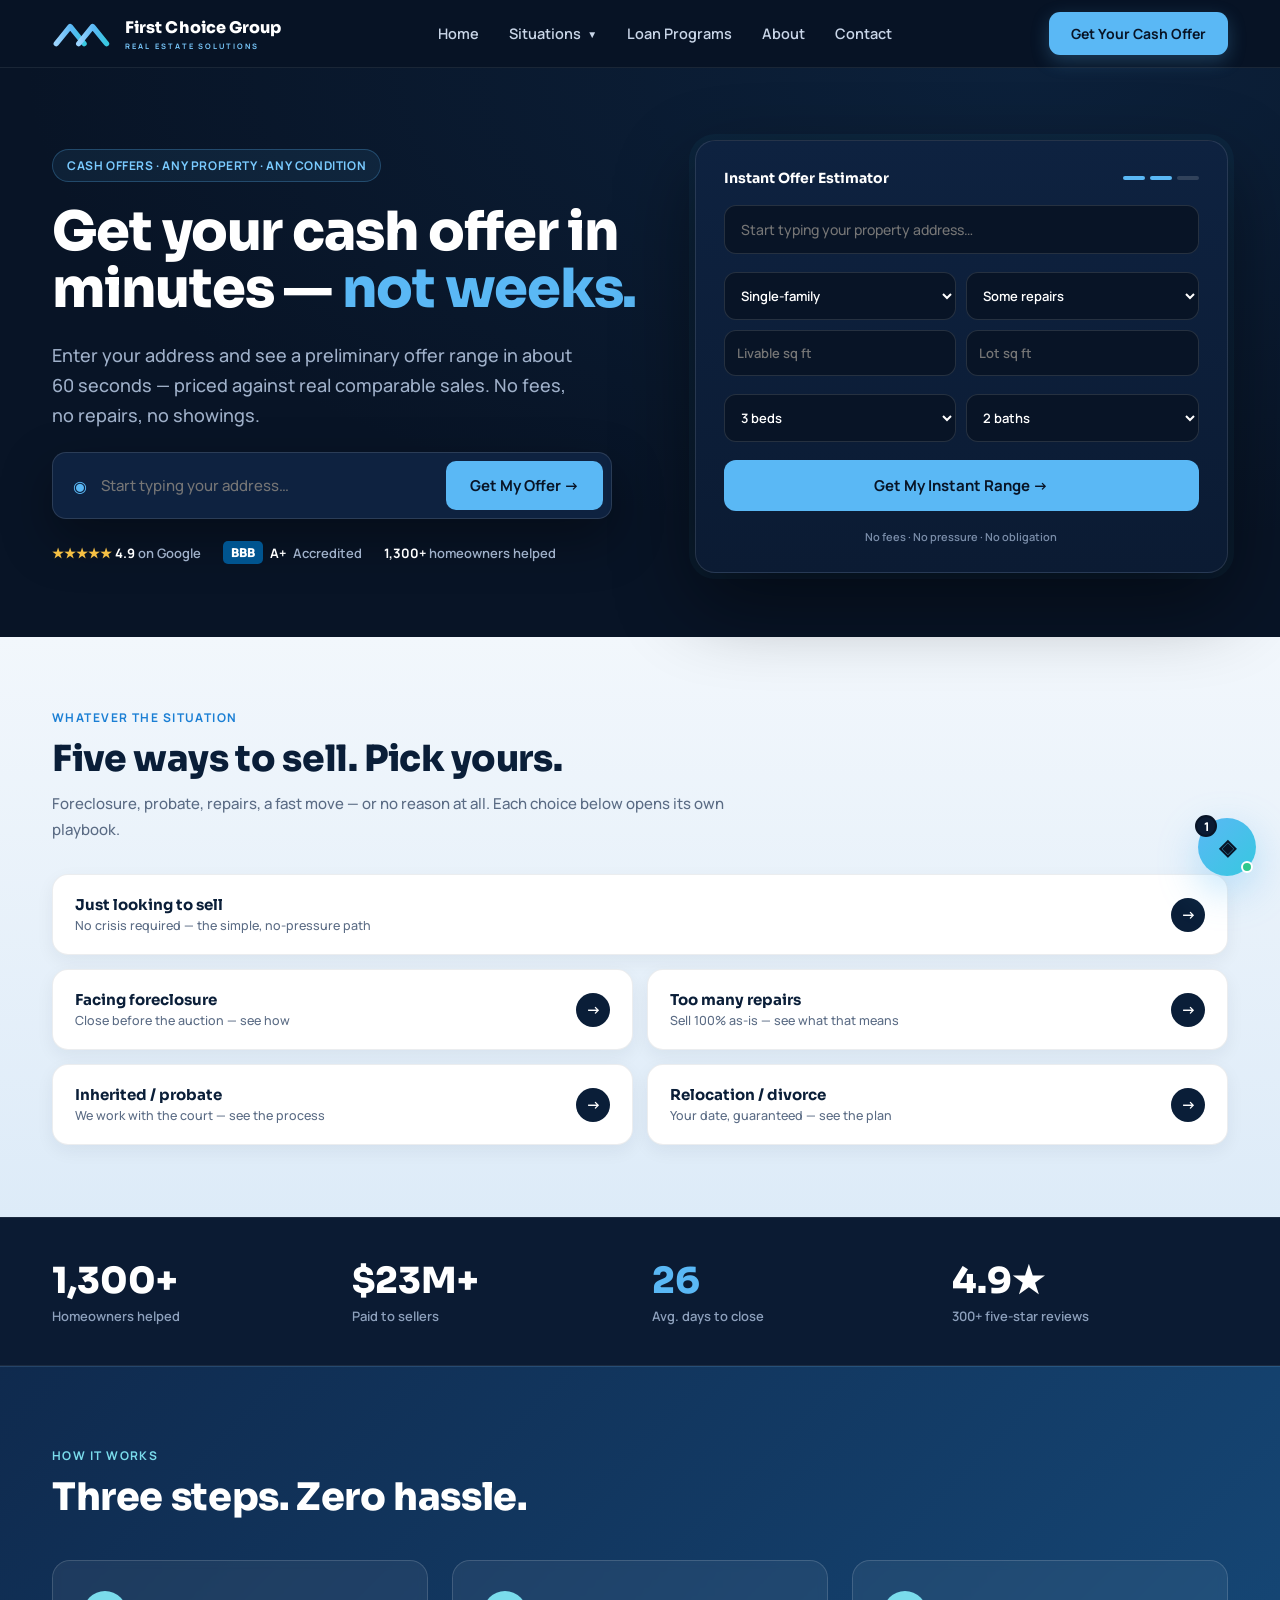
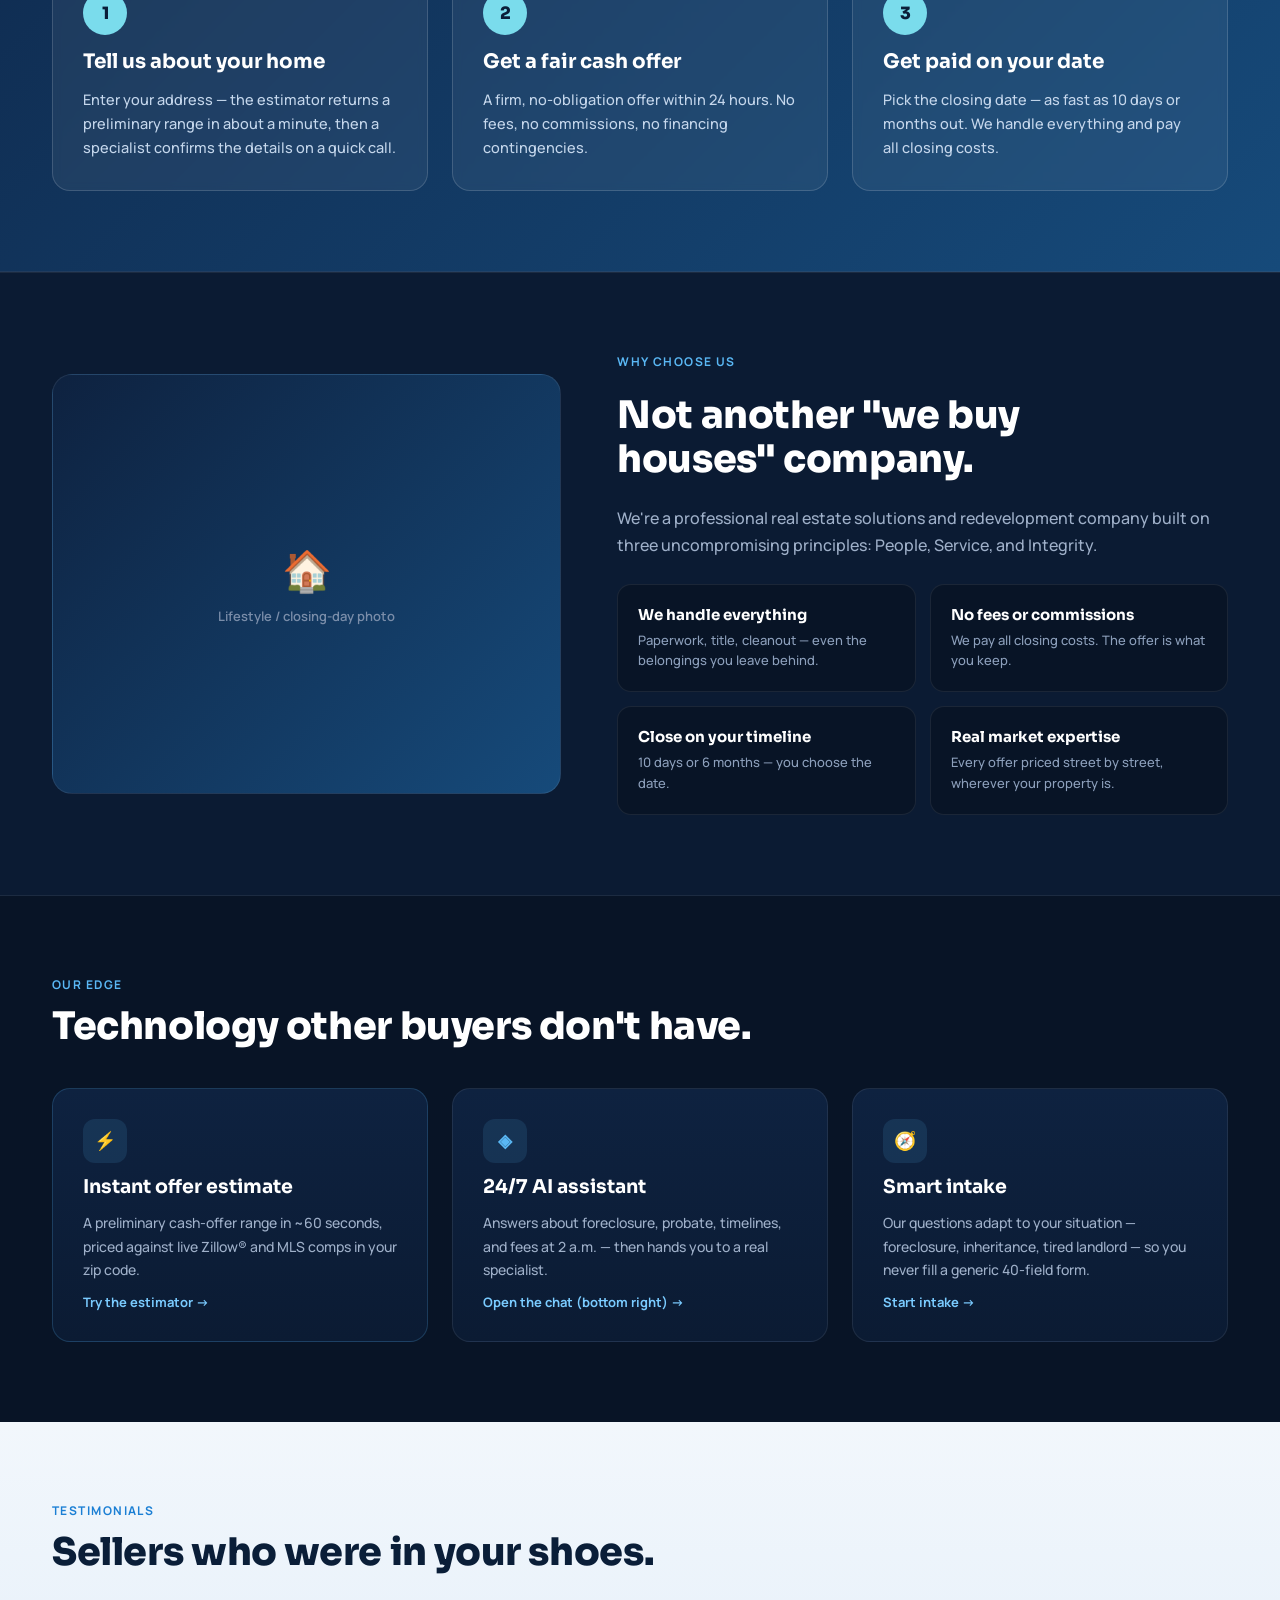
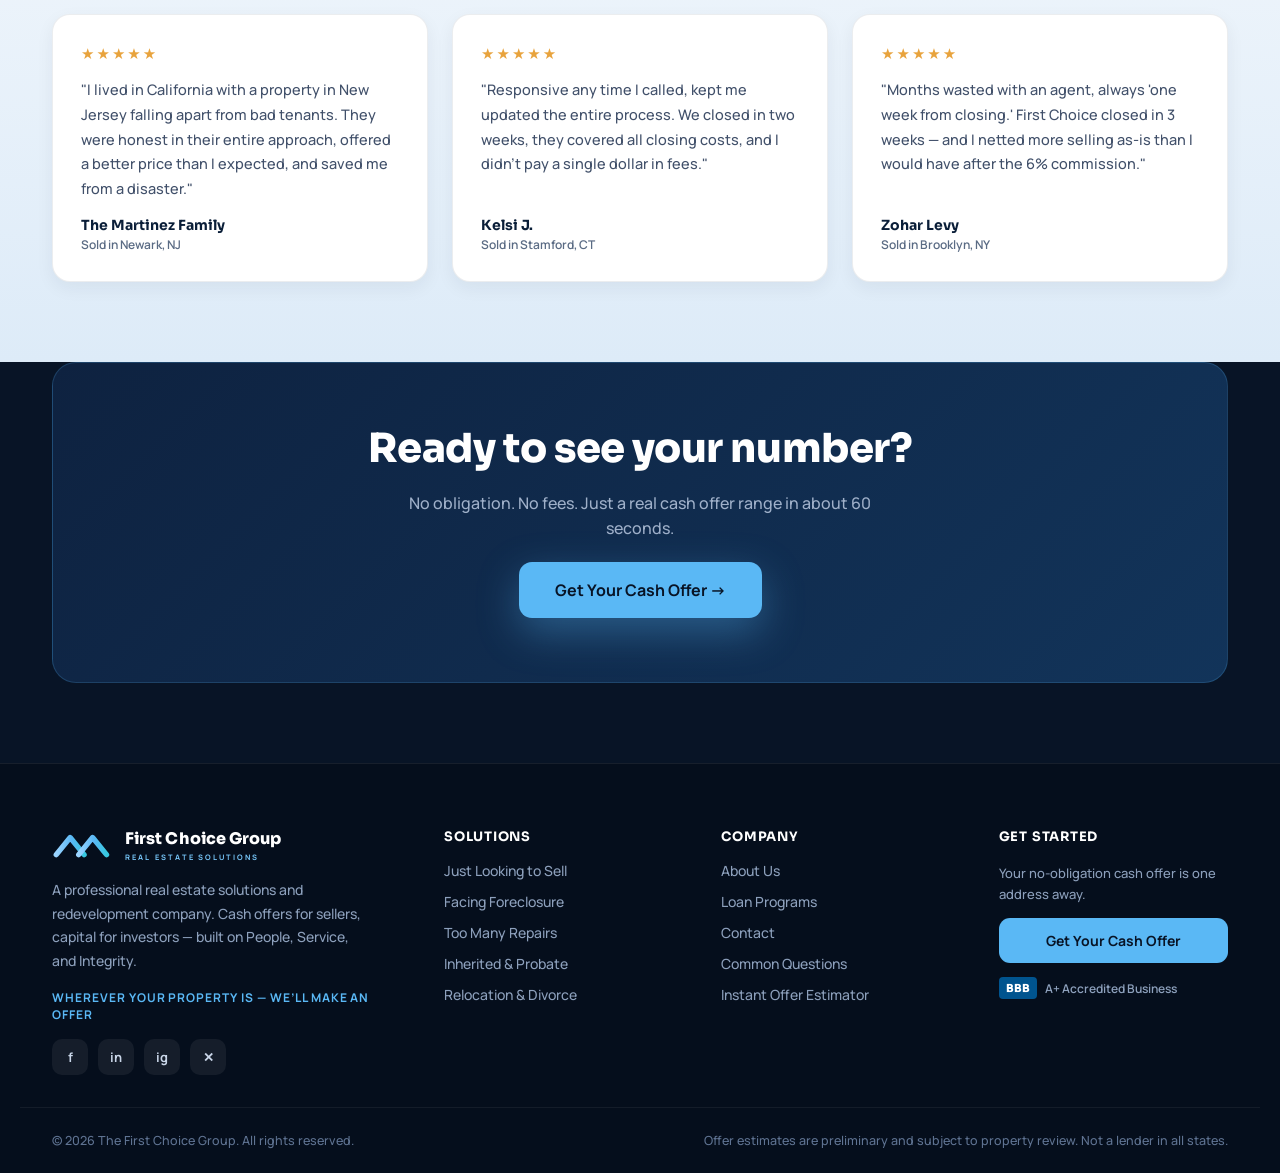
<file: site/index.html>
<!DOCTYPE html>
<html lang="en">
<head>
<meta charset="utf-8">
<meta name="viewport" content="width=device-width, initial-scale=1">
<title>The First Choice Group — Get Your Cash Offer in Minutes</title>
<meta name="description" content="Sell your house for cash — a preliminary offer range in about 60 seconds, priced against real comparable sales. No fees, no repairs, no showings.">
<link rel="preconnect" href="https://fonts.googleapis.com">
<link rel="preconnect" href="https://fonts.gstatic.com" crossorigin>
<link href="https://fonts.googleapis.com/css2?family=Sora:wght@400;500;600;700;800&family=Manrope:wght@400;500;600;700&display=swap" rel="stylesheet">
<link rel="stylesheet" href="assets/styles.css">
<link rel="icon" type="image/svg+xml" href="/favicon.svg">
<link rel="apple-touch-icon" href="/favicon.svg">
<meta name="theme-color" content="#081426">
</head>
<body>
<div id="site-nav"></div>

<!-- ================= HERO ================= -->
<div style="background:radial-gradient(1000px 480px at 80% 0%,#12345A66,transparent),#081426">
<div class="cols pad-sec" style="max-width:1240px;margin:0 auto;grid-template-columns:minmax(0,1.1fr) minmax(0,1fr);gap:56px;padding:72px 32px 64px;align-items:center">
  <div style="display:flex;flex-direction:column;gap:22px;animation:fadeUp .6s ease both">
    <div style="display:inline-flex;align-self:flex-start;align-items:center;gap:8px;border:1px solid #5AB8F544;background:#5AB8F514;color:#7ACBFF;font:700 12px 'Manrope',sans-serif;padding:7px 14px;border-radius:999px;letter-spacing:.05em">CASH OFFERS · ANY PROPERTY · ANY CONDITION</div>
    <h1 class="hero-title" style="margin:0;font:800 54px/1.07 'Sora',sans-serif;color:#fff;letter-spacing:-.02em;text-wrap:pretty">Get your cash offer in minutes — <span style="color:#5AB8F5">not weeks.</span></h1>
    <div style="font:500 18px/1.65 'Manrope',sans-serif;color:#9FB0C9;max-width:520px">Enter your address and see a preliminary offer range in about 60 seconds — priced against real comparable sales. No fees, no repairs, no showings.</div>
    <div style="display:flex;gap:8px;background:#0E2240;border:1px solid #ffffff1f;border-radius:14px;padding:8px;box-shadow:0 20px 50px rgba(0,0,0,.35);max-width:560px">
      <span style="align-self:center;color:#5AB8F5;padding-left:12px">&#9673;</span>
      <input id="top-address" data-addr placeholder="Start typing your address…" style="flex:1;background:transparent;border:none;outline:none;padding:0 6px;color:#fff;font:500 15px 'Manrope',sans-serif">
      <span id="top-go" data-hover="background:#7ACBFF" style="background:#5AB8F5;color:#081426;font:700 15px 'Manrope',sans-serif;padding:14px 24px;border-radius:10px;white-space:nowrap;cursor:pointer">Get My Offer →</span>
    </div>
    <div id="top-err" style="display:none;font:600 12.5px 'Manrope',sans-serif;color:#FF9B9B;margin-top:-14px">Please select your full property address to continue.</div>
    <div style="display:flex;gap:22px;align-items:center;font:600 13px 'Manrope',sans-serif;color:#9FB0C9;flex-wrap:wrap">
      <span><span style="color:#F5C044">★★★★★</span> <b style="color:#fff">4.9</b> on Google</span>
      <span style="display:flex;align-items:center;gap:7px"><span style="background:#00548F;color:#fff;font:800 12px 'Sora',sans-serif;padding:4px 8px;border-radius:5px">BBB</span><b style="color:#fff">A+</b> Accredited</span>
      <span><b style="color:#fff">1,300+</b> homeowners helped</span>
    </div>
  </div>

  <!-- Instant Offer Estimator card -->
  <div style="background:linear-gradient(180deg,#0E2240,#0B1B33);border:1px solid #ffffff1c;border-radius:20px;padding:28px;box-shadow:0 30px 80px rgba(0,0,0,.45),0 0 0 6px #37C8E00d;display:flex;flex-direction:column;gap:18px;animation:fadeUp .6s .15s ease both">
    <div style="display:flex;justify-content:space-between;align-items:center"><div style="font:700 14px 'Sora',sans-serif;color:#fff">Instant Offer Estimator</div><div style="display:flex;gap:5px"><span style="width:22px;height:4px;border-radius:2px;background:#5AB8F5"></span><span style="width:22px;height:4px;border-radius:2px;background:#5AB8F5"></span><span style="width:22px;height:4px;border-radius:2px;background:#ffffff26"></span></div></div>
    <input id="he-address" data-addr placeholder="Start typing your property address…" style="background:#081426;border:1px solid #ffffff1f;border-radius:12px;padding:14px 16px;font:500 14px 'Manrope',sans-serif;color:#fff;outline:none">
    <div id="he-err" style="display:none;font:600 12px 'Manrope',sans-serif;color:#FF9B9B;margin-top:-8px">Please select your full property address first.</div>
    <div style="display:grid;grid-template-columns:repeat(2,minmax(0,1fr));gap:10px">
      <select id="he-units" style="background:#081426;border:1px solid #ffffff1f;border-radius:12px;padding:13px 12px;font:600 13px 'Manrope',sans-serif;color:#fff;outline:none">
        <option value="1">Single-family</option><option value="0">Condo / townhome</option><option value="2">2 units</option><option value="3">3 units</option><option value="4">4 units</option><option value="5">5+ units</option>
      </select>
      <select id="he-cond" style="background:#081426;border:1px solid #ffffff1f;border-radius:12px;padding:13px 12px;font:600 13px 'Manrope',sans-serif;color:#fff;outline:none">
        <option value="1">Move-in ready</option><option value="0.88" selected>Some repairs</option><option value="0.74">Major repairs</option>
      </select>
      <input type="number" min="200" id="he-sqft" placeholder="Livable sq ft" style="background:#081426;border:1px solid #ffffff1f;border-radius:12px;padding:13px 12px;font:600 13px 'Manrope',sans-serif;color:#fff;outline:none">
      <input type="number" min="0" id="he-lot" placeholder="Lot sq ft" style="background:#081426;border:1px solid #ffffff1f;border-radius:12px;padding:13px 12px;font:600 13px 'Manrope',sans-serif;color:#fff;outline:none">
    </div>
    <div id="he-single" style="display:grid;grid-template-columns:repeat(2,minmax(0,1fr));gap:10px">
      <select id="he-beds" style="background:#081426;border:1px solid #ffffff1f;border-radius:12px;padding:13px 12px;font:600 13px 'Manrope',sans-serif;color:#fff;outline:none">
        <option value="1">1 bed</option><option value="2">2 beds</option><option value="3" selected>3 beds</option><option value="4">4 beds</option><option value="5">5+ beds</option>
      </select>
      <select id="he-baths" style="background:#081426;border:1px solid #ffffff1f;border-radius:12px;padding:13px 12px;font:600 13px 'Manrope',sans-serif;color:#fff;outline:none">
        <option value="1">1 bath</option><option value="1.5">1.5 baths</option><option value="2" selected>2 baths</option><option value="2.5">2.5 baths</option><option value="3">3+ baths</option>
      </select>
    </div>
    <div id="he-multi" style="display:none;flex-direction:column;gap:8px">
      <div style="font:700 10.5px 'Manrope',sans-serif;color:#7ADCEC;letter-spacing:.08em">BEDS &amp; BATHS PER UNIT</div>
      <div id="he-mix"></div>
    </div>
    <div id="he-result" style="display:none;flex-direction:column;gap:8px">
      <div style="border-top:1px dashed #ffffff1f;padding-top:16px;display:flex;flex-direction:column;gap:8px">
        <div style="font:600 11px 'Manrope',sans-serif;color:#7ADCEC;letter-spacing:.08em">PRELIMINARY CASH OFFER RANGE</div>
        <div style="font:800 34px 'Sora',sans-serif;color:#fff"><span id="he-lo"></span> – <span id="he-hi"></span></div>
        <div style="height:8px;border-radius:4px;background:#ffffff14;position:relative"><div style="position:absolute;left:18%;right:22%;top:0;bottom:0;border-radius:4px;background:linear-gradient(90deg,#37C8E0,#5AB8F5)"></div></div>
        <div style="display:flex;justify-content:space-between;font:600 11px 'Manrope',sans-serif;color:#9FB0C9"><span>Based on <span id="he-comps"></span> nearby comparable sales</span><span style="color:#8DA0BC">Preliminary — not an offer</span></div>
      </div>
      <a href="/estimator" style="font:700 13px 'Manrope',sans-serif;color:#7ACBFF;text-align:center;text-decoration:none">Refine it in the full estimator — condition, units, year built →</a>
    </div>
    <span id="he-run" data-hover="background:#7ACBFF" style="background:#5AB8F5;color:#081426;font:700 15px 'Manrope',sans-serif;padding:15px;border-radius:12px;text-align:center;cursor:pointer">Get My Instant Range →</span>
    <div id="he-big" style="display:none;flex-direction:column;gap:18px">
      <a href="/contact" data-hover="background:#7ACBFF;color:#081426" style="background:#5AB8F5;color:#081426;font:700 15px 'Manrope',sans-serif;padding:15px;border-radius:12px;text-align:center;text-decoration:none">Speak to a Specialist →</a>
      <div style="font:600 11.5px 'Manrope',sans-serif;color:#9FB0C9;text-align:center">5+ unit properties get a custom underwrite — a specialist will quote it personally within 24 hours.</div>
    </div>
    <div style="font:600 11px 'Manrope',sans-serif;color:#7A8DA9;text-align:center">No fees · No pressure · No obligation</div>
  </div>
</div>
</div>

<!-- ================= FIVE WAYS TO SELL ================= -->
<div style="background:linear-gradient(180deg,#F2F7FC,#DDEBF8)">
<div class="pad-sec" style="max-width:1240px;margin:0 auto;padding:72px 32px;display:flex;flex-direction:column;gap:32px">
  <div style="display:flex;flex-direction:column;gap:12px;max-width:720px">
    <div style="font:700 12px 'Manrope',sans-serif;color:#1B7FD4;letter-spacing:.12em">WHATEVER THE SITUATION</div>
    <h2 class="sec-title" style="margin:0;font:800 36px/1.15 'Sora',sans-serif;color:#0A1E38;letter-spacing:-.01em;text-wrap:pretty">Five ways to sell. Pick yours.</h2>
    <div style="font:500 15px/1.7 'Manrope',sans-serif;color:#5A6B84">Foreclosure, probate, repairs, a fast move — or no reason at all. Each choice below opens its own playbook.</div>
  </div>
  <div class="cols" style="grid-template-columns:repeat(2,minmax(0,1fr));gap:14px">
    <a href="/just-selling" data-hover="border:1px solid #1B7FD4;transform:translateY(-2px)" style="grid-column:1/-1;background:#fff;border:1px solid #0A1E3814;border-radius:16px;padding:20px 22px;display:flex;align-items:center;justify-content:space-between;gap:14px;text-decoration:none;box-shadow:0 6px 18px rgba(10,30,56,.06)"><span style="display:flex;flex-direction:column;gap:3px"><span style="font:700 15px 'Sora',sans-serif;color:#0A1E38">Just looking to sell</span><span style="font:500 12.5px 'Manrope',sans-serif;color:#5A6B84">No crisis required — the simple, no-pressure path</span></span><span style="width:34px;height:34px;border-radius:50%;background:#0A1E38;color:#fff;display:flex;align-items:center;justify-content:center;font:700 15px 'Manrope',sans-serif;flex-shrink:0">→</span></a>
    <a href="/foreclosure" data-hover="border:1px solid #1B7FD4;transform:translateY(-2px)" style="background:#fff;border:1px solid #0A1E3814;border-radius:16px;padding:20px 22px;display:flex;align-items:center;justify-content:space-between;gap:14px;text-decoration:none;box-shadow:0 6px 18px rgba(10,30,56,.06)"><span style="display:flex;flex-direction:column;gap:3px"><span style="font:700 15px 'Sora',sans-serif;color:#0A1E38">Facing foreclosure</span><span style="font:500 12.5px 'Manrope',sans-serif;color:#5A6B84">Close before the auction — see how</span></span><span style="width:34px;height:34px;border-radius:50%;background:#0A1E38;color:#fff;display:flex;align-items:center;justify-content:center;font:700 15px 'Manrope',sans-serif;flex-shrink:0">→</span></a>
    <a href="/repairs" data-hover="border:1px solid #1B7FD4;transform:translateY(-2px)" style="background:#fff;border:1px solid #0A1E3814;border-radius:16px;padding:20px 22px;display:flex;align-items:center;justify-content:space-between;gap:14px;text-decoration:none;box-shadow:0 6px 18px rgba(10,30,56,.06)"><span style="display:flex;flex-direction:column;gap:3px"><span style="font:700 15px 'Sora',sans-serif;color:#0A1E38">Too many repairs</span><span style="font:500 12.5px 'Manrope',sans-serif;color:#5A6B84">Sell 100% as-is — see what that means</span></span><span style="width:34px;height:34px;border-radius:50%;background:#0A1E38;color:#fff;display:flex;align-items:center;justify-content:center;font:700 15px 'Manrope',sans-serif;flex-shrink:0">→</span></a>
    <a href="/probate" data-hover="border:1px solid #1B7FD4;transform:translateY(-2px)" style="background:#fff;border:1px solid #0A1E3814;border-radius:16px;padding:20px 22px;display:flex;align-items:center;justify-content:space-between;gap:14px;text-decoration:none;box-shadow:0 6px 18px rgba(10,30,56,.06)"><span style="display:flex;flex-direction:column;gap:3px"><span style="font:700 15px 'Sora',sans-serif;color:#0A1E38">Inherited / probate</span><span style="font:500 12.5px 'Manrope',sans-serif;color:#5A6B84">We work with the court — see the process</span></span><span style="width:34px;height:34px;border-radius:50%;background:#0A1E38;color:#fff;display:flex;align-items:center;justify-content:center;font:700 15px 'Manrope',sans-serif;flex-shrink:0">→</span></a>
    <a href="/relocation" data-hover="border:1px solid #1B7FD4;transform:translateY(-2px)" style="background:#fff;border:1px solid #0A1E3814;border-radius:16px;padding:20px 22px;display:flex;align-items:center;justify-content:space-between;gap:14px;text-decoration:none;box-shadow:0 6px 18px rgba(10,30,56,.06)"><span style="display:flex;flex-direction:column;gap:3px"><span style="font:700 15px 'Sora',sans-serif;color:#0A1E38">Relocation / divorce</span><span style="font:500 12.5px 'Manrope',sans-serif;color:#5A6B84">Your date, guaranteed — see the plan</span></span><span style="width:34px;height:34px;border-radius:50%;background:#0A1E38;color:#fff;display:flex;align-items:center;justify-content:center;font:700 15px 'Manrope',sans-serif;flex-shrink:0">→</span></a>
  </div>
</div>
</div>

<!-- ================= STAT BAND ================= -->
<div style="border-top:1px solid #ffffff12;border-bottom:1px solid #ffffff12;background:#0B1B33">
<div class="cols-2up pad-sec" style="max-width:1240px;margin:0 auto;grid-template-columns:repeat(4,minmax(0,1fr));gap:24px;padding:40px 32px">
  <div style="display:flex;flex-direction:column;gap:4px"><div style="font:800 36px 'Sora',sans-serif;color:#fff">1,300+</div><div style="font:600 13px 'Manrope',sans-serif;color:#8DA0BC">Homeowners helped</div></div>
  <div style="display:flex;flex-direction:column;gap:4px"><div style="font:800 36px 'Sora',sans-serif;color:#fff">$23M+</div><div style="font:600 13px 'Manrope',sans-serif;color:#8DA0BC">Paid to sellers</div></div>
  <div style="display:flex;flex-direction:column;gap:4px"><div style="font:800 36px 'Sora',sans-serif;color:#5AB8F5">26</div><div style="font:600 13px 'Manrope',sans-serif;color:#8DA0BC">Avg. days to close</div></div>
  <div style="display:flex;flex-direction:column;gap:4px"><div style="font:800 36px 'Sora',sans-serif;color:#fff">4.9★</div><div style="font:600 13px 'Manrope',sans-serif;color:#8DA0BC">300+ five-star reviews</div></div>
</div>
</div>

<!-- ================= HOW IT WORKS ================= -->
<div style="background:linear-gradient(135deg,#0F2A4E,#164A7A);border-top:1px solid #ffffff14;border-bottom:1px solid #ffffff14">
<div class="pad-sec" style="max-width:1240px;margin:0 auto;padding:80px 32px;display:flex;flex-direction:column;gap:40px">
  <div style="display:flex;flex-direction:column;gap:12px;max-width:640px">
    <div style="font:700 12px 'Manrope',sans-serif;color:#7ADCEC;letter-spacing:.12em">HOW IT WORKS</div>
    <h2 class="sec-title" style="margin:0;font:800 38px/1.15 'Sora',sans-serif;color:#fff;letter-spacing:-.01em">Three steps. Zero hassle.</h2>
  </div>
  <div class="cols" style="grid-template-columns:repeat(3,minmax(0,1fr));gap:24px">
    <div style="background:#ffffff0f;border:1px solid #ffffff26;border-radius:18px;padding:30px;display:flex;flex-direction:column;gap:14px;backdrop-filter:blur(4px)"><div style="width:44px;height:44px;border-radius:50%;background:#7ADCEC;color:#0A1E38;display:flex;align-items:center;justify-content:center;font:800 17px 'Sora',sans-serif">1</div><div style="font:700 20px 'Sora',sans-serif;color:#fff">Tell us about your home</div><div style="font:500 14.5px/1.65 'Manrope',sans-serif;color:#C5D7EC">Enter your address — the estimator returns a preliminary range in about a minute, then a specialist confirms the details on a quick call.</div></div>
    <div style="background:#ffffff0f;border:1px solid #ffffff26;border-radius:18px;padding:30px;display:flex;flex-direction:column;gap:14px;backdrop-filter:blur(4px)"><div style="width:44px;height:44px;border-radius:50%;background:#7ADCEC;color:#0A1E38;display:flex;align-items:center;justify-content:center;font:800 17px 'Sora',sans-serif">2</div><div style="font:700 20px 'Sora',sans-serif;color:#fff">Get a fair cash offer</div><div style="font:500 14.5px/1.65 'Manrope',sans-serif;color:#C5D7EC">A firm, no-obligation offer within 24 hours. No fees, no commissions, no financing contingencies.</div></div>
    <div style="background:#ffffff0f;border:1px solid #ffffff26;border-radius:18px;padding:30px;display:flex;flex-direction:column;gap:14px;backdrop-filter:blur(4px)"><div style="width:44px;height:44px;border-radius:50%;background:#7ADCEC;color:#0A1E38;display:flex;align-items:center;justify-content:center;font:800 17px 'Sora',sans-serif">3</div><div style="font:700 20px 'Sora',sans-serif;color:#fff">Get paid on your date</div><div style="font:500 14.5px/1.65 'Manrope',sans-serif;color:#C5D7EC">Pick the closing date — as fast as 10 days or months out. We handle everything and pay all closing costs.</div></div>
  </div>
</div>
</div>

<!-- ================= WHY CHOOSE US ================= -->
<div style="background:#0B1B33;border-top:1px solid #ffffff12;border-bottom:1px solid #ffffff12">
<div class="cols pad-sec" style="max-width:1240px;margin:0 auto;padding:80px 32px;grid-template-columns:minmax(0,1fr) minmax(0,1.2fr);gap:56px;align-items:center">
  <div style="position:relative;height:420px;border-radius:20px;overflow:hidden;background:linear-gradient(135deg,#0E2240,#164A7A);display:flex;align-items:center;justify-content:center;border:1px solid #ffffff14">
    <div style="display:flex;flex-direction:column;align-items:center;gap:10px;color:#5AB8F5;text-align:center;padding:24px">
      <span style="font-size:40px">&#127968;</span>
      <span style="font:600 13px 'Manrope',sans-serif;color:#7A8DA9">Lifestyle / closing-day photo</span>
    </div>
  </div>
  <div style="display:flex;flex-direction:column;gap:24px">
    <div style="font:700 12px 'Manrope',sans-serif;color:#5AB8F5;letter-spacing:.12em">WHY CHOOSE US</div>
    <h2 class="sec-title" style="margin:0;font:800 38px/1.15 'Sora',sans-serif;color:#fff;letter-spacing:-.01em;text-wrap:pretty">Not another "we buy houses" company.</h2>
    <div style="font:500 16px/1.7 'Manrope',sans-serif;color:#9FB0C9">We're a professional real estate solutions and redevelopment company built on three uncompromising principles: People, Service, and Integrity.</div>
    <div class="cols-2up" style="grid-template-columns:repeat(2,minmax(0,1fr));gap:14px">
      <div style="background:#081426;border:1px solid #ffffff14;border-radius:14px;padding:20px;display:flex;flex-direction:column;gap:6px"><div style="font:700 15px 'Sora',sans-serif;color:#fff">We handle everything</div><div style="font:500 13px/1.6 'Manrope',sans-serif;color:#8DA0BC">Paperwork, title, cleanout — even the belongings you leave behind.</div></div>
      <div style="background:#081426;border:1px solid #ffffff14;border-radius:14px;padding:20px;display:flex;flex-direction:column;gap:6px"><div style="font:700 15px 'Sora',sans-serif;color:#fff">No fees or commissions</div><div style="font:500 13px/1.6 'Manrope',sans-serif;color:#8DA0BC">We pay all closing costs. The offer is what you keep.</div></div>
      <div style="background:#081426;border:1px solid #ffffff14;border-radius:14px;padding:20px;display:flex;flex-direction:column;gap:6px"><div style="font:700 15px 'Sora',sans-serif;color:#fff">Close on your timeline</div><div style="font:500 13px/1.6 'Manrope',sans-serif;color:#8DA0BC">10 days or 6 months — you choose the date.</div></div>
      <div style="background:#081426;border:1px solid #ffffff14;border-radius:14px;padding:20px;display:flex;flex-direction:column;gap:6px"><div style="font:700 15px 'Sora',sans-serif;color:#fff">Real market expertise</div><div style="font:500 13px/1.6 'Manrope',sans-serif;color:#8DA0BC">Every offer priced street by street, wherever your property is.</div></div>
    </div>
  </div>
</div>
</div>

<!-- ================= OUR EDGE ================= -->
<div class="pad-sec" style="max-width:1240px;margin:0 auto;padding:80px 32px;display:flex;flex-direction:column;gap:40px">
  <div style="display:flex;justify-content:space-between;align-items:end;gap:24px;flex-wrap:wrap">
    <div style="display:flex;flex-direction:column;gap:12px"><div style="font:700 12px 'Manrope',sans-serif;color:#5AB8F5;letter-spacing:.12em">OUR EDGE</div><h2 class="sec-title" style="margin:0;font:800 38px/1.15 'Sora',sans-serif;color:#fff;letter-spacing:-.01em">Technology other buyers don't have.</h2></div>
  </div>
  <div class="cols" style="grid-template-columns:repeat(3,minmax(0,1fr));gap:24px">
    <a href="/estimator" data-hover="border:1px solid #5AB8F588;transform:translateY(-3px)" style="background:linear-gradient(180deg,#0E2240,#0B1B33);border:1px solid #5AB8F533;border-radius:18px;padding:30px;display:flex;flex-direction:column;gap:12px;text-decoration:none"><div style="width:44px;height:44px;border-radius:12px;background:#5AB8F51f;display:flex;align-items:center;justify-content:center;color:#5AB8F5;font:800 18px 'Sora',sans-serif">⚡</div><div style="font:700 19px 'Sora',sans-serif;color:#fff">Instant offer estimate</div><div style="font:500 14px/1.65 'Manrope',sans-serif;color:#9FB0C9">A preliminary cash-offer range in ~60 seconds, priced against live Zillow® and MLS comps in your zip code.</div><div style="font:700 13px 'Manrope',sans-serif;color:#7ACBFF;margin-top:auto">Try the estimator →</div></a>
    <div style="background:linear-gradient(180deg,#0E2240,#0B1B33);border:1px solid #ffffff14;border-radius:18px;padding:30px;display:flex;flex-direction:column;gap:12px"><div style="width:44px;height:44px;border-radius:12px;background:#5AB8F51f;display:flex;align-items:center;justify-content:center;color:#5AB8F5;font:800 18px 'Sora',sans-serif">&#9672;</div><div style="font:700 19px 'Sora',sans-serif;color:#fff">24/7 AI assistant</div><div style="font:500 14px/1.65 'Manrope',sans-serif;color:#9FB0C9">Answers about foreclosure, probate, timelines, and fees at 2 a.m. — then hands you to a real specialist.</div><div style="font:700 13px 'Manrope',sans-serif;color:#7ACBFF;margin-top:auto">Open the chat (bottom right) →</div></div>
    <a href="/offer" data-hover="border:1px solid #5AB8F588;transform:translateY(-3px)" style="background:linear-gradient(180deg,#0E2240,#0B1B33);border:1px solid #ffffff14;border-radius:18px;padding:30px;display:flex;flex-direction:column;gap:12px;text-decoration:none"><div style="width:44px;height:44px;border-radius:12px;background:#5AB8F51f;display:flex;align-items:center;justify-content:center;color:#5AB8F5;font:800 18px 'Sora',sans-serif">&#129517;</div><div style="font:700 19px 'Sora',sans-serif;color:#fff">Smart intake</div><div style="font:500 14px/1.65 'Manrope',sans-serif;color:#9FB0C9">Our questions adapt to your situation — foreclosure, inheritance, tired landlord — so you never fill a generic 40-field form.</div><div style="font:700 13px 'Manrope',sans-serif;color:#7ACBFF;margin-top:auto">Start intake →</div></a>
  </div>
</div>

<!-- ================= TESTIMONIALS ================= -->
<div style="background:linear-gradient(180deg,#F2F7FC,#DDEBF8)">
<div class="pad-sec" style="max-width:1240px;margin:0 auto;padding:80px 32px;display:flex;flex-direction:column;gap:40px">
  <div style="display:flex;flex-direction:column;gap:12px"><div style="font:700 12px 'Manrope',sans-serif;color:#1B7FD4;letter-spacing:.12em">TESTIMONIALS</div><h2 class="sec-title" style="margin:0;font:800 38px/1.15 'Sora',sans-serif;color:#0A1E38;letter-spacing:-.01em">Sellers who were in your shoes.</h2></div>
  <div class="cols" style="grid-template-columns:repeat(3,minmax(0,1fr));gap:24px">
    <div style="background:#fff;border:1px solid #0A1E3814;border-radius:18px;padding:28px;display:flex;flex-direction:column;gap:14px;box-shadow:0 6px 18px rgba(10,30,56,.06)"><div style="color:#E8A33D;font-size:15px;letter-spacing:2px">★★★★★</div><div style="font:500 14.5px/1.7 'Manrope',sans-serif;color:#41506A">"I lived in California with a property in New Jersey falling apart from bad tenants. They were honest in their entire approach, offered a better price than I expected, and saved me from a disaster."</div><div style="margin-top:auto;display:flex;flex-direction:column;gap:2px"><div style="font:700 14px 'Sora',sans-serif;color:#0A1E38">The Martinez Family</div><div style="font:600 12px 'Manrope',sans-serif;color:#5A6B84">Sold in Newark, NJ</div></div></div>
    <div style="background:#fff;border:1px solid #0A1E3814;border-radius:18px;padding:28px;display:flex;flex-direction:column;gap:14px;box-shadow:0 6px 18px rgba(10,30,56,.06)"><div style="color:#E8A33D;font-size:15px;letter-spacing:2px">★★★★★</div><div style="font:500 14.5px/1.7 'Manrope',sans-serif;color:#41506A">"Responsive any time I called, kept me updated the entire process. We closed in two weeks, they covered all closing costs, and I didn't pay a single dollar in fees."</div><div style="margin-top:auto;display:flex;flex-direction:column;gap:2px"><div style="font:700 14px 'Sora',sans-serif;color:#0A1E38">Kelsi J.</div><div style="font:600 12px 'Manrope',sans-serif;color:#5A6B84">Sold in Stamford, CT</div></div></div>
    <div style="background:#fff;border:1px solid #0A1E3814;border-radius:18px;padding:28px;display:flex;flex-direction:column;gap:14px;box-shadow:0 6px 18px rgba(10,30,56,.06)"><div style="color:#E8A33D;font-size:15px;letter-spacing:2px">★★★★★</div><div style="font:500 14.5px/1.7 'Manrope',sans-serif;color:#41506A">"Months wasted with an agent, always 'one week from closing.' First Choice closed in 3 weeks — and I netted more selling as-is than I would have after the 6% commission."</div><div style="margin-top:auto;display:flex;flex-direction:column;gap:2px"><div style="font:700 14px 'Sora',sans-serif;color:#0A1E38">Zohar Levy</div><div style="font:600 12px 'Manrope',sans-serif;color:#5A6B84">Sold in Brooklyn, NY</div></div></div>
  </div>
</div>
</div>

<!-- ================= FINAL CTA ================= -->
<div class="pad-sec" style="max-width:1240px;margin:0 auto;padding:0 32px 80px">
  <div style="background:linear-gradient(135deg,#0E2240,#12345A);border:1px solid #5AB8F533;border-radius:24px;padding:64px;display:flex;flex-direction:column;align-items:center;gap:20px;text-align:center">
    <h2 style="margin:0;font:800 40px/1.1 'Sora',sans-serif;color:#fff;letter-spacing:-.01em;max-width:640px;text-wrap:pretty">Ready to see your number?</h2>
    <div style="font:500 16px/1.6 'Manrope',sans-serif;color:#9FB0C9;max-width:520px">No obligation. No fees. Just a real cash offer range in about 60 seconds.</div>
    <a href="/offer" data-hover="background:#7ACBFF;color:#081426" style="background:#5AB8F5;color:#081426;font:700 16px 'Manrope',sans-serif;padding:17px 36px;border-radius:13px;text-decoration:none;box-shadow:0 14px 40px rgba(90,184,245,.35)">Get Your Cash Offer →</a>
  </div>
</div>

<div id="site-footer"></div>

<script>
(function () {
  function logLead(address, source) {
    try {
      var leads = JSON.parse(localStorage.getItem('fc-crm-leads') || '[]');
      leads.push({ address: address, source: source, ts: new Date().toISOString() });
      localStorage.setItem('fc-crm-leads', JSON.stringify(leads)); // CRM sync point — swap for real endpoint
    } catch (e) {}
  }

  // -- Top hero address bar -> comprehensive intake form (requires full address) --
  var topAddr = document.getElementById('top-address');
  var topErr = document.getElementById('top-err');
  function goEstimate() {
    if (!window.FCG || !FCG.addressValid(topAddr)) { if (topErr) topErr.style.display = 'block'; topAddr.focus(); return; }
    if (topErr) topErr.style.display = 'none';
    var a = topAddr.value.trim();
    logLead(a, 'hero-address-bar');
    try { localStorage.setItem('fc-prefill-address', a); } catch (e) {}
    window.location.href = '/offer';
  }
  document.getElementById('top-go').addEventListener('click', goEstimate);
  topAddr.addEventListener('keydown', function (e) { if (e.key === 'Enter') goEstimate(); });
  topAddr.addEventListener('change', function () { if (topErr) topErr.style.display = 'none'; });

  // -- Instant offer estimator card --
  var heErr = document.getElementById('he-err');
  var els = {
    addr: document.getElementById('he-address'),
    units: document.getElementById('he-units'),
    cond: document.getElementById('he-cond'),
    sqft: document.getElementById('he-sqft'),
    lot: document.getElementById('he-lot'),
    beds: document.getElementById('he-beds'),
    baths: document.getElementById('he-baths'),
    single: document.getElementById('he-single'),
    multi: document.getElementById('he-multi'),
    mix: document.getElementById('he-mix'),
    result: document.getElementById('he-result'),
    lo: document.getElementById('he-lo'),
    hi: document.getElementById('he-hi'),
    comps: document.getElementById('he-comps'),
    run: document.getElementById('he-run'),
    big: document.getElementById('he-big')
  };
  var ran = false;

  function bedOpts(sel) {
    return '<option value="1"' + (sel === '1' ? ' selected' : '') + '>1 bed</option>' +
      '<option value="2"' + (sel === '2' ? ' selected' : '') + '>2 beds</option>' +
      '<option value="3"' + (sel === '3' ? ' selected' : '') + '>3 beds</option>' +
      '<option value="4"' + (sel === '4' ? ' selected' : '') + '>4 beds</option>' +
      '<option value="5"' + (sel === '5' ? ' selected' : '') + '>5+ beds</option>';
  }
  function bathOpts(sel) {
    return '<option value="1"' + (sel === '1' ? ' selected' : '') + '>1 bath</option>' +
      '<option value="1.5"' + (sel === '1.5' ? ' selected' : '') + '>1.5 baths</option>' +
      '<option value="2"' + (sel === '2' ? ' selected' : '') + '>2 baths</option>' +
      '<option value="2.5"' + (sel === '2.5' ? ' selected' : '') + '>2.5 baths</option>' +
      '<option value="3"' + (sel === '3' ? ' selected' : '') + '>3+ baths</option>';
  }

  function buildMix(n) {
    var count = Math.min(n, 4);
    var html = '';
    for (var i = 0; i < count; i++) {
      html += '<div style="display:grid;grid-template-columns:60px minmax(0,1fr) minmax(0,1fr);gap:8px;align-items:center;margin-bottom:8px">' +
        '<span style="font:700 12px \'Sora\',sans-serif;color:#9FB0C9">Unit ' + (i + 1) + '</span>' +
        '<select data-mix="beds" style="background:#081426;border:1px solid #ffffff1f;border-radius:10px;padding:10px 12px;font:600 12.5px \'Manrope\',sans-serif;color:#fff;outline:none">' + bedOpts('2') + '</select>' +
        '<select data-mix="baths" style="background:#081426;border:1px solid #ffffff1f;border-radius:10px;padding:10px 12px;font:600 12.5px \'Manrope\',sans-serif;color:#fff;outline:none">' + bathOpts('1') + '</select>' +
        '</div>';
    }
    els.mix.innerHTML = html;
    els.mix.querySelectorAll('select').forEach(function (s) {
      s.addEventListener('change', clearResult);
    });
  }

  function syncLayout() {
    var n = parseInt(els.units.value, 10);
    var multi = n >= 2;
    var big = els.units.value === '5';
    els.single.style.display = multi ? 'none' : 'grid';
    els.multi.style.display = multi ? 'flex' : 'none';
    els.run.style.display = big ? 'none' : 'block';
    els.big.style.display = big ? 'flex' : 'none';
    if (multi && els.mix.children.length === 0) buildMix(n);
    if (!multi) els.mix.innerHTML = '';
  }

  function clearResult() {
    els.result.style.display = 'none';
  }

  function onUnits() {
    var n = parseInt(els.units.value, 10);
    if (n >= 2) buildMix(n); else els.mix.innerHTML = '';
    clearResult();
    syncLayout();
  }

  function run() {
    if (!window.FCG || !FCG.addressValid(els.addr)) { if (heErr) heErr.style.display = 'block'; els.addr.focus(); return; }
    if (heErr) heErr.style.display = 'none';
    var sqft = Math.min(20000, Math.max(300, parseInt(els.sqft.value, 10) || 1500));
    var cf = parseFloat(els.cond.value), n = parseInt(els.units.value, 10);
    var beds, baths, uf;
    if (n >= 2) {
      var mixBeds = els.mix.querySelectorAll('[data-mix="beds"]');
      var mixBaths = els.mix.querySelectorAll('[data-mix="baths"]');
      beds = 0; baths = 0;
      mixBeds.forEach(function (s) { beds += parseInt(s.value, 10); });
      mixBaths.forEach(function (s) { baths += parseFloat(s.value); });
      uf = ({ 2: 1.12, 3: 1.22, 4: 1.28, 5: 1.3 })[n] || 1.3;
    } else {
      beds = parseInt(els.beds.value, 10);
      baths = parseFloat(els.baths.value);
      uf = els.units.value === '0' ? 0.92 : 1.0;
    }
    var lot = parseInt(els.lot.value, 10) || 0;
    var lotAdj = 1 + Math.min(0.1, Math.max(0, (lot - 4000) / 100000));
    var val = sqft * 218 * cf * uf * lotAdj * (1 + Math.max(0, beds - 2) * 0.02) * (1 + Math.max(0, baths - 2) * 0.015);
    var rnd = function (x) { return '$' + (Math.round(x / 1000) * 1000).toLocaleString(); };
    // Cash-buyer range: ~70% of estimated market value (kept realistic, never
    // presented as our final offer).
    var cash = val * 0.70;
    els.lo.textContent = rnd(cash * 0.95);
    els.hi.textContent = rnd(cash * 1.06);
    els.comps.textContent = 6 + (sqft % 9);
    els.result.style.display = 'flex';
    ran = true;
    els.run.textContent = 'Update My Range →';
  }

  ['he-address', 'he-cond', 'he-sqft', 'he-lot', 'he-beds', 'he-baths'].forEach(function (id) {
    var el = document.getElementById(id);
    if (el) el.addEventListener('change', clearResult);
  });
  els.units.addEventListener('change', onUnits);
  els.run.addEventListener('click', run);

  syncLayout();
})();
</script>
<script src="assets/site.js" defer></script>
</body>
</html>
</file>
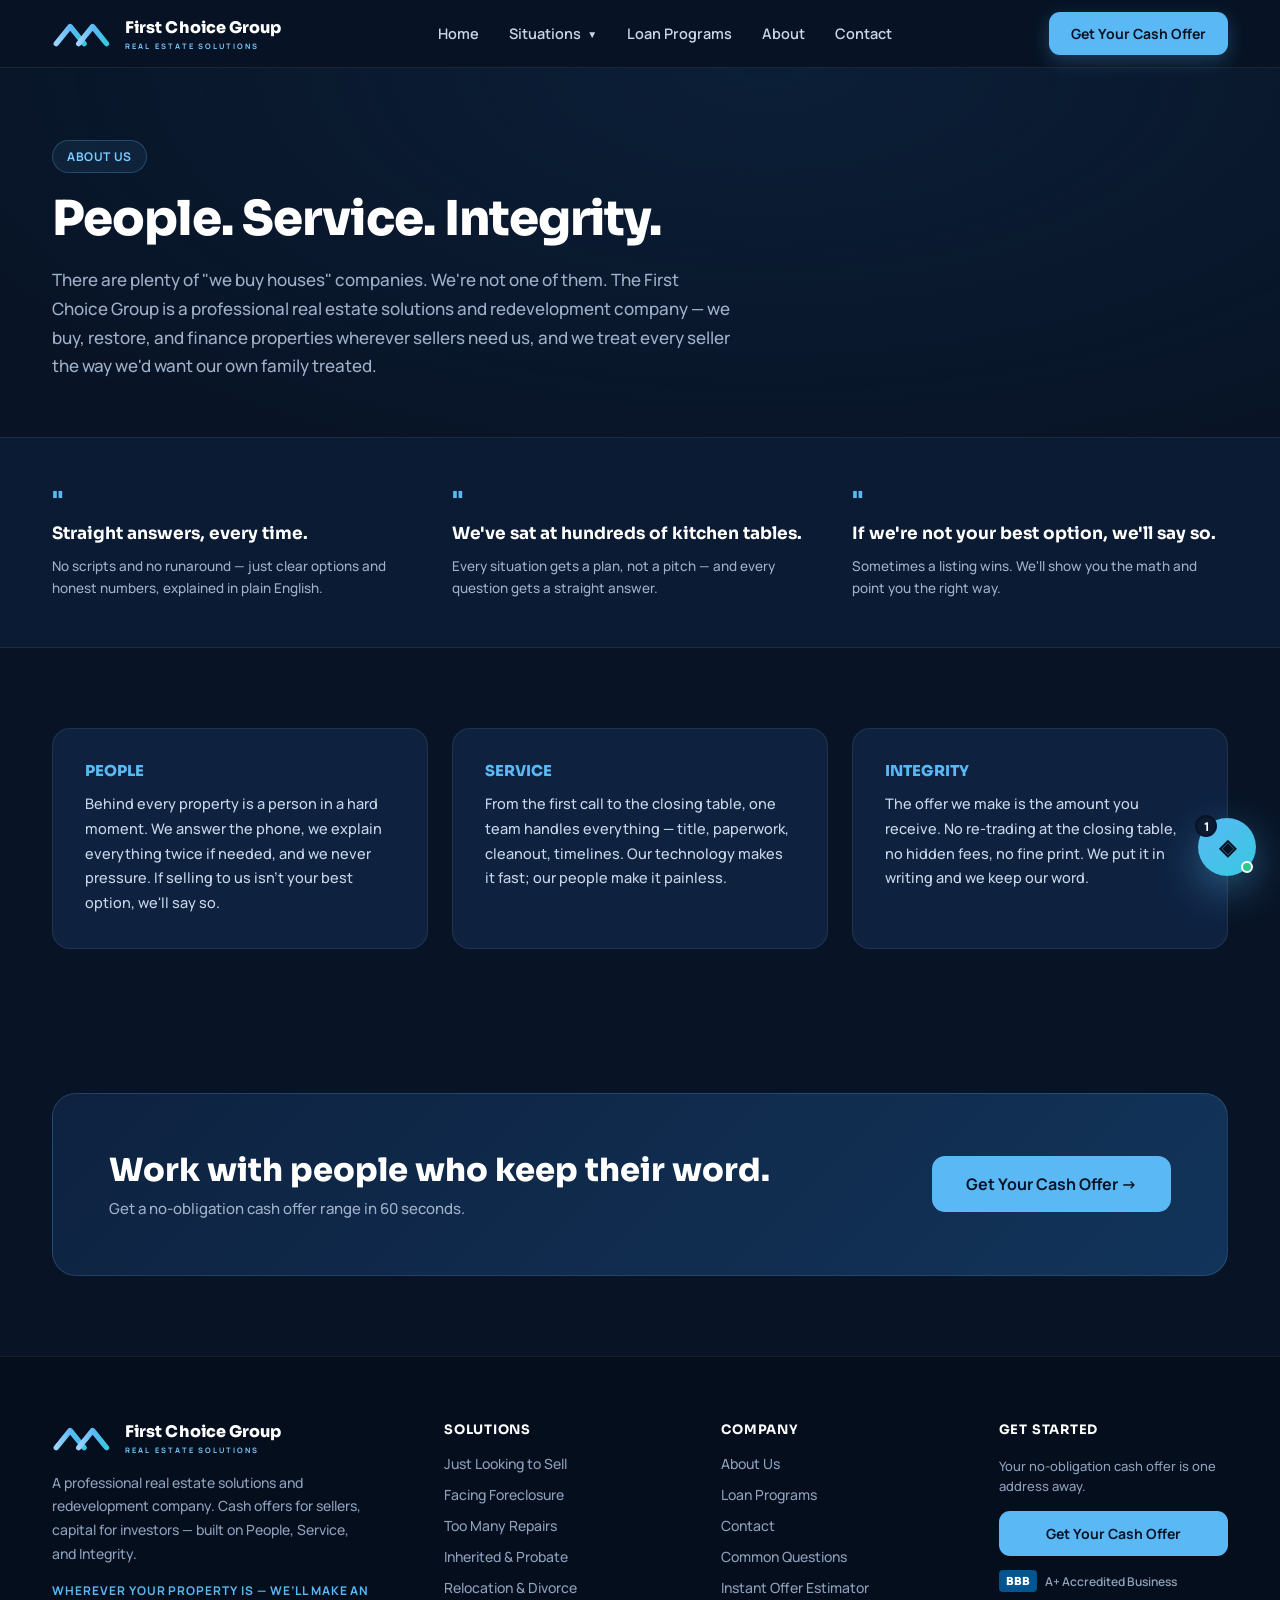
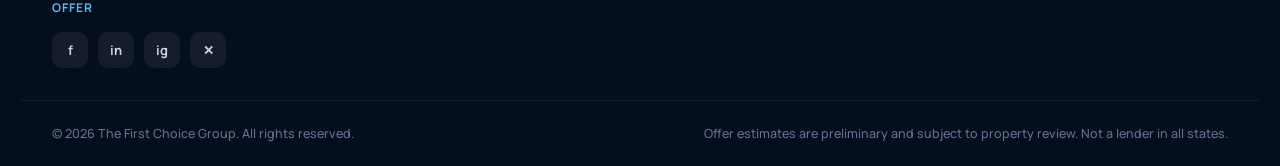
<file: site/about.html>
<!DOCTYPE html>
<html lang="en">
<head>
<meta charset="utf-8">
<meta name="viewport" content="width=device-width, initial-scale=1">
<title>About — The First Choice Group</title>
<meta name="description" content="The First Choice Group is a professional real estate solutions and redevelopment company. We answer our own phones, explain everything, and treat every seller like family. People. Service. Integrity.">
<link rel="preconnect" href="https://fonts.googleapis.com">
<link rel="preconnect" href="https://fonts.gstatic.com" crossorigin>
<link href="https://fonts.googleapis.com/css2?family=Sora:wght@400;500;600;700;800&family=Manrope:wght@400;500;600;700&display=swap" rel="stylesheet">
<link rel="stylesheet" href="assets/styles.css">
<link rel="icon" type="image/svg+xml" href="/favicon.svg">
<link rel="apple-touch-icon" href="/favicon.svg">
<meta name="theme-color" content="#081426">
</head>
<body>
<div id="site-nav"></div>

<div style="background:radial-gradient(900px 420px at 60% 0%,#12345A55,transparent),#081426">
<div class="pad-sec" style="max-width:1240px;margin:0 auto;padding:72px 32px 56px;display:flex;flex-direction:column;gap:20px;align-items:flex-start">
  <div style="display:inline-flex;align-items:center;gap:8px;border:1px solid #5AB8F544;background:#5AB8F514;color:#7ACBFF;font:700 12px 'Manrope',sans-serif;padding:7px 14px;border-radius:999px;letter-spacing:.05em">ABOUT US</div>
  <h1 class="hero-title" style="margin:0;font:800 48px/1.1 'Sora',sans-serif;color:#fff;letter-spacing:-.02em;max-width:800px;text-wrap:pretty">People. Service. Integrity.</h1>
  <div style="font:500 17px/1.7 'Manrope',sans-serif;color:#9FB0C9;max-width:680px">There are plenty of "we buy houses" companies. We're not one of them. The First Choice Group is a professional real estate solutions and redevelopment company — we buy, restore, and finance properties wherever sellers need us, and we treat every seller the way we'd want our own family treated.</div>
</div>
</div>
<div style="border-top:1px solid #ffffff12;border-bottom:1px solid #ffffff12;background:#0B1B33">
<div class="cols pad-sec" style="max-width:1240px;margin:0 auto;grid-template-columns:repeat(3,minmax(0,1fr));gap:24px;padding:48px 32px">
  <div style="display:flex;flex-direction:column;gap:8px"><div style="font:800 22px 'Sora',sans-serif;color:#5AB8F5">"</div><div style="font:700 17px/1.5 'Sora',sans-serif;color:#fff">Straight answers, every time.</div><div style="font:500 13.5px/1.65 'Manrope',sans-serif;color:#9FB0C9">No scripts and no runaround — just clear options and honest numbers, explained in plain English.</div></div>
  <div style="display:flex;flex-direction:column;gap:8px"><div style="font:800 22px 'Sora',sans-serif;color:#5AB8F5">"</div><div style="font:700 17px/1.5 'Sora',sans-serif;color:#fff">We've sat at hundreds of kitchen tables.</div><div style="font:500 13.5px/1.65 'Manrope',sans-serif;color:#9FB0C9">Every situation gets a plan, not a pitch — and every question gets a straight answer.</div></div>
  <div style="display:flex;flex-direction:column;gap:8px"><div style="font:800 22px 'Sora',sans-serif;color:#5AB8F5">"</div><div style="font:700 17px/1.5 'Sora',sans-serif;color:#fff">If we're not your best option, we'll say so.</div><div style="font:500 13.5px/1.65 'Manrope',sans-serif;color:#9FB0C9">Sometimes a listing wins. We'll show you the math and point you the right way.</div></div>
</div>
</div>
<div class="cols pad-sec" style="max-width:1240px;margin:0 auto;padding:80px 32px;grid-template-columns:repeat(3,minmax(0,1fr));gap:24px">
  <div style="background:#0E2240;border:1px solid #ffffff14;border-radius:18px;padding:32px;display:flex;flex-direction:column;gap:12px"><div style="font:800 15px 'Sora',sans-serif;color:#5AB8F5">PEOPLE</div><div style="font:500 14.5px/1.7 'Manrope',sans-serif;color:#C9D6E8">Behind every property is a person in a hard moment. We answer the phone, we explain everything twice if needed, and we never pressure. If selling to us isn't your best option, we'll say so.</div></div>
  <div style="background:#0E2240;border:1px solid #ffffff14;border-radius:18px;padding:32px;display:flex;flex-direction:column;gap:12px"><div style="font:800 15px 'Sora',sans-serif;color:#5AB8F5">SERVICE</div><div style="font:500 14.5px/1.7 'Manrope',sans-serif;color:#C9D6E8">From the first call to the closing table, one team handles everything — title, paperwork, cleanout, timelines. Our technology makes it fast; our people make it painless.</div></div>
  <div style="background:#0E2240;border:1px solid #ffffff14;border-radius:18px;padding:32px;display:flex;flex-direction:column;gap:12px"><div style="font:800 15px 'Sora',sans-serif;color:#5AB8F5">INTEGRITY</div><div style="font:500 14.5px/1.7 'Manrope',sans-serif;color:#C9D6E8">The offer we make is the amount you receive. No re-trading at the closing table, no hidden fees, no fine print. We put it in writing and we keep our word.</div></div>
</div>
<div class="pad-sec" style="max-width:1240px;margin:0 auto;padding:64px 32px 80px">
  <div style="background:linear-gradient(135deg,#0E2240,#12345A);border:1px solid #5AB8F533;border-radius:24px;padding:56px;display:flex;justify-content:space-between;align-items:center;gap:32px;flex-wrap:wrap">
    <div style="display:flex;flex-direction:column;gap:8px"><h2 style="margin:0;font:800 32px 'Sora',sans-serif;color:#fff">Work with people who keep their word.</h2><div style="font:500 15px 'Manrope',sans-serif;color:#9FB0C9">Get a no-obligation cash offer range in 60 seconds.</div></div>
    <a href="/estimator" style="background:#5AB8F5;color:#081426;font:700 16px 'Manrope',sans-serif;padding:17px 34px;border-radius:13px;text-decoration:none" data-hover="background:#7ACBFF;color:#081426">Get Your Cash Offer →</a>
  </div>
</div>

<div id="site-footer"></div>
<script src="assets/site.js" defer></script>
</body>
</html>
</file>
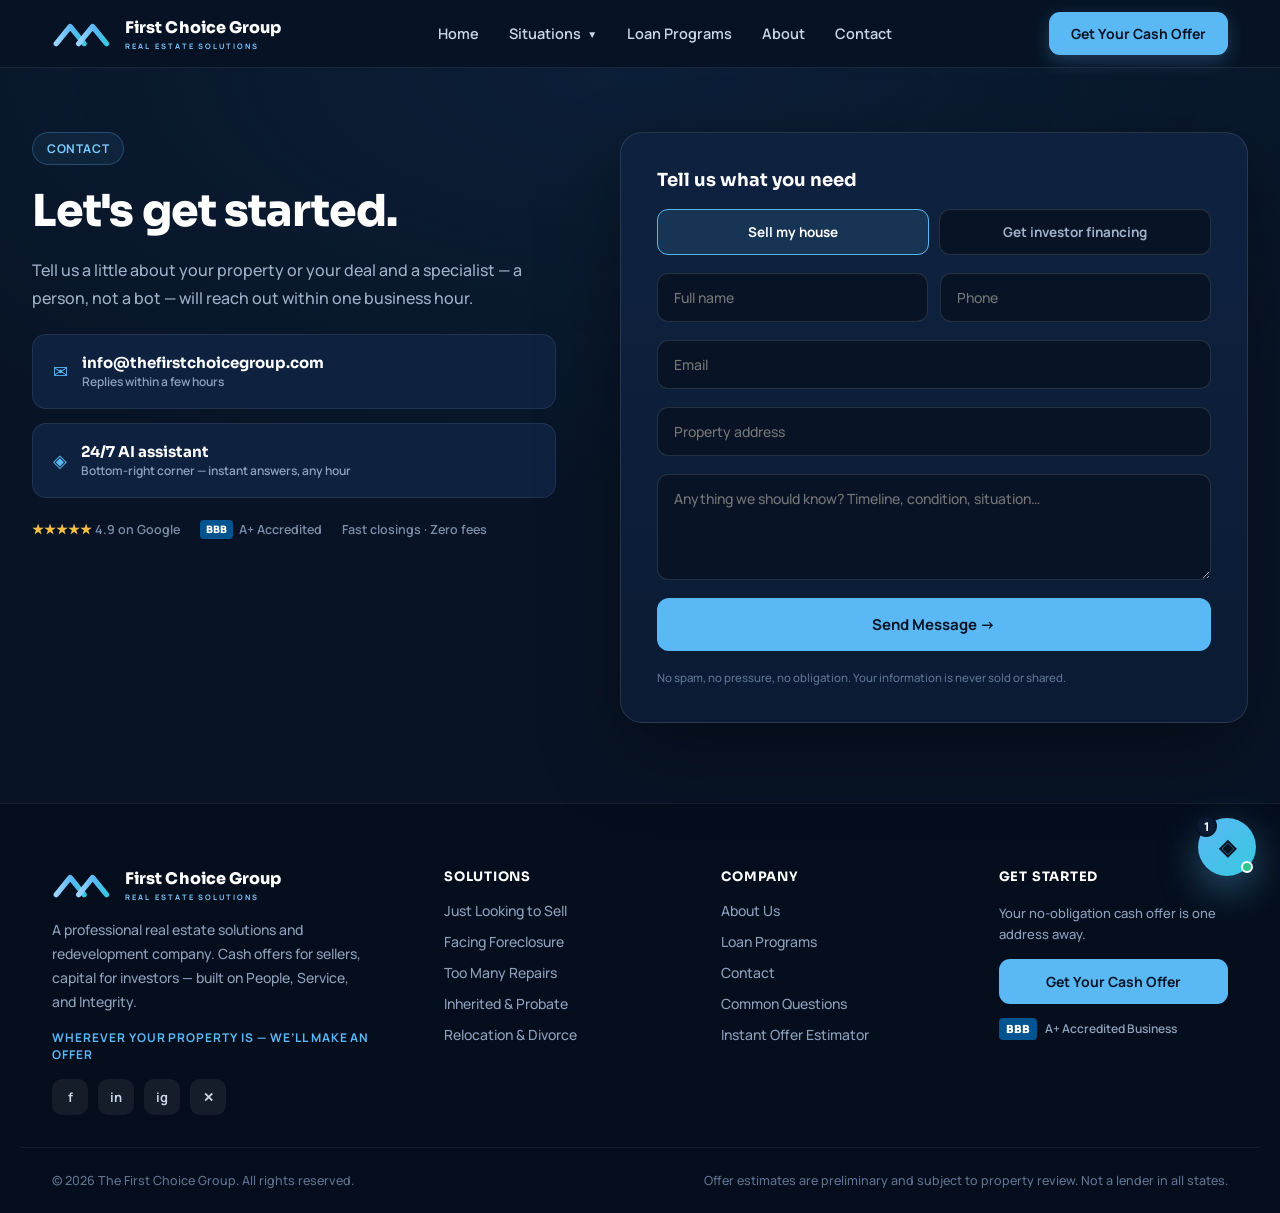
<file: site/contact.html>
<!DOCTYPE html>
<html lang="en">
<head>
<meta charset="utf-8">
<meta name="viewport" content="width=device-width, initial-scale=1">
<title>Contact — The First Choice Group</title>
<meta name="description" content="Tell us about your property or your deal and a specialist — a person, not a bot — will reach out within one business hour.">
<link rel="preconnect" href="https://fonts.googleapis.com">
<link rel="preconnect" href="https://fonts.gstatic.com" crossorigin>
<link href="https://fonts.googleapis.com/css2?family=Sora:wght@400;500;600;700;800&family=Manrope:wght@400;500;600;700&display=swap" rel="stylesheet">
<link rel="stylesheet" href="assets/styles.css">
<link rel="icon" type="image/svg+xml" href="/favicon.svg">
<link rel="apple-touch-icon" href="/favicon.svg">
<meta name="theme-color" content="#081426">
</head>
<body>
<div id="site-nav"></div>

<div style="min-height:70vh;background:radial-gradient(900px 420px at 50% 0%,#12345A55,transparent),#081426;padding:64px 32px 80px">
<div class="cols pad-sec" style="max-width:1240px;margin:0 auto;grid-template-columns:minmax(0,1fr) minmax(0,1.2fr);gap:64px;align-items:start">
  <div style="display:flex;flex-direction:column;gap:22px">
    <div style="display:inline-flex;align-self:flex-start;align-items:center;gap:8px;border:1px solid #5AB8F544;background:#5AB8F514;color:#7ACBFF;font:700 12px 'Manrope',sans-serif;padding:7px 14px;border-radius:999px;letter-spacing:.05em">CONTACT</div>
    <h1 class="hero-title" style="margin:0;font:800 44px/1.1 'Sora',sans-serif;color:#fff;letter-spacing:-.02em;text-wrap:pretty">Let's get started.</h1>
    <div style="font:500 16px/1.7 'Manrope',sans-serif;color:#9FB0C9">Tell us a little about your property or your deal and a specialist — a person, not a bot — will reach out within one business hour.</div>
    <div style="display:flex;flex-direction:column;gap:14px">
      <div style="display:flex;align-items:center;gap:14px;background:#0E2240;border:1px solid #ffffff14;border-radius:14px;padding:18px 20px"><span style="color:#5AB8F5;font-size:18px">&#9993;</span><div style="display:flex;flex-direction:column;gap:1px"><div style="font:700 15px 'Sora',sans-serif;color:#fff">info@thefirstchoicegroup.com</div><div style="font:600 12px 'Manrope',sans-serif;color:#8DA0BC">Replies within a few hours</div></div></div>
      <div style="display:flex;align-items:center;gap:14px;background:#0E2240;border:1px solid #ffffff14;border-radius:14px;padding:18px 20px"><span style="color:#5AB8F5;font-size:18px">&#9672;</span><div style="display:flex;flex-direction:column;gap:1px"><div style="font:700 15px 'Sora',sans-serif;color:#fff">24/7 AI assistant</div><div style="font:600 12px 'Manrope',sans-serif;color:#8DA0BC">Bottom-right corner — instant answers, any hour</div></div></div>
    </div>
    <div style="display:flex;gap:20px;align-items:center;font:600 12.5px 'Manrope',sans-serif;color:#7A8DA9;flex-wrap:wrap">
      <span><span style="color:#F5C044">★★★★★</span> 4.9 on Google</span>
      <span style="display:flex;align-items:center;gap:6px"><span style="background:#00548F;color:#fff;font:800 10px 'Sora',sans-serif;padding:3px 6px;border-radius:4px">BBB</span> A+ Accredited</span>
      <span>Fast closings · Zero fees</span>
    </div>
  </div>
  <div id="contact-card" style="background:linear-gradient(180deg,#0E2240,#0B1B33);border:1px solid #ffffff1c;border-radius:22px;padding:36px;display:flex;flex-direction:column;gap:18px;box-shadow:0 30px 80px rgba(0,0,0,.4)">
    <div style="font:700 18px 'Sora',sans-serif;color:#fff">Tell us what you need</div>
    <div style="display:flex;gap:10px">
      <span id="intent-sell" data-intent="sell" style="flex:1;text-align:center;border:1px solid #5AB8F5;background:#5AB8F51f;color:#fff;font:700 13.5px 'Manrope',sans-serif;padding:13px;border-radius:11px;cursor:pointer">Sell my house</span>
      <span id="intent-loan" data-intent="loan" style="flex:1;text-align:center;border:1px solid #ffffff1f;background:#081426;color:#9FB0C9;font:700 13.5px 'Manrope',sans-serif;padding:13px;border-radius:11px;cursor:pointer">Get investor financing</span>
    </div>
    <div style="display:grid;grid-template-columns:repeat(2,minmax(0,1fr));gap:12px">
      <input placeholder="Full name" style="background:#081426;border:1px solid #ffffff1f;border-radius:11px;padding:14px 16px;color:#fff;font:500 14px 'Manrope',sans-serif;outline:none">
      <input placeholder="Phone" style="background:#081426;border:1px solid #ffffff1f;border-radius:11px;padding:14px 16px;color:#fff;font:500 14px 'Manrope',sans-serif;outline:none">
    </div>
    <input placeholder="Email" style="background:#081426;border:1px solid #ffffff1f;border-radius:11px;padding:14px 16px;color:#fff;font:500 14px 'Manrope',sans-serif;outline:none">
    <input id="contact-address" data-addr placeholder="Property address" style="background:#081426;border:1px solid #ffffff1f;border-radius:11px;padding:14px 16px;color:#fff;font:500 14px 'Manrope',sans-serif;outline:none">
    <textarea id="contact-msg" placeholder="Anything we should know? Timeline, condition, situation…" rows="4" style="background:#081426;border:1px solid #ffffff1f;border-radius:11px;padding:14px 16px;color:#fff;font:500 14px 'Manrope',sans-serif;outline:none;resize:vertical;font-family:'Manrope',sans-serif"></textarea>
    <span id="contact-submit" data-hover="background:#7ACBFF" style="background:#5AB8F5;color:#081426;font:700 15px 'Manrope',sans-serif;padding:16px;border-radius:12px;text-align:center;cursor:pointer">Send Message →</span>
    <div style="font:500 11.5px/1.5 'Manrope',sans-serif;color:#5F7392">No spam, no pressure, no obligation. Your information is never sold or shared.</div>
  </div>
</div>
</div>

<div id="site-footer"></div>

<script>
(function () {
  var intent = 'sell';
  var sell = document.getElementById('intent-sell');
  var loan = document.getElementById('intent-loan');
  var addr = document.getElementById('contact-address');
  var msg = document.getElementById('contact-msg');
  var card = document.getElementById('contact-card');

  function setIntent(k) {
    intent = k;
    [['sell', sell], ['loan', loan]].forEach(function (p) {
      var on = p[0] === k, el = p[1];
      el.style.border = '1px solid ' + (on ? '#5AB8F5' : '#ffffff1f');
      el.style.background = on ? '#5AB8F51f' : '#081426';
      el.style.color = on ? '#fff' : '#9FB0C9';
    });
    addr.placeholder = k === 'loan' ? 'Deal address (if under contract)' : 'Property address';
    msg.placeholder = k === 'loan' ? 'Purchase price, rehab budget, ARV — whatever you have' : 'Anything we should know? Timeline, condition, situation…';
  }
  sell.addEventListener('click', function () { setIntent('sell'); });
  loan.addEventListener('click', function () { setIntent('loan'); });

  document.getElementById('contact-submit').addEventListener('click', function () {
    card.innerHTML =
      '<div style="display:flex;flex-direction:column;align-items:center;gap:14px;padding:48px 20px;text-align:center">' +
        '<span style="width:56px;height:56px;border-radius:50%;background:#2EC98E1f;color:#2EC98E;display:flex;align-items:center;justify-content:center;font:800 24px \'Sora\',sans-serif">✓</span>' +
        '<div style="font:800 24px \'Sora\',sans-serif;color:#fff">Got it — talk soon.</div>' +
        '<div style="font:500 14.5px/1.6 \'Manrope\',sans-serif;color:#9FB0C9;max-width:360px">A specialist will reach out within one business hour (Mon–Sat). Want a head start? Try the instant estimator.</div>' +
        '<a href="/estimator" data-hover="background:#7ACBFF;color:#081426" style="background:#5AB8F5;color:#081426;font:700 14px \'Manrope\',sans-serif;padding:14px 26px;border-radius:11px;text-decoration:none">Get My Offer Range →</a>' +
      '</div>';
    if (window.FCG) window.FCG.wireHover(card);
  });
})();
</script>
<script src="assets/site.js" defer></script>
</body>
</html>
</file>
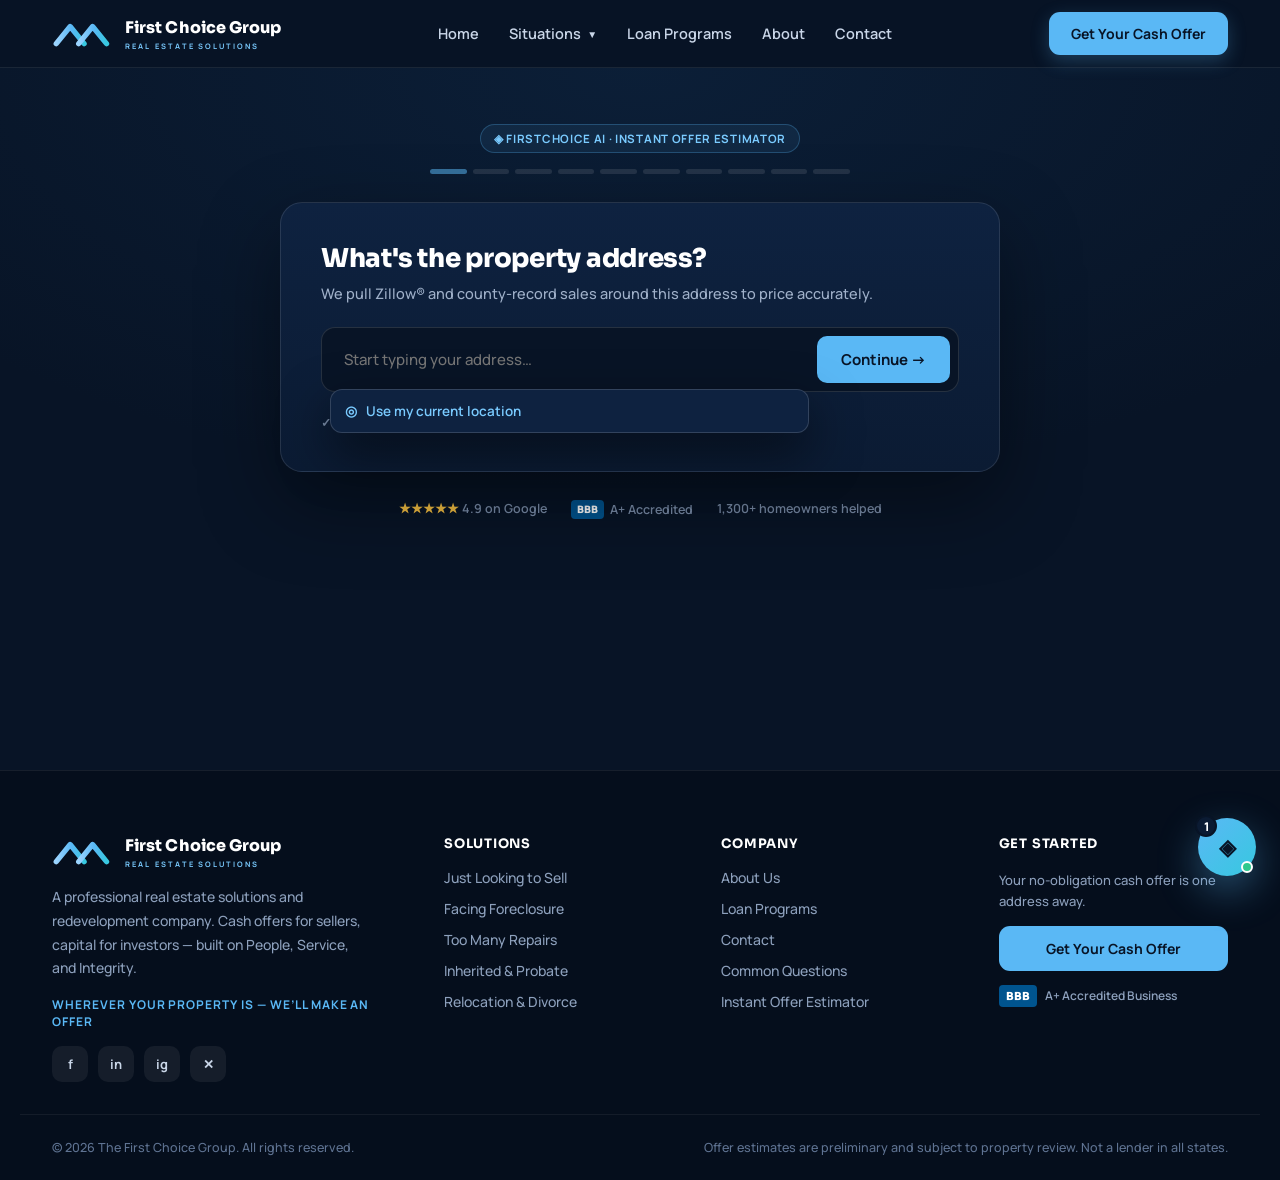
<file: site/estimator.html>
<!DOCTYPE html>
<html lang="en">
<head>
<meta charset="utf-8">
<meta name="viewport" content="width=device-width, initial-scale=1">
<title>Instant Offer Estimator — The First Choice Group</title>
<meta name="description" content="Answer a few quick questions and get a preliminary cash-offer range in about 60 seconds. No obligation, no fees.">
<link rel="preconnect" href="https://fonts.googleapis.com">
<link rel="preconnect" href="https://fonts.gstatic.com" crossorigin>
<link href="https://fonts.googleapis.com/css2?family=Sora:wght@400;500;600;700;800&family=Manrope:wght@400;500;600;700&display=swap" rel="stylesheet">
<link rel="stylesheet" href="assets/styles.css">
<link rel="icon" type="image/svg+xml" href="/favicon.svg">
<link rel="apple-touch-icon" href="/favicon.svg">
<meta name="theme-color" content="#081426">
</head>
<body>
<div id="site-nav"></div>

<div style="min-height:78vh;background:radial-gradient(900px 420px at 50% 0%,#12345A55,transparent),#081426;padding:56px 32px 80px">
<div style="max-width:720px;margin:0 auto;display:flex;flex-direction:column;gap:28px">
  <div style="display:flex;flex-direction:column;gap:16px;text-align:center;align-items:center">
    <div style="display:inline-flex;align-items:center;gap:8px;border:1px solid #5AB8F544;background:#5AB8F514;color:#7ACBFF;font:700 11.5px 'Manrope',sans-serif;padding:6px 13px;border-radius:999px;letter-spacing:.06em">&#9672; FIRSTCHOICE AI · INSTANT OFFER ESTIMATOR</div>
    <div id="est-segs" style="display:flex;gap:6px;width:100%;max-width:420px"></div>
  </div>
  <div id="est-root"></div>
  <div style="display:flex;justify-content:center;gap:24px;font:600 12.5px 'Manrope',sans-serif;color:#7A8DA9;flex-wrap:wrap">
    <span><span style="color:#F5C044">★★★★★</span> 4.9 on Google</span>
    <span style="display:flex;align-items:center;gap:6px"><span style="background:#00548F;color:#fff;font:800 10px 'Sora',sans-serif;padding:3px 6px;border-radius:4px">BBB</span> A+ Accredited</span>
    <span>1,300+ homeowners helped</span>
  </div>
</div>
</div>

<div id="site-footer"></div>

<script>
(function () {
  var state = { idx: 0, address: '', sqftVal: '', lotVal: '', answers: {}, computing: false, done: false, computeMsg: 'Connecting to Zillow® comps…' };

  try {
    var pre = localStorage.getItem('fc-prefill-address');
    if (pre) state.address = pre;
  } catch (e) {}

  function steps() {
    var a = state.answers;
    var multi = (a.units || 1) >= 2;
    var base = ['address', 'situation', 'units'].concat(multi ? ['unitMix'] : ['beds', 'baths']).concat(['sqft', 'lot', 'yearBuilt', 'condition']);
    if (a.situation && a.situation !== 'exploring') base.push('extra');
    base.push('timeline');
    return base;
  }

  function defs() {
    var sit = state.answers.situation;
    var extraBySit = {
      foreclosure: { t: 'Where are you in the foreclosure process?', s: 'This helps us move at the right speed — we can often close before an auction date.', o: [['Just behind on payments', 'early'], ['Received a notice of default', 'notice'], ['Auction date is set', 'auction'], ['Not sure', 'unsure']] },
      probate: { t: 'Where is the estate in the probate process?', s: 'We coordinate with your attorney and time closing around the court.', o: [['Probate not started yet', 'not-started'], ['In probate now', 'in-probate'], ['Probate complete', 'complete'], ['Not sure', 'unsure']] },
      repairs: { t: "What's the biggest issue with the property?", s: 'We buy fully as-is — this just sharpens the estimate.', o: [['Roof / structural', 'structure'], ['Kitchen & baths dated', 'cosmetic'], ['Fire or water damage', 'damage'], ['A bit of everything', 'everything']] },
      relocation: { t: "What's driving the move?", s: 'We build the closing around your date, not ours.', o: [['New job / relocation', 'job'], ['Divorce or separation', 'divorce'], ['Family reasons', 'family'], ["I'd rather not say", 'private']] },
      landlord: { t: 'Is the property currently occupied?', s: 'We buy with tenants in place — even mid-lease or behind on rent.', o: [['Vacant', 'vacant'], ['Tenants in place', 'tenants'], ['Tenants behind on rent', 'behind'], ['Owner-occupied', 'owner']] }
    };
    return {
      address: { t: "What's the property address?", s: 'We pull Zillow® and county-record sales around this address to price accurately.' },
      units: { t: 'What type of property is it?', s: 'Unit count changes which comps we pull.', o: [['Single-family', 1], ['Condo / townhome', 0], ['2 units', 2], ['3 units', 3], ['4 units', 4], ['5+ units', 5]] },
      unitMix: { t: 'Break down each unit for us.', s: 'Beds and baths per unit — rents and comps depend on the mix.' },
      situation: { t: 'Which best describes your situation?', s: 'Our questions adapt to your answer — no generic 40-field forms.', o: [['Facing foreclosure', 'foreclosure'], ['Inherited / probate', 'probate'], ['Too many repairs', 'repairs'], ['Relocating / divorce', 'relocation'], ["I'm a tired landlord", 'landlord'], ['Just exploring my options', 'exploring']] },
      beds: { t: 'How many bedrooms?', s: 'Layout gets confirmed on the quick call after.', o: [['1', 1], ['2', 2], ['3', 3], ['4', 4], ['5+', 5]] },
      baths: { t: 'How many bathrooms?', s: 'Half-baths count — pick the closest.', o: [['1', 1], ['1.5', 1.5], ['2', 2], ['2.5', 2.5], ['3+', 3]] },
      sqft: { t: "What's the livable square footage?", s: 'Finished, heated space — an exact number lets us match county records precisely.' },
      lot: { t: "What's the lot size?", s: 'Land value matters, especially for larger lots. Skip it if you’re not sure.' },
      yearBuilt: { t: 'When was it built (roughly)?', s: 'Age tunes which comparable sales apply.', o: [['Before 1950', 0.93], ['1950–1980', 0.97], ['1980–2005', 1.0], ['After 2005', 1.05]] },
      condition: { t: 'How would you describe the condition?', s: 'Be honest — we buy as-is, this only tunes the range.', o: [['Move-in ready', 1.0], ['Needs some repairs', 0.88], ['Needs major repairs', 0.74]] },
      extra: extraBySit[sit] || { t: '', s: '', o: [] },
      timeline: { t: 'When would you like to close?', s: "You pick the date — we'll match it.", o: [['As soon as possible', 'asap'], ['Within 1–3 months', 'soon'], ["I'm flexible", 'flexible']] }
    };
  }

  function stepsWith(answers) {
    var save = state.answers; state.answers = answers;
    var r = steps(); state.answers = save; return r;
  }

  function pick(key, val) {
    var answers = Object.assign({}, state.answers); answers[key] = val;
    if (key === 'units' && val >= 2) {
      var existing = state.answers.unitMix || [];
      answers.unitMix = [];
      for (var i = 0; i < Math.min(val, 4); i++) answers.unitMix.push(existing[i] || { beds: '2', baths: '1' });
    }
    var stepsAfter = stepsWith(answers);
    if (state.idx >= stepsAfter.length - 1) {
      state.answers = answers; state.computing = true; state.done = false; render();
      var msgs = ['Connecting to Zillow® comps…', 'Matching county records & recent sales…', 'Adjusting for size, units & condition…'];
      msgs.forEach(function (m, i) { setTimeout(function () { state.computeMsg = m; if (state.computing) render(); }, i * 700); });
      setTimeout(function () { state.computing = false; state.done = true; render(); }, 2300);
    } else {
      state.answers = answers; state.idx = state.idx + 1; render();
    }
  }

  function result() {
    var a = state.answers;
    var sqft = Math.min(20000, Math.max(300, a.sqft || 1500)), cf = a.condition || 0.9;
    var beds = a.beds || 3, baths = a.baths || 2;
    if (a.unitMix && a.unitMix.length) {
      beds = a.unitMix.reduce(function (s, u) { return s + parseInt(u.beds, 10); }, 0);
      baths = a.unitMix.reduce(function (s, u) { return s + parseFloat(u.baths); }, 0);
    }
    var uf = ({ 1: 1.0, 0: 0.92, 2: 1.12, 3: 1.22, 4: 1.28, 5: 1.3 })[a.units] || 1.0;
    var lotAdj = 1 + Math.min(0.1, Math.max(0, ((a.lot || 0) - 4000) / 100000));
    var val = sqft * 218 * cf * uf * lotAdj * (a.yearBuilt || 1.0) * (1 + Math.max(0, beds - 2) * 0.02) * (1 + Math.max(0, baths - 2) * 0.015);
    var cash = val * 0.70; // realistic cash-buyer range — never presented as our final offer
    var rnd = function (n) { return '$' + (Math.round(n / 1000) * 1000).toLocaleString(); };
    return { lo: rnd(cash * 0.95), hi: rnd(cash * 1.06), comps: 6 + (sqft % 9) };
  }

  var NOTES = {
    foreclosure: 'Because you may be on a foreclosure timeline, a specialist will call within 1 business hour. In urgent cases we can close in as little as 10 days — often before an auction date.',
    probate: "We'll coordinate directly with your probate attorney and buy the property fully as-is — belongings can stay, no cleanout needed.",
    repairs: 'This range already accounts for condition. You will never make a repair, pass an inspection, or even clean the property.',
    relocation: 'Tell us your move-out date and we close around it — 10 days out or 6 months.',
    landlord: 'We buy with tenants in place, mid-lease or behind on rent. You collect your cash and hand us the headache.',
    exploring: "No pressure — this range is yours to keep. When you're ready, a firm written offer takes 24 hours."
  };

  // ---- markup helpers ----
  var CARD = "background:linear-gradient(180deg,#0E2240,#0B1B33);border:1px solid #ffffff1c;border-radius:22px;padding:40px;display:flex;flex-direction:column;gap:22px;box-shadow:0 30px 80px rgba(0,0,0,.4)";
  var INPUTBAR = "display:flex;gap:8px;background:#081426;border:1px solid #ffffff1f;border-radius:14px;padding:8px";
  var CONT_BTN = "background:#5AB8F5;color:#081426;font:700 15px 'Manrope',sans-serif;padding:13px 24px;border-radius:10px;cursor:pointer;white-space:nowrap";
  function esc(s) { return String(s).replace(/&/g, '&amp;').replace(/</g, '&lt;').replace(/>/g, '&gt;').replace(/"/g, '&quot;'); }
  function segsHtml(sts) {
    return sts.map(function (s, i) {
      var bg = (i < state.idx || state.done || state.computing) ? '#5AB8F5' : (i === state.idx ? '#5AB8F588' : '#ffffff1a');
      return '<span style="flex:1;height:5px;border-radius:3px;background:' + bg + '"></span>';
    }).join('');
  }
  function bedSel(sel) {
    var v = ['1', '2', '3', '4', '5'], l = ['1 bed', '2 beds', '3 beds', '4 beds', '5+ beds'];
    return v.map(function (x, i) { return '<option value="' + x + '"' + (x === sel ? ' selected' : '') + '>' + l[i] + '</option>'; }).join('');
  }
  function bathSel(sel) {
    var v = ['1', '1.5', '2', '2.5', '3'], l = ['1 bath', '1.5 baths', '2 baths', '2.5 baths', '3+ baths'];
    return v.map(function (x, i) { return '<option value="' + x + '"' + (x === sel ? ' selected' : '') + '>' + l[i] + '</option>'; }).join('');
  }

  function render() {
    var sts = steps(), idx = state.idx, key = sts[idx], d = defs()[key] || {};
    var asking = !state.computing && !state.done;
    document.getElementById('est-segs').innerHTML = segsHtml(sts);
    var root = document.getElementById('est-root');
    var html = '';

    if (asking) {
      var body = '';
      var title = '<div style="display:flex;flex-direction:column;gap:8px"><div style="font:800 26px/1.2 \'Sora\',sans-serif;color:#fff;letter-spacing:-.01em">' + esc(d.t) + '</div><div style="font:500 14.5px/1.6 \'Manrope\',sans-serif;color:#9FB0C9">' + esc(d.s) + '</div></div>';

      if (key === 'address') {
        body =
          '<div style="' + INPUTBAR + '"><input id="est-addr" data-addr value="' + esc(state.address) + '" placeholder="Start typing your address…" style="flex:1;background:transparent;border:none;outline:none;padding:10px 14px;color:#fff;font:500 15px \'Manrope\',sans-serif"><span id="est-addr-go" data-hover="background:#7ACBFF" style="' + CONT_BTN + '">Continue →</span></div>' +
          '<div id="est-addr-err" style="display:none;font:600 12.5px \'Manrope\',sans-serif;color:#FF9B9B">Please select your full property address to continue.</div>' +
          '<div style="display:flex;gap:20px;font:600 12px \'Manrope\',sans-serif;color:#7A8DA9;flex-wrap:wrap"><span>✓ No obligation</span><span>✓ No fees, ever</span><span>✓ Takes ~60 seconds</span></div>';
      } else if (key === 'sqft') {
        body =
          '<div style="' + INPUTBAR + '"><input id="est-sqft" type="number" min="200" value="' + esc(state.sqftVal) + '" placeholder="e.g. 1450" style="flex:1;background:transparent;border:none;outline:none;padding:10px 14px;color:#fff;font:500 15px \'Manrope\',sans-serif"><span style="align-self:center;color:#7A8DA9;font:600 13px \'Manrope\',sans-serif;padding-right:6px">sq ft</span><span id="est-sqft-go" data-hover="background:#7ACBFF" style="' + CONT_BTN + '">Continue →</span></div>' +
          '<div style="font:600 12px \'Manrope\',sans-serif;color:#7A8DA9">Not sure? Your county assessor or Zillow listing has it — or give your best estimate.</div>';
      } else if (key === 'lot') {
        body =
          '<div style="' + INPUTBAR + '"><input id="est-lot" type="number" min="0" value="' + esc(state.lotVal) + '" placeholder="e.g. 5000" style="flex:1;background:transparent;border:none;outline:none;padding:10px 14px;color:#fff;font:500 15px \'Manrope\',sans-serif"><span style="align-self:center;color:#7A8DA9;font:600 13px \'Manrope\',sans-serif;padding-right:6px">lot sq ft</span><span id="est-lot-go" data-hover="background:#7ACBFF" style="' + CONT_BTN + '">Continue →</span></div>' +
          '<span id="est-lot-skip" data-hover="color:#fff" style="align-self:flex-start;font:600 12.5px \'Manrope\',sans-serif;color:#7A8DA9;cursor:pointer;text-decoration:underline">Not sure — skip this</span>';
      } else if (key === 'unitMix') {
        var rows = (state.answers.unitMix || []).map(function (u, i) {
          return '<div style="display:grid;grid-template-columns:80px minmax(0,1fr) minmax(0,1fr);gap:10px;align-items:center">' +
            '<span style="font:700 13px \'Sora\',sans-serif;color:#9FB0C9">Unit ' + (i + 1) + '</span>' +
            '<select data-u="' + i + '" data-k="beds" style="background:#081426;border:1px solid #ffffff1f;border-radius:11px;padding:12px 14px;font:600 13.5px \'Manrope\',sans-serif;color:#fff;outline:none">' + bedSel(u.beds) + '</select>' +
            '<select data-u="' + i + '" data-k="baths" style="background:#081426;border:1px solid #ffffff1f;border-radius:11px;padding:12px 14px;font:600 13.5px \'Manrope\',sans-serif;color:#fff;outline:none">' + bathSel(u.baths) + '</select>' +
            '</div>';
        }).join('');
        body = '<div style="display:flex;flex-direction:column;gap:10px">' + rows + '<span id="est-mix-go" data-hover="background:#7ACBFF" style="background:#5AB8F5;color:#081426;font:700 15px \'Manrope\',sans-serif;padding:14px;border-radius:11px;cursor:pointer;text-align:center;margin-top:6px">Continue →</span></div>';
      } else {
        // options grid
        var opts = (d.o || []).map(function (pair, i) {
          var label = pair[0], val = pair[1];
          var seld = state.answers[key] === val;
          return '<span data-opt="' + i + '" data-hover="border-color:#5AB8F5;color:#fff" style="background:#081426;border:1px solid ' + (seld ? '#5AB8F5' : '#ffffff1f') + ';border-radius:14px;padding:18px 20px;font:600 15px \'Manrope\',sans-serif;color:' + (seld ? '#fff' : '#C9D6E8') + ';cursor:pointer;text-align:left">' + esc(label) + '</span>';
        }).join('');
        body = '<div style="display:grid;grid-template-columns:repeat(2,minmax(0,1fr));gap:12px">' + opts + '</div>';
      }

      var back = idx > 0 ? '<span id="est-back" data-hover="color:#fff" style="align-self:flex-start;font:600 13px \'Manrope\',sans-serif;color:#7A8DA9;cursor:pointer">← Back</span>' : '';
      html = '<div style="' + CARD + ';animation:fadeUp .35s ease both">' + title + body + back + '</div>';
    } else if (state.computing) {
      html = '<div style="background:linear-gradient(180deg,#0E2240,#0B1B33);border:1px solid #ffffff1c;border-radius:22px;padding:56px 40px;display:flex;flex-direction:column;align-items:center;gap:20px;text-align:center">' +
        '<span style="width:52px;height:52px;border-radius:50%;border:3px solid #5AB8F52a;border-top-color:#5AB8F5;animation:spin .9s linear infinite"></span>' +
        '<div style="font:700 20px \'Sora\',sans-serif;color:#fff">' + esc(state.computeMsg) + '</div>' +
        '<div style="font:500 13.5px \'Manrope\',sans-serif;color:#9FB0C9">Comparing recent sales, condition, and market velocity in your area…</div></div>';
    } else if (state.done) {
      var specialist = state.answers.units === 5;
      var r = result();
      var echo = state.address || 'Your property';
      var note = NOTES[state.answers.situation] || NOTES.exploring;
      var inner = '';
      if (specialist) {
        inner =
          '<div style="display:flex;flex-direction:column;gap:6px"><div style="font:600 11px \'Manrope\',sans-serif;color:#7ADCEC;letter-spacing:.1em">THIS ONE DESERVES A HUMAN</div>' +
          '<div style="font:800 34px/1.15 \'Sora\',sans-serif;color:#fff;letter-spacing:-.01em;text-wrap:pretty">5+ units get a custom underwrite — not an algorithm.</div>' +
          '<div style="font:600 13px \'Manrope\',sans-serif;color:#9FB0C9">' + esc(echo) + '</div></div>' +
          '<div style="font:500 14px/1.65 \'Manrope\',sans-serif;color:#C9D6E8">Larger multi-family pricing depends on rent rolls, leases, and expenses — things comps can\'t see. A specialist will review your answers and quote it personally within 24 hours.</div>';
      } else {
        inner =
          '<div style="display:flex;flex-direction:column;gap:6px"><div style="font:600 11px \'Manrope\',sans-serif;color:#7ADCEC;letter-spacing:.1em">PRELIMINARY CASH OFFER RANGE</div>' +
          '<div style="font:800 46px \'Sora\',sans-serif;color:#fff;letter-spacing:-.01em">' + r.lo + ' – ' + r.hi + '</div>' +
          '<div style="font:600 13px \'Manrope\',sans-serif;color:#9FB0C9">' + esc(echo) + '</div></div>' +
          '<div style="height:10px;border-radius:5px;background:#ffffff14;position:relative"><div style="position:absolute;left:16%;right:20%;top:0;bottom:0;border-radius:5px;background:linear-gradient(90deg,#37C8E0,#5AB8F5)"></div></div>' +
          '<div style="background:#081426;border:1px solid #ffffff14;border-radius:13px;padding:16px 18px;font:600 13px/1.6 \'Manrope\',sans-serif;color:#9FB0C9">Estimated from <b style="color:#fff">' + r.comps + '</b> recent comparable sales near this address. This is a preliminary range from public data — <b style="color:#fff">not an offer</b>. Share a few more details and a specialist runs full comps to confirm your number.</div>';
      }
      html = '<div style="background:linear-gradient(180deg,#0E2240,#0B1B33);border:1px solid #37C8E044;border-radius:22px;padding:44px;display:flex;flex-direction:column;gap:22px;box-shadow:0 30px 80px rgba(0,0,0,.4),0 0 0 8px #37C8E00d;animation:fadeUp .4s ease both">' +
        inner +
        '<div style="background:#5AB8F512;border:1px solid #5AB8F533;border-radius:13px;padding:16px 18px;font:500 13.5px/1.6 \'Manrope\',sans-serif;color:#C9D6E8">' + esc(note) + '</div>' +
        '<div style="display:flex;gap:12px;flex-wrap:wrap"><a href="/offer" data-hover="background:#7ACBFF;color:#081426" style="flex:1;background:#5AB8F5;color:#081426;font:700 15px \'Manrope\',sans-serif;padding:16px;border-radius:12px;text-align:center;text-decoration:none;min-width:220px">Get My Cash Offer →</a>' +
        '<span id="est-restart" data-hover="border-color:#5AB8F5;color:#fff" style="border:1px solid #ffffff26;color:#C9D6E8;font:700 15px \'Manrope\',sans-serif;padding:16px 24px;border-radius:12px;cursor:pointer;text-align:center">Start over</span></div>' +
        '<div style="font:500 11.5px/1.5 \'Manrope\',sans-serif;color:#5F7392">This preliminary range is generated by our pricing model and is not a binding offer. Your firm cash offer follows a quick call and property review — still with zero fees or obligation.</div></div>';
    }

    root.innerHTML = html;
    if (window.FCG) window.FCG.wireHover(root);
    attach(key);
  }

  function attach(key) {
    var g = function (id) { return document.getElementById(id); };
    if (g('est-addr')) {
      var ai = g('est-addr');
      if (window.FCG) FCG.initAddressAutocomplete(ai);
      var aerr = g('est-addr-err');
      ai.addEventListener('input', function () { state.address = ai.value; if (aerr) aerr.style.display = 'none'; });
      ai.addEventListener('change', function () { state.address = ai.value; });
      var goA = function () {
        if (!window.FCG || !FCG.addressValid(ai)) { if (aerr) aerr.style.display = 'block'; ai.focus(); return; }
        state.address = ai.value; state.idx = 1; render();
      };
      g('est-addr-go').addEventListener('click', goA);
      ai.addEventListener('keydown', function (e) { if (e.key === 'Enter') goA(); });
      ai.focus();
    }
    if (g('est-sqft')) {
      var si = g('est-sqft');
      si.addEventListener('input', function () { state.sqftVal = si.value; });
      var goS = function () { var n = parseInt(si.value, 10); if (n > 0) { state.sqftVal = si.value; pick('sqft', n); } };
      g('est-sqft-go').addEventListener('click', goS);
      si.addEventListener('keydown', function (e) { if (e.key === 'Enter') goS(); });
    }
    if (g('est-lot')) {
      var li = g('est-lot');
      li.addEventListener('input', function () { state.lotVal = li.value; });
      var goL = function () { state.lotVal = li.value; pick('lot', parseInt(li.value, 10) || 0); };
      g('est-lot-go').addEventListener('click', goL);
      g('est-lot-skip').addEventListener('click', goL);
      li.addEventListener('keydown', function (e) { if (e.key === 'Enter') goL(); });
    }
    if (g('est-mix-go')) {
      document.querySelectorAll('#est-root select[data-u]').forEach(function (sel) {
        sel.addEventListener('change', function () {
          var i = +sel.getAttribute('data-u'), k = sel.getAttribute('data-k');
          state.answers.unitMix[i] = Object.assign({}, state.answers.unitMix[i]);
          state.answers.unitMix[i][k] = sel.value;
        });
      });
      g('est-mix-go').addEventListener('click', function () { pick('unitMix', state.answers.unitMix); });
    }
    document.querySelectorAll('#est-root [data-opt]').forEach(function (el) {
      el.addEventListener('click', function () {
        var d = defs()[key], pair = d.o[+el.getAttribute('data-opt')];
        pick(key, pair[1]);
      });
    });
    if (g('est-back')) g('est-back').addEventListener('click', function () { state.idx = Math.max(0, state.idx - 1); render(); });
    if (g('est-restart')) g('est-restart').addEventListener('click', function () {
      state = { idx: 0, address: '', sqftVal: '', lotVal: '', answers: {}, computing: false, done: false, computeMsg: 'Connecting to Zillow® comps…' };
      render();
    });
  }

  if (document.readyState === 'loading') document.addEventListener('DOMContentLoaded', render);
  else render();
})();
</script>
<script src="assets/site.js" defer></script>
</body>
</html>
</file>
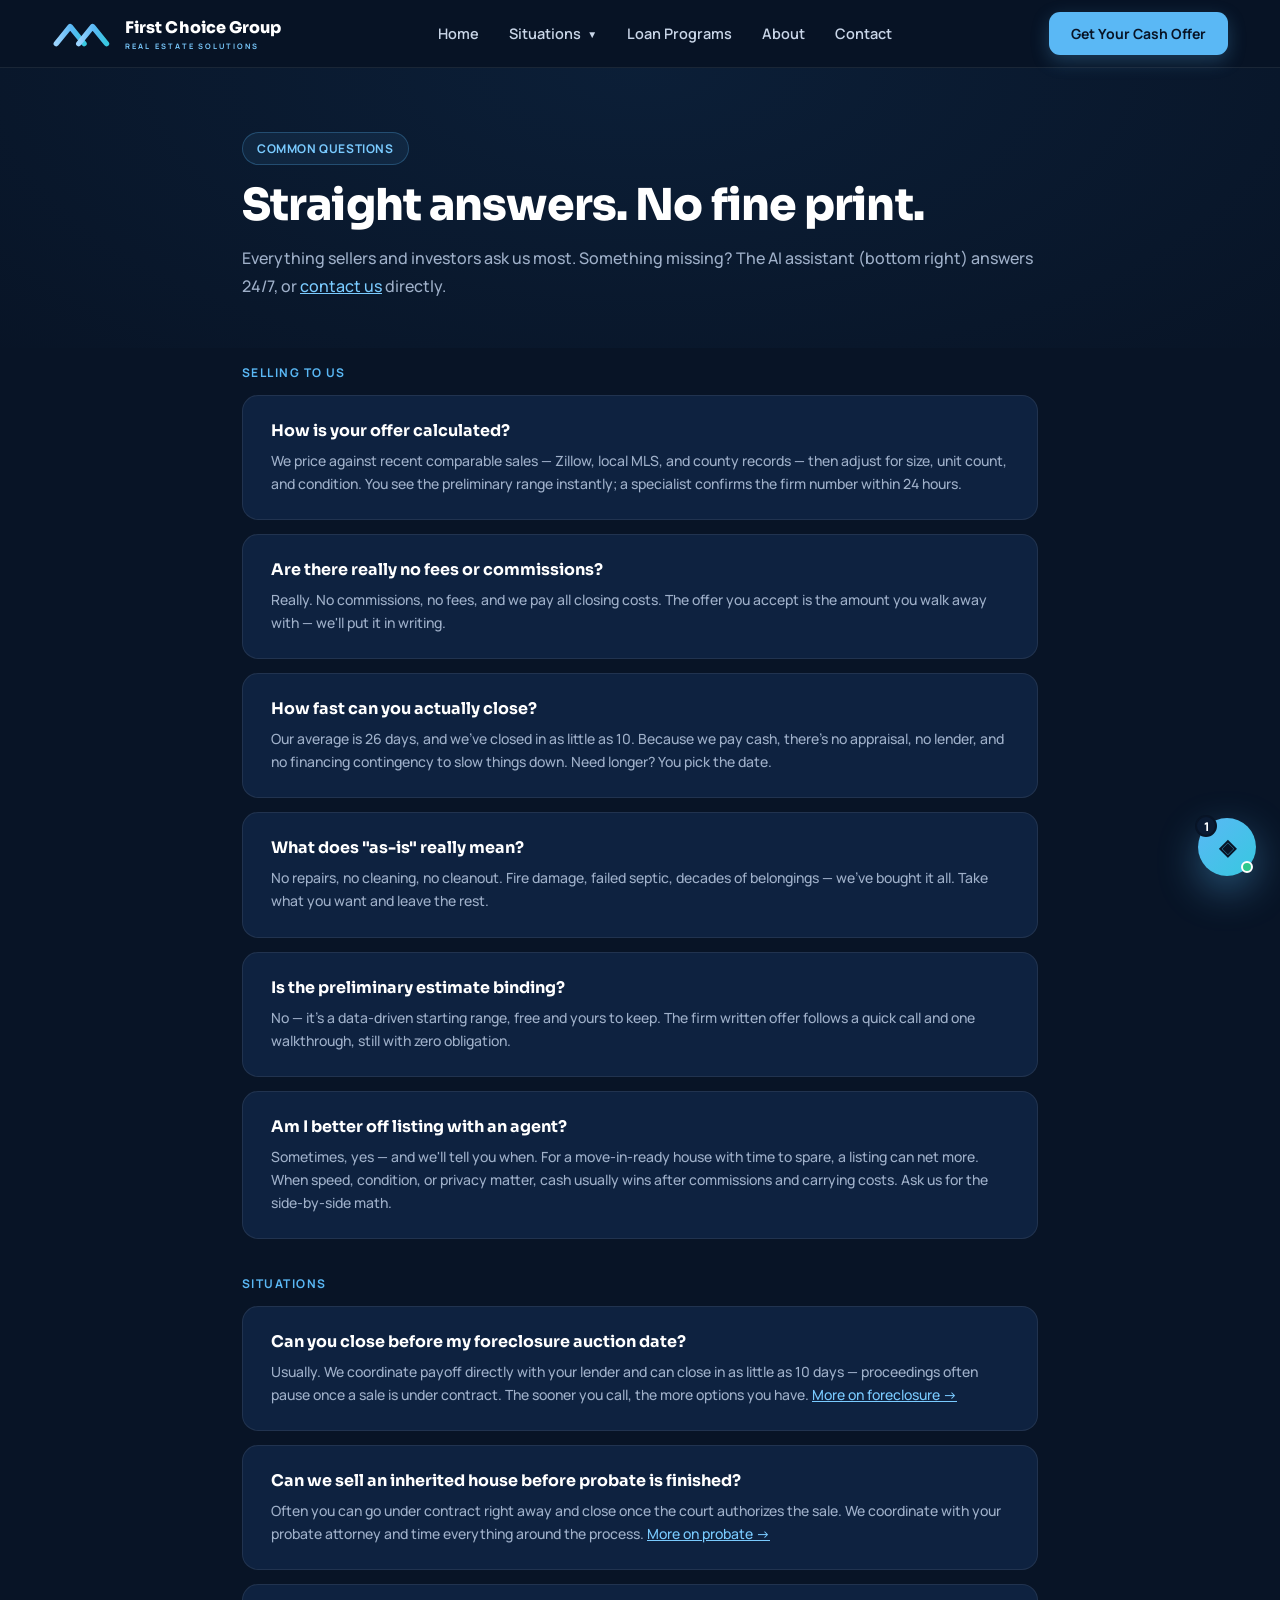
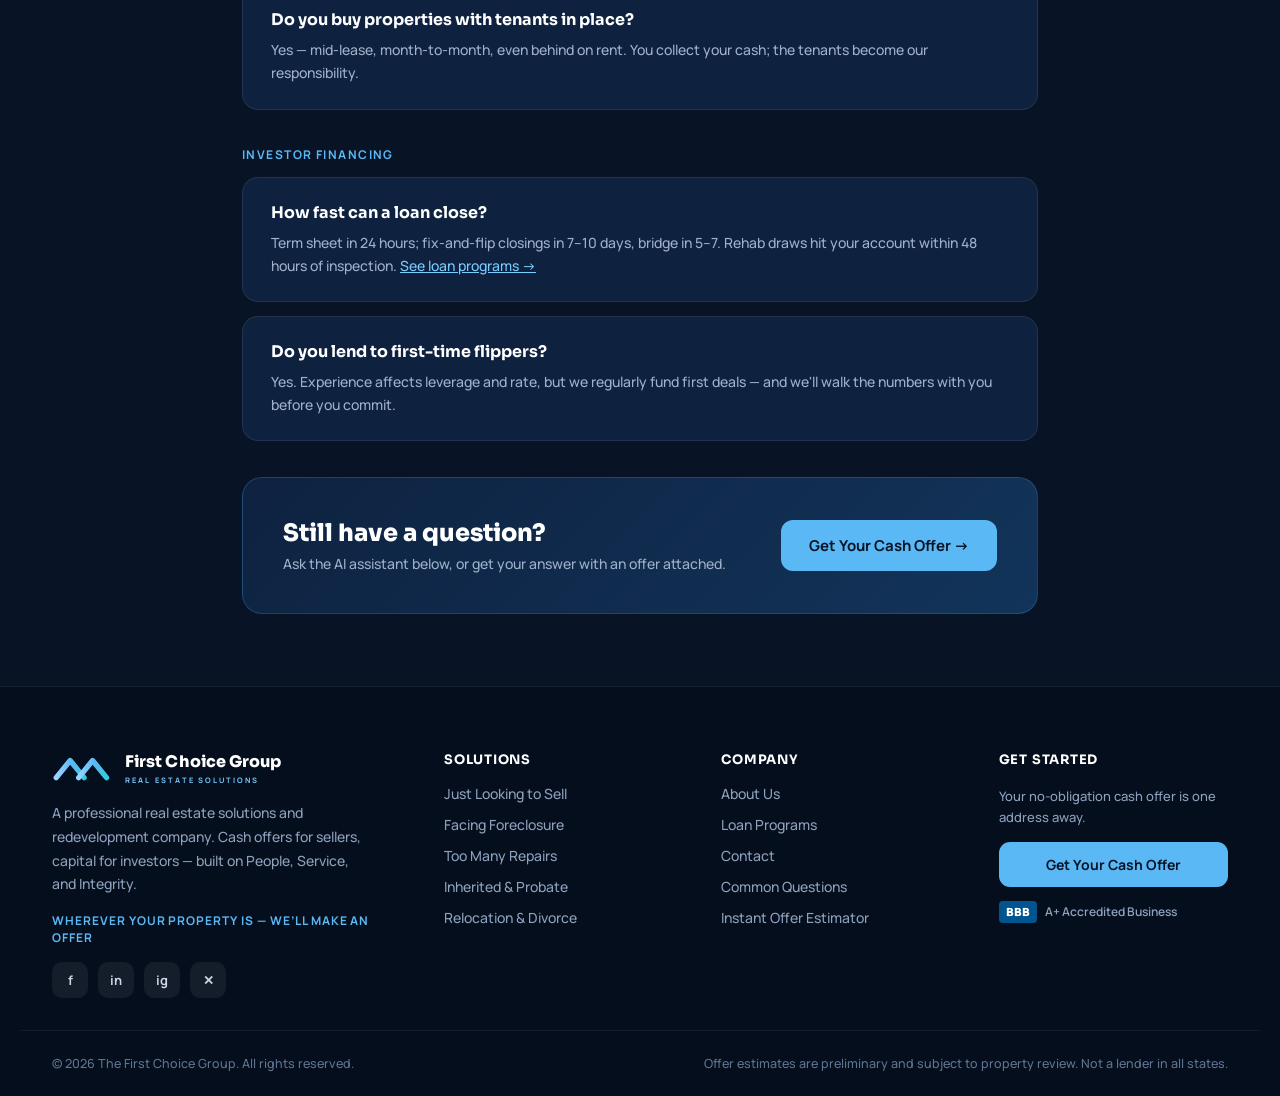
<file: site/faq.html>
<!DOCTYPE html>
<html lang="en">
<head>
<meta charset="utf-8">
<meta name="viewport" content="width=device-width, initial-scale=1">
<title>Common Questions — The First Choice Group</title>
<meta name="description" content="Straight answers to what sellers and investors ask us most — how our cash offers are calculated, no fees or commissions, how fast we close, and investor financing.">
<link rel="preconnect" href="https://fonts.googleapis.com">
<link rel="preconnect" href="https://fonts.gstatic.com" crossorigin>
<link href="https://fonts.googleapis.com/css2?family=Sora:wght@400;500;600;700;800&family=Manrope:wght@400;500;600;700&display=swap" rel="stylesheet">
<link rel="stylesheet" href="assets/styles.css">
<link rel="icon" type="image/svg+xml" href="/favicon.svg">
<link rel="apple-touch-icon" href="/favicon.svg">
<meta name="theme-color" content="#081426">
</head>
<body>
<div id="site-nav"></div>

<div style="background:radial-gradient(900px 420px at 50% 0%,#12345A55,transparent),#081426">
<div class="pad-sec" style="max-width:860px;margin:0 auto;padding:64px 32px 48px;display:flex;flex-direction:column;gap:16px;align-items:flex-start">
  <div style="display:inline-flex;align-items:center;gap:8px;border:1px solid #5AB8F544;background:#5AB8F514;color:#7ACBFF;font:700 12px 'Manrope',sans-serif;padding:7px 14px;border-radius:999px;letter-spacing:.05em">COMMON QUESTIONS</div>
  <h1 class="hero-title" style="margin:0;font:800 44px/1.1 'Sora',sans-serif;color:#fff;letter-spacing:-.02em;text-wrap:pretty">Straight answers. No fine print.</h1>
  <div style="font:500 16px/1.7 'Manrope',sans-serif;color:#9FB0C9">Everything sellers and investors ask us most. Something missing? The AI assistant (bottom right) answers 24/7, or <a href="/contact">contact us</a> directly.</div>
</div>
</div>
<div class="pad-sec" style="max-width:860px;margin:0 auto;padding:16px 32px 72px;display:flex;flex-direction:column;gap:36px">
  <div style="display:flex;flex-direction:column;gap:14px">
    <div style="font:700 12px 'Manrope',sans-serif;color:#5AB8F5;letter-spacing:.12em">SELLING TO US</div>
    <div style="background:#0E2240;border:1px solid #ffffff14;border-radius:16px;padding:24px 28px;display:flex;flex-direction:column;gap:8px"><div style="font:700 16px 'Sora',sans-serif;color:#fff">How is your offer calculated?</div><div style="font:500 14px/1.65 'Manrope',sans-serif;color:#9FB0C9">We price against recent comparable sales — Zillow, local MLS, and county records — then adjust for size, unit count, and condition. You see the preliminary range instantly; a specialist confirms the firm number within 24 hours.</div></div>
    <div style="background:#0E2240;border:1px solid #ffffff14;border-radius:16px;padding:24px 28px;display:flex;flex-direction:column;gap:8px"><div style="font:700 16px 'Sora',sans-serif;color:#fff">Are there really no fees or commissions?</div><div style="font:500 14px/1.65 'Manrope',sans-serif;color:#9FB0C9">Really. No commissions, no fees, and we pay all closing costs. The offer you accept is the amount you walk away with — we'll put it in writing.</div></div>
    <div style="background:#0E2240;border:1px solid #ffffff14;border-radius:16px;padding:24px 28px;display:flex;flex-direction:column;gap:8px"><div style="font:700 16px 'Sora',sans-serif;color:#fff">How fast can you actually close?</div><div style="font:500 14px/1.65 'Manrope',sans-serif;color:#9FB0C9">Our average is 26 days, and we've closed in as little as 10. Because we pay cash, there's no appraisal, no lender, and no financing contingency to slow things down. Need longer? You pick the date.</div></div>
    <div style="background:#0E2240;border:1px solid #ffffff14;border-radius:16px;padding:24px 28px;display:flex;flex-direction:column;gap:8px"><div style="font:700 16px 'Sora',sans-serif;color:#fff">What does "as-is" really mean?</div><div style="font:500 14px/1.65 'Manrope',sans-serif;color:#9FB0C9">No repairs, no cleaning, no cleanout. Fire damage, failed septic, decades of belongings — we've bought it all. Take what you want and leave the rest.</div></div>
    <div style="background:#0E2240;border:1px solid #ffffff14;border-radius:16px;padding:24px 28px;display:flex;flex-direction:column;gap:8px"><div style="font:700 16px 'Sora',sans-serif;color:#fff">Is the preliminary estimate binding?</div><div style="font:500 14px/1.65 'Manrope',sans-serif;color:#9FB0C9">No — it's a data-driven starting range, free and yours to keep. The firm written offer follows a quick call and one walkthrough, still with zero obligation.</div></div>
    <div style="background:#0E2240;border:1px solid #ffffff14;border-radius:16px;padding:24px 28px;display:flex;flex-direction:column;gap:8px"><div style="font:700 16px 'Sora',sans-serif;color:#fff">Am I better off listing with an agent?</div><div style="font:500 14px/1.65 'Manrope',sans-serif;color:#9FB0C9">Sometimes, yes — and we'll tell you when. For a move-in-ready house with time to spare, a listing can net more. When speed, condition, or privacy matter, cash usually wins after commissions and carrying costs. Ask us for the side-by-side math.</div></div>
  </div>
  <div style="display:flex;flex-direction:column;gap:14px">
    <div style="font:700 12px 'Manrope',sans-serif;color:#5AB8F5;letter-spacing:.12em">SITUATIONS</div>
    <div style="background:#0E2240;border:1px solid #ffffff14;border-radius:16px;padding:24px 28px;display:flex;flex-direction:column;gap:8px"><div style="font:700 16px 'Sora',sans-serif;color:#fff">Can you close before my foreclosure auction date?</div><div style="font:500 14px/1.65 'Manrope',sans-serif;color:#9FB0C9">Usually. We coordinate payoff directly with your lender and can close in as little as 10 days — proceedings often pause once a sale is under contract. The sooner you call, the more options you have. <a href="/foreclosure">More on foreclosure →</a></div></div>
    <div style="background:#0E2240;border:1px solid #ffffff14;border-radius:16px;padding:24px 28px;display:flex;flex-direction:column;gap:8px"><div style="font:700 16px 'Sora',sans-serif;color:#fff">Can we sell an inherited house before probate is finished?</div><div style="font:500 14px/1.65 'Manrope',sans-serif;color:#9FB0C9">Often you can go under contract right away and close once the court authorizes the sale. We coordinate with your probate attorney and time everything around the process. <a href="/probate">More on probate →</a></div></div>
    <div style="background:#0E2240;border:1px solid #ffffff14;border-radius:16px;padding:24px 28px;display:flex;flex-direction:column;gap:8px"><div style="font:700 16px 'Sora',sans-serif;color:#fff">Do you buy properties with tenants in place?</div><div style="font:500 14px/1.65 'Manrope',sans-serif;color:#9FB0C9">Yes — mid-lease, month-to-month, even behind on rent. You collect your cash; the tenants become our responsibility.</div></div>
  </div>
  <div style="display:flex;flex-direction:column;gap:14px">
    <div style="font:700 12px 'Manrope',sans-serif;color:#5AB8F5;letter-spacing:.12em">INVESTOR FINANCING</div>
    <div style="background:#0E2240;border:1px solid #ffffff14;border-radius:16px;padding:24px 28px;display:flex;flex-direction:column;gap:8px"><div style="font:700 16px 'Sora',sans-serif;color:#fff">How fast can a loan close?</div><div style="font:500 14px/1.65 'Manrope',sans-serif;color:#9FB0C9">Term sheet in 24 hours; fix-and-flip closings in 7–10 days, bridge in 5–7. Rehab draws hit your account within 48 hours of inspection. <a href="/loan-programs">See loan programs →</a></div></div>
    <div style="background:#0E2240;border:1px solid #ffffff14;border-radius:16px;padding:24px 28px;display:flex;flex-direction:column;gap:8px"><div style="font:700 16px 'Sora',sans-serif;color:#fff">Do you lend to first-time flippers?</div><div style="font:500 14px/1.65 'Manrope',sans-serif;color:#9FB0C9">Yes. Experience affects leverage and rate, but we regularly fund first deals — and we'll walk the numbers with you before you commit.</div></div>
  </div>
  <div style="background:linear-gradient(135deg,#0E2240,#12345A);border:1px solid #5AB8F533;border-radius:20px;padding:40px;display:flex;justify-content:space-between;align-items:center;gap:24px;flex-wrap:wrap">
    <div style="display:flex;flex-direction:column;gap:6px"><div style="font:800 24px 'Sora',sans-serif;color:#fff">Still have a question?</div><div style="font:500 14px 'Manrope',sans-serif;color:#9FB0C9">Ask the AI assistant below, or get your answer with an offer attached.</div></div>
    <a href="/offer" style="background:#5AB8F5;color:#081426;font:700 15px 'Manrope',sans-serif;padding:15px 28px;border-radius:12px;text-decoration:none" data-hover="background:#7ACBFF;color:#081426">Get Your Cash Offer →</a>
  </div>
</div>
<div id="site-footer"></div>
<script src="assets/site.js" defer></script>
</body>
</html>
</file>
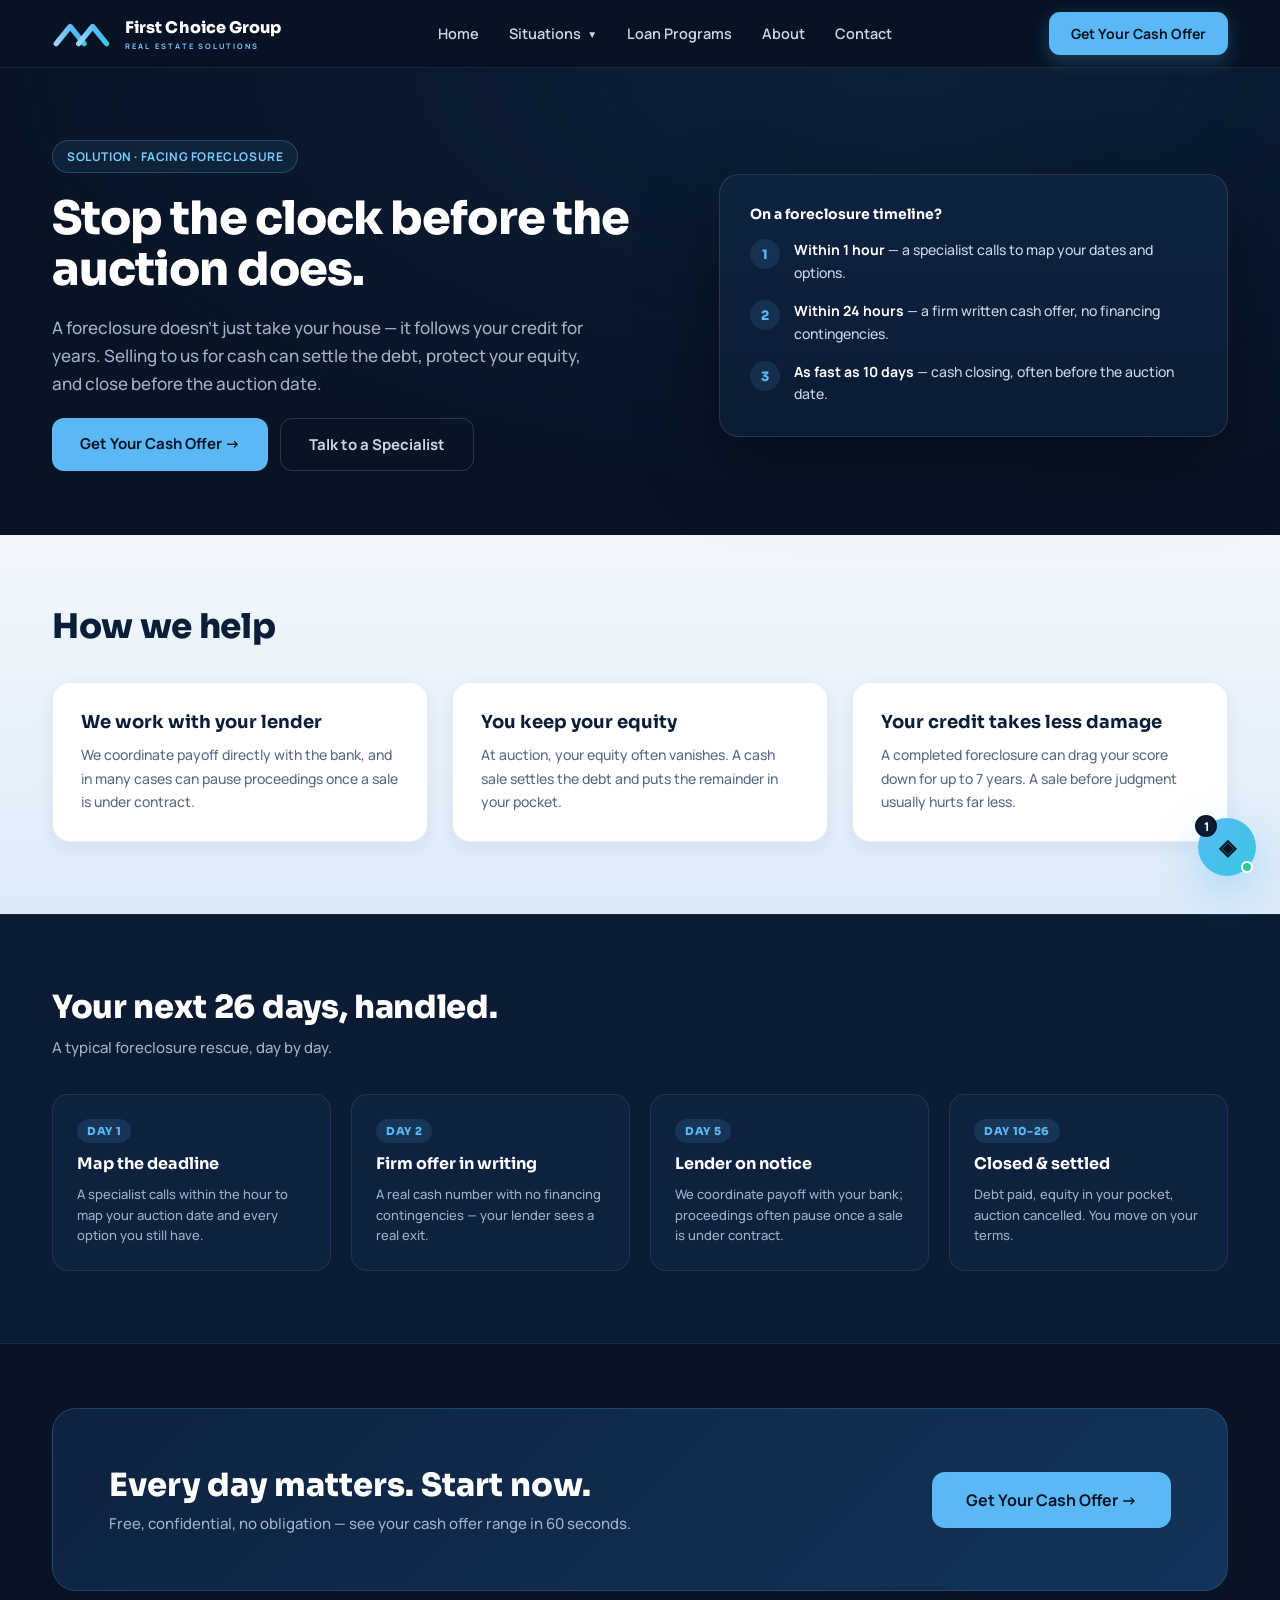
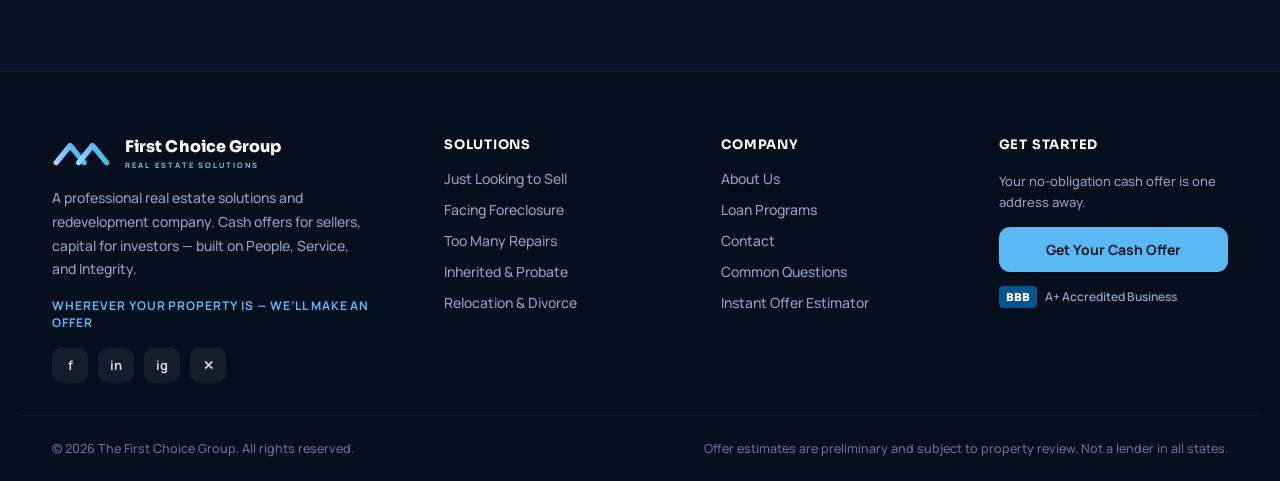
<file: site/foreclosure.html>
<!DOCTYPE html>
<html lang="en">
<head>
<meta charset="utf-8">
<meta name="viewport" content="width=device-width, initial-scale=1">
<title>Facing Foreclosure — Sell Before the Auction | The First Choice Group</title>
<meta name="description" content="Selling to us for cash can settle the debt, protect your equity, and close before the auction date. A firm cash offer in 24 hours, closings as fast as 10 days.">
<link rel="preconnect" href="https://fonts.googleapis.com">
<link rel="preconnect" href="https://fonts.gstatic.com" crossorigin>
<link href="https://fonts.googleapis.com/css2?family=Sora:wght@400;500;600;700;800&family=Manrope:wght@400;500;600;700&display=swap" rel="stylesheet">
<link rel="stylesheet" href="assets/styles.css">
<link rel="icon" type="image/svg+xml" href="/favicon.svg">
<link rel="apple-touch-icon" href="/favicon.svg">
<meta name="theme-color" content="#081426">
</head>
<body>
<div id="site-nav"></div>

<div style="background:radial-gradient(900px 420px at 70% 0%,#12345A55,transparent),#081426">
<div class="cols pad-sec" style="max-width:1240px;margin:0 auto;padding:72px 32px 64px;grid-template-columns:minmax(0,1.2fr) minmax(0,1fr);gap:56px;align-items:center">
  <div style="display:flex;flex-direction:column;gap:20px">
    <div style="display:inline-flex;align-self:flex-start;align-items:center;gap:8px;border:1px solid #5AB8F544;background:#5AB8F514;color:#7ACBFF;font:700 12px 'Manrope',sans-serif;padding:7px 14px;border-radius:999px;letter-spacing:.05em">SOLUTION · FACING FORECLOSURE</div>
    <h1 class="hero-title" style="margin:0;font:800 46px/1.1 'Sora',sans-serif;color:#fff;letter-spacing:-.02em;text-wrap:pretty">Stop the clock before the auction does.</h1>
    <div style="font:500 17px/1.65 'Manrope',sans-serif;color:#9FB0C9;max-width:540px">A foreclosure doesn't just take your house — it follows your credit for years. Selling to us for cash can settle the debt, protect your equity, and close before the auction date.</div>
    <div style="display:flex;gap:12px;flex-wrap:wrap">
      <a href="/offer" data-hover="background:#7ACBFF;color:#081426" style="background:#5AB8F5;color:#081426;font:700 15px 'Manrope',sans-serif;padding:15px 28px;border-radius:12px;text-decoration:none">Get Your Cash Offer →</a>
      <a href="/contact" data-hover="border-color:#5AB8F5;color:#fff" style="border:1px solid #ffffff26;color:#C9D6E8;font:700 15px 'Manrope',sans-serif;padding:15px 28px;border-radius:12px;text-decoration:none">Talk to a Specialist</a>
    </div>
  </div>
  <div style="background:linear-gradient(180deg,#0E2240,#0B1B33);border:1px solid #ffffff1c;border-radius:20px;padding:30px;display:flex;flex-direction:column;gap:16px;box-shadow:0 30px 80px rgba(0,0,0,.4)">
    <div style="font:700 14px 'Sora',sans-serif;color:#fff">On a foreclosure timeline?</div>
    <div style="display:flex;gap:14px;align-items:flex-start"><span style="width:30px;height:30px;border-radius:50%;background:#5AB8F51f;color:#5AB8F5;display:flex;align-items:center;justify-content:center;font:800 13px 'Sora',sans-serif;flex-shrink:0">1</span><div style="font:500 14px/1.6 'Manrope',sans-serif;color:#C9D6E8"><b style="color:#fff">Within 1 hour</b> — a specialist calls to map your dates and options.</div></div>
    <div style="display:flex;gap:14px;align-items:flex-start"><span style="width:30px;height:30px;border-radius:50%;background:#5AB8F51f;color:#5AB8F5;display:flex;align-items:center;justify-content:center;font:800 13px 'Sora',sans-serif;flex-shrink:0">2</span><div style="font:500 14px/1.6 'Manrope',sans-serif;color:#C9D6E8"><b style="color:#fff">Within 24 hours</b> — a firm written cash offer, no financing contingencies.</div></div>
    <div style="display:flex;gap:14px;align-items:flex-start"><span style="width:30px;height:30px;border-radius:50%;background:#5AB8F51f;color:#5AB8F5;display:flex;align-items:center;justify-content:center;font:800 13px 'Sora',sans-serif;flex-shrink:0">3</span><div style="font:500 14px/1.6 'Manrope',sans-serif;color:#C9D6E8"><b style="color:#fff">As fast as 10 days</b> — cash closing, often before the auction date.</div></div>
  </div>
</div>
</div>

<div style="background:linear-gradient(180deg,#F2F7FC,#DDEBF8)">
<div class="pad-sec" style="max-width:1240px;margin:0 auto;padding:72px 32px;display:flex;flex-direction:column;gap:36px">
  <h2 class="sec-title" style="margin:0;font:800 34px/1.15 'Sora',sans-serif;color:#0A1E38;letter-spacing:-.01em">How we help</h2>
  <div class="cols" style="grid-template-columns:repeat(3,minmax(0,1fr));gap:24px">
    <div style="background:#fff;border:1px solid #0A1E3814;border-radius:18px;padding:28px;display:flex;flex-direction:column;gap:10px;box-shadow:0 6px 18px rgba(10,30,56,.06)"><div style="font:700 18px 'Sora',sans-serif;color:#0A1E38">We work with your lender</div><div style="font:500 14px/1.65 'Manrope',sans-serif;color:#5A6B84">We coordinate payoff directly with the bank, and in many cases can pause proceedings once a sale is under contract.</div></div>
    <div style="background:#fff;border:1px solid #0A1E3814;border-radius:18px;padding:28px;display:flex;flex-direction:column;gap:10px;box-shadow:0 6px 18px rgba(10,30,56,.06)"><div style="font:700 18px 'Sora',sans-serif;color:#0A1E38">You keep your equity</div><div style="font:500 14px/1.65 'Manrope',sans-serif;color:#5A6B84">At auction, your equity often vanishes. A cash sale settles the debt and puts the remainder in your pocket.</div></div>
    <div style="background:#fff;border:1px solid #0A1E3814;border-radius:18px;padding:28px;display:flex;flex-direction:column;gap:10px;box-shadow:0 6px 18px rgba(10,30,56,.06)"><div style="font:700 18px 'Sora',sans-serif;color:#0A1E38">Your credit takes less damage</div><div style="font:500 14px/1.65 'Manrope',sans-serif;color:#5A6B84">A completed foreclosure can drag your score down for up to 7 years. A sale before judgment usually hurts far less.</div></div>
  </div>
</div>
</div>

<div style="background:#0B1B33;border-top:1px solid #ffffff12;border-bottom:1px solid #ffffff12">
<div class="pad-sec" style="max-width:1240px;margin:0 auto;padding:72px 32px;display:flex;flex-direction:column;gap:36px">
  <div style="display:flex;flex-direction:column;gap:10px"><h2 class="sec-title" style="margin:0;font:800 32px 'Sora',sans-serif;color:#fff;letter-spacing:-.01em">Your next 26 days, handled.</h2><div style="font:500 15px 'Manrope',sans-serif;color:#9FB0C9">A typical foreclosure rescue, day by day.</div></div>
  <div class="cols-2up" style="grid-template-columns:repeat(4,minmax(0,1fr));gap:20px">
    <div style="background:#0E2240;border:1px solid #ffffff14;border-radius:16px;padding:24px;display:flex;flex-direction:column;gap:10px"><div style="align-self:flex-start;background:#5AB8F51f;color:#5AB8F5;font:800 11px 'Sora',sans-serif;padding:5px 10px;border-radius:999px;letter-spacing:.06em">DAY 1</div><div style="font:700 16px 'Sora',sans-serif;color:#fff">Map the deadline</div><div style="font:500 13px/1.6 'Manrope',sans-serif;color:#9FB0C9">A specialist calls within the hour to map your auction date and every option you still have.</div></div>
    <div style="background:#0E2240;border:1px solid #ffffff14;border-radius:16px;padding:24px;display:flex;flex-direction:column;gap:10px"><div style="align-self:flex-start;background:#5AB8F51f;color:#5AB8F5;font:800 11px 'Sora',sans-serif;padding:5px 10px;border-radius:999px;letter-spacing:.06em">DAY 2</div><div style="font:700 16px 'Sora',sans-serif;color:#fff">Firm offer in writing</div><div style="font:500 13px/1.6 'Manrope',sans-serif;color:#9FB0C9">A real cash number with no financing contingencies — your lender sees a real exit.</div></div>
    <div style="background:#0E2240;border:1px solid #ffffff14;border-radius:16px;padding:24px;display:flex;flex-direction:column;gap:10px"><div style="align-self:flex-start;background:#5AB8F51f;color:#5AB8F5;font:800 11px 'Sora',sans-serif;padding:5px 10px;border-radius:999px;letter-spacing:.06em">DAY 5</div><div style="font:700 16px 'Sora',sans-serif;color:#fff">Lender on notice</div><div style="font:500 13px/1.6 'Manrope',sans-serif;color:#9FB0C9">We coordinate payoff with your bank; proceedings often pause once a sale is under contract.</div></div>
    <div style="background:#0E2240;border:1px solid #ffffff14;border-radius:16px;padding:24px;display:flex;flex-direction:column;gap:10px"><div style="align-self:flex-start;background:#5AB8F51f;color:#5AB8F5;font:800 11px 'Sora',sans-serif;padding:5px 10px;border-radius:999px;letter-spacing:.06em">DAY 10–26</div><div style="font:700 16px 'Sora',sans-serif;color:#fff">Closed & settled</div><div style="font:500 13px/1.6 'Manrope',sans-serif;color:#9FB0C9">Debt paid, equity in your pocket, auction cancelled. You move on your terms.</div></div>
  </div>
</div>
</div>

<div class="pad-sec" style="max-width:1240px;margin:0 auto;padding:64px 32px 80px">
  <div style="background:linear-gradient(135deg,#0E2240,#12345A);border:1px solid #5AB8F533;border-radius:24px;padding:56px;display:flex;justify-content:space-between;align-items:center;gap:32px;flex-wrap:wrap">
    <div style="display:flex;flex-direction:column;gap:8px"><h2 style="margin:0;font:800 32px 'Sora',sans-serif;color:#fff">Every day matters. Start now.</h2><div style="font:500 15px 'Manrope',sans-serif;color:#9FB0C9">Free, confidential, no obligation — see your cash offer range in 60 seconds.</div></div>
    <a href="/offer" data-hover="background:#7ACBFF;color:#081426" style="background:#5AB8F5;color:#081426;font:700 16px 'Manrope',sans-serif;padding:17px 34px;border-radius:13px;text-decoration:none">Get Your Cash Offer →</a>
  </div>
</div>

<div id="site-footer"></div>
<script src="assets/site.js" defer></script>
</body>
</html>
</file>
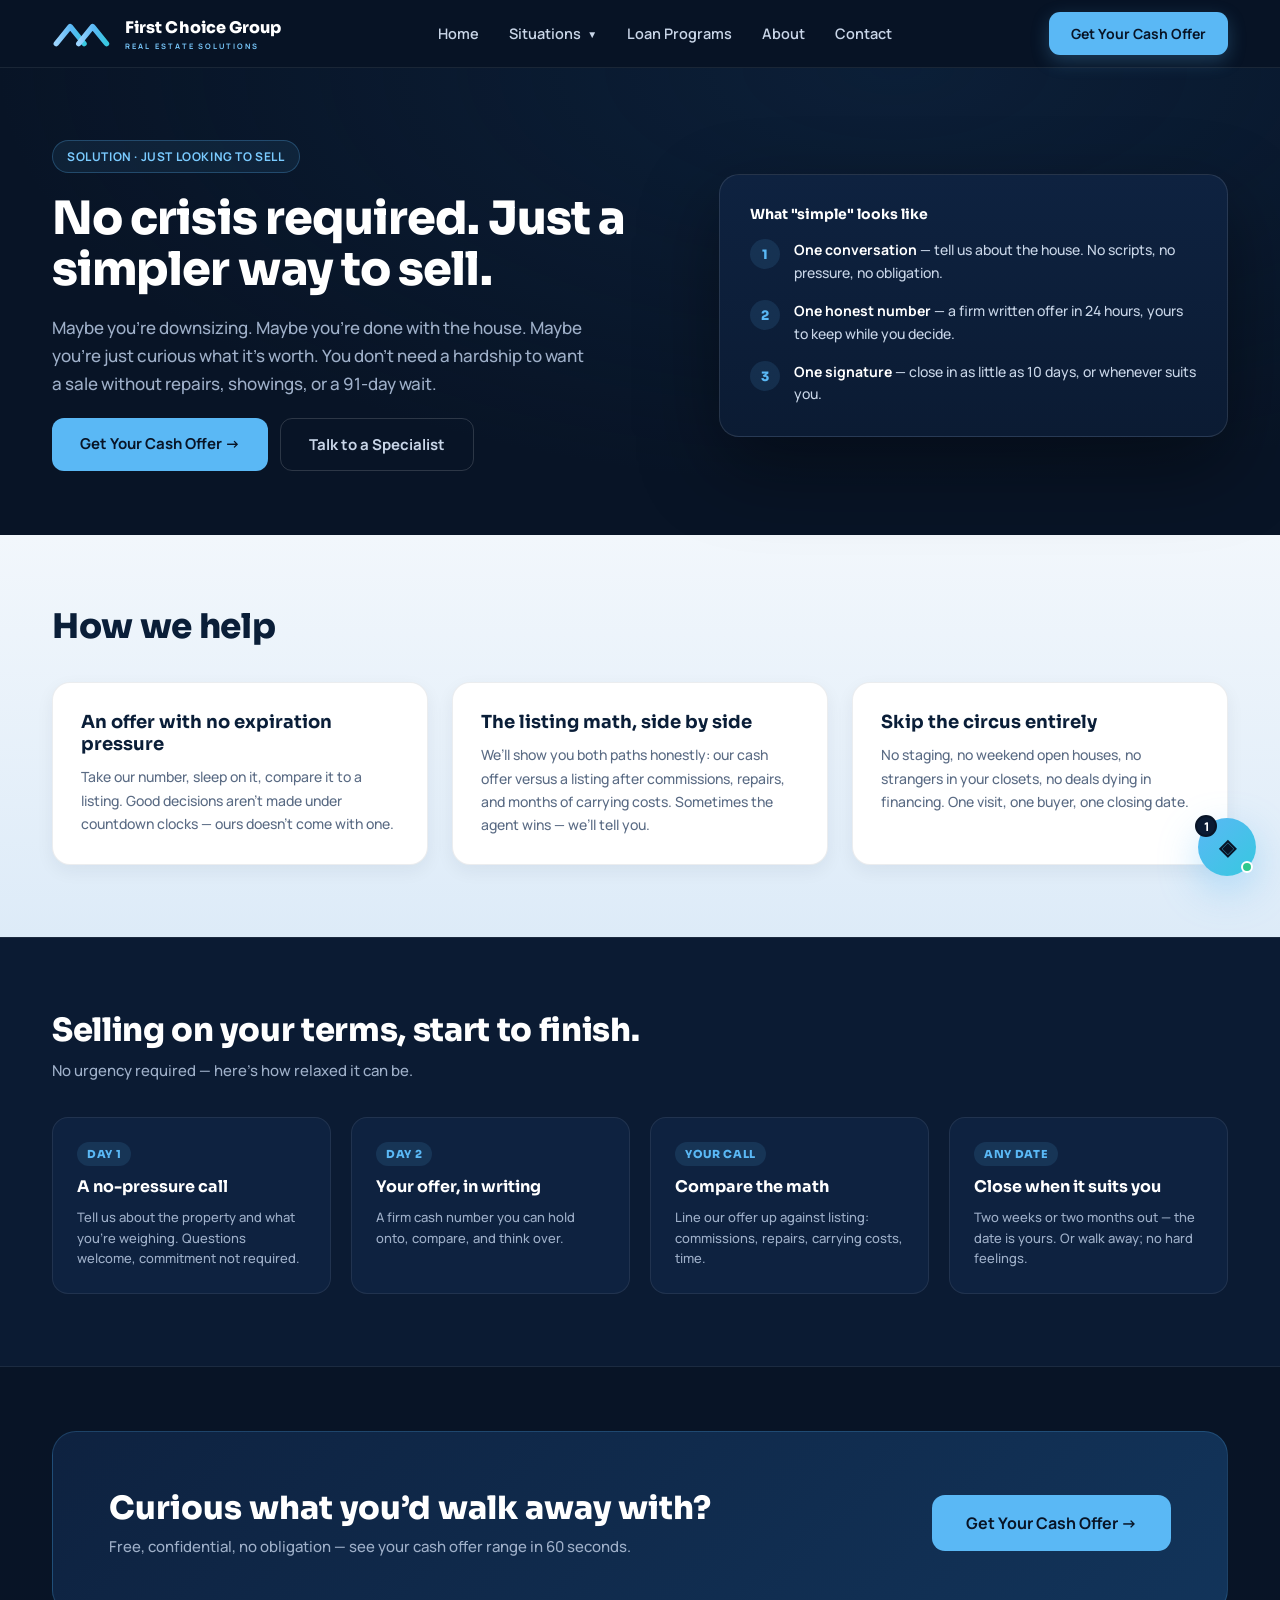
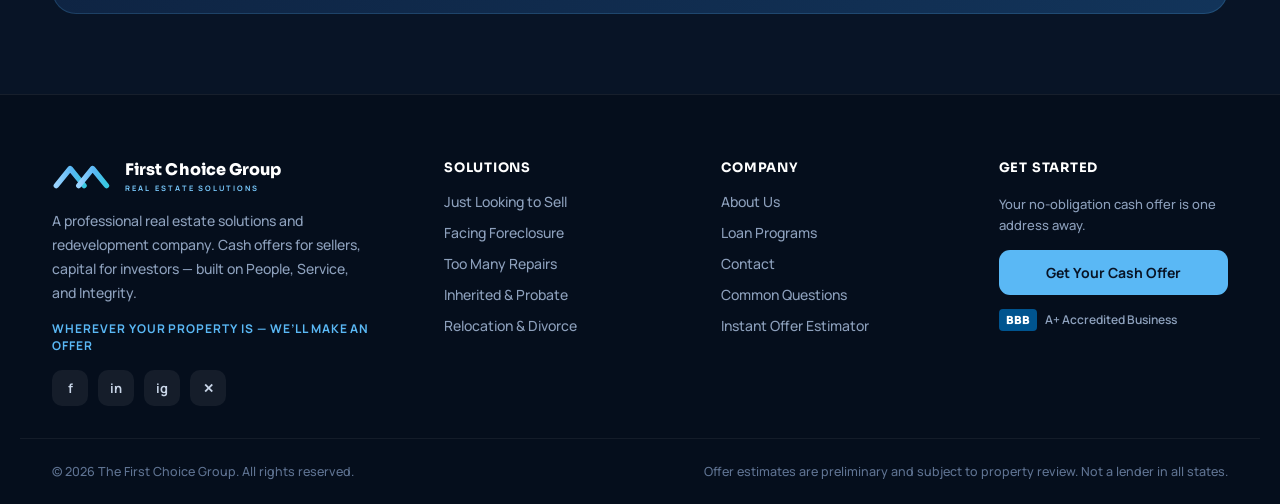
<file: site/just-selling.html>
<!DOCTYPE html>
<html lang="en">
<head>
<meta charset="utf-8">
<meta name="viewport" content="width=device-width, initial-scale=1">
<title>Just Looking to Sell — A Simpler Way to Sell | The First Choice Group</title>
<meta name="description" content="No crisis required. Sell without repairs, showings, or a 91-day wait. A firm written cash offer in 24 hours and a closing date that suits you — no obligation.">
<link rel="preconnect" href="https://fonts.googleapis.com">
<link rel="preconnect" href="https://fonts.gstatic.com" crossorigin>
<link href="https://fonts.googleapis.com/css2?family=Sora:wght@400;500;600;700;800&family=Manrope:wght@400;500;600;700&display=swap" rel="stylesheet">
<link rel="stylesheet" href="assets/styles.css">
<link rel="icon" type="image/svg+xml" href="/favicon.svg">
<link rel="apple-touch-icon" href="/favicon.svg">
<meta name="theme-color" content="#081426">
</head>
<body>
<div id="site-nav"></div>

<div style="background:radial-gradient(900px 420px at 70% 0%,#12345A55,transparent),#081426">
<div class="cols pad-sec" style="max-width:1240px;margin:0 auto;padding:72px 32px 64px;grid-template-columns:minmax(0,1.2fr) minmax(0,1fr);gap:56px;align-items:center">
  <div style="display:flex;flex-direction:column;gap:20px">
    <div style="display:inline-flex;align-self:flex-start;align-items:center;gap:8px;border:1px solid #5AB8F544;background:#5AB8F514;color:#7ACBFF;font:700 12px 'Manrope',sans-serif;padding:7px 14px;border-radius:999px;letter-spacing:.05em">SOLUTION · JUST LOOKING TO SELL</div>
    <h1 class="hero-title" style="margin:0;font:800 46px/1.1 'Sora',sans-serif;color:#fff;letter-spacing:-.02em;text-wrap:pretty">No crisis required. Just a simpler way to sell.</h1>
    <div style="font:500 17px/1.65 'Manrope',sans-serif;color:#9FB0C9;max-width:540px">Maybe you're downsizing. Maybe you're done with the house. Maybe you're just curious what it's worth. You don't need a hardship to want a sale without repairs, showings, or a 91-day wait.</div>
    <div style="display:flex;gap:12px">
      <a href="/offer" style="background:#5AB8F5;color:#081426;font:700 15px 'Manrope',sans-serif;padding:15px 28px;border-radius:12px;text-decoration:none" data-hover="background:#7ACBFF;color:#081426">Get Your Cash Offer →</a>
      <a href="/contact" style="border:1px solid #ffffff26;color:#C9D6E8;font:700 15px 'Manrope',sans-serif;padding:15px 28px;border-radius:12px;text-decoration:none" data-hover="border-color:#5AB8F5;color:#fff">Talk to a Specialist</a>
    </div>
  </div>
  <div style="background:linear-gradient(180deg,#0E2240,#0B1B33);border:1px solid #ffffff1c;border-radius:20px;padding:30px;display:flex;flex-direction:column;gap:16px;box-shadow:0 30px 80px rgba(0,0,0,.4)">
    <div style="font:700 14px 'Sora',sans-serif;color:#fff">What "simple" looks like</div>
    <div style="display:flex;gap:14px;align-items:flex-start"><span style="width:30px;height:30px;border-radius:50%;background:#5AB8F51f;color:#5AB8F5;display:flex;align-items:center;justify-content:center;font:800 13px 'Sora',sans-serif;flex-shrink:0">1</span><div style="font:500 14px/1.6 'Manrope',sans-serif;color:#C9D6E8"><b style="color:#fff">One conversation</b> — tell us about the house. No scripts, no pressure, no obligation.</div></div>
    <div style="display:flex;gap:14px;align-items:flex-start"><span style="width:30px;height:30px;border-radius:50%;background:#5AB8F51f;color:#5AB8F5;display:flex;align-items:center;justify-content:center;font:800 13px 'Sora',sans-serif;flex-shrink:0">2</span><div style="font:500 14px/1.6 'Manrope',sans-serif;color:#C9D6E8"><b style="color:#fff">One honest number</b> — a firm written offer in 24 hours, yours to keep while you decide.</div></div>
    <div style="display:flex;gap:14px;align-items:flex-start"><span style="width:30px;height:30px;border-radius:50%;background:#5AB8F51f;color:#5AB8F5;display:flex;align-items:center;justify-content:center;font:800 13px 'Sora',sans-serif;flex-shrink:0">3</span><div style="font:500 14px/1.6 'Manrope',sans-serif;color:#C9D6E8"><b style="color:#fff">One signature</b> — close in as little as 10 days, or whenever suits you.</div></div>
  </div>
</div>
</div>

<div style="background:linear-gradient(180deg,#F2F7FC,#DDEBF8)">
<div class="pad-sec" style="max-width:1240px;margin:0 auto;padding:72px 32px;display:flex;flex-direction:column;gap:36px">
  <h2 class="sec-title" style="margin:0;font:800 34px/1.15 'Sora',sans-serif;color:#0A1E38;letter-spacing:-.01em">How we help</h2>
  <div class="cols" style="grid-template-columns:repeat(3,minmax(0,1fr));gap:24px">
    <div style="background:#fff;border:1px solid #0A1E3814;border-radius:18px;padding:28px;display:flex;flex-direction:column;gap:10px;box-shadow:0 6px 18px rgba(10,30,56,.06)"><div style="font:700 18px 'Sora',sans-serif;color:#0A1E38">An offer with no expiration pressure</div><div style="font:500 14px/1.65 'Manrope',sans-serif;color:#5A6B84">Take our number, sleep on it, compare it to a listing. Good decisions aren’t made under countdown clocks — ours doesn’t come with one.</div></div>
    <div style="background:#fff;border:1px solid #0A1E3814;border-radius:18px;padding:28px;display:flex;flex-direction:column;gap:10px;box-shadow:0 6px 18px rgba(10,30,56,.06)"><div style="font:700 18px 'Sora',sans-serif;color:#0A1E38">The listing math, side by side</div><div style="font:500 14px/1.65 'Manrope',sans-serif;color:#5A6B84">We’ll show you both paths honestly: our cash offer versus a listing after commissions, repairs, and months of carrying costs. Sometimes the agent wins — we’ll tell you.</div></div>
    <div style="background:#fff;border:1px solid #0A1E3814;border-radius:18px;padding:28px;display:flex;flex-direction:column;gap:10px;box-shadow:0 6px 18px rgba(10,30,56,.06)"><div style="font:700 18px 'Sora',sans-serif;color:#0A1E38">Skip the circus entirely</div><div style="font:500 14px/1.65 'Manrope',sans-serif;color:#5A6B84">No staging, no weekend open houses, no strangers in your closets, no deals dying in financing. One visit, one buyer, one closing date.</div></div>
  </div>
</div>
</div>

<div style="background:#0B1B33;border-top:1px solid #ffffff12;border-bottom:1px solid #ffffff12">
<div class="pad-sec" style="max-width:1240px;margin:0 auto;padding:72px 32px;display:flex;flex-direction:column;gap:36px">
  <div style="display:flex;flex-direction:column;gap:10px"><h2 class="sec-title" style="margin:0;font:800 32px 'Sora',sans-serif;color:#fff;letter-spacing:-.01em">Selling on your terms, start to finish.</h2><div style="font:500 15px 'Manrope',sans-serif;color:#9FB0C9">No urgency required — here’s how relaxed it can be.</div></div>
  <div class="cols-2up" style="grid-template-columns:repeat(4,minmax(0,1fr));gap:20px">
    <div style="background:#0E2240;border:1px solid #ffffff14;border-radius:16px;padding:24px;display:flex;flex-direction:column;gap:10px"><div style="align-self:flex-start;background:#5AB8F51f;color:#5AB8F5;font:800 11px 'Sora',sans-serif;padding:5px 10px;border-radius:999px;letter-spacing:.06em">DAY 1</div><div style="font:700 16px 'Sora',sans-serif;color:#fff">A no-pressure call</div><div style="font:500 13px/1.6 'Manrope',sans-serif;color:#9FB0C9">Tell us about the property and what you’re weighing. Questions welcome, commitment not required.</div></div>
    <div style="background:#0E2240;border:1px solid #ffffff14;border-radius:16px;padding:24px;display:flex;flex-direction:column;gap:10px"><div style="align-self:flex-start;background:#5AB8F51f;color:#5AB8F5;font:800 11px 'Sora',sans-serif;padding:5px 10px;border-radius:999px;letter-spacing:.06em">DAY 2</div><div style="font:700 16px 'Sora',sans-serif;color:#fff">Your offer, in writing</div><div style="font:500 13px/1.6 'Manrope',sans-serif;color:#9FB0C9">A firm cash number you can hold onto, compare, and think over.</div></div>
    <div style="background:#0E2240;border:1px solid #ffffff14;border-radius:16px;padding:24px;display:flex;flex-direction:column;gap:10px"><div style="align-self:flex-start;background:#5AB8F51f;color:#5AB8F5;font:800 11px 'Sora',sans-serif;padding:5px 10px;border-radius:999px;letter-spacing:.06em">YOUR CALL</div><div style="font:700 16px 'Sora',sans-serif;color:#fff">Compare the math</div><div style="font:500 13px/1.6 'Manrope',sans-serif;color:#9FB0C9">Line our offer up against listing: commissions, repairs, carrying costs, time.</div></div>
    <div style="background:#0E2240;border:1px solid #ffffff14;border-radius:16px;padding:24px;display:flex;flex-direction:column;gap:10px"><div style="align-self:flex-start;background:#5AB8F51f;color:#5AB8F5;font:800 11px 'Sora',sans-serif;padding:5px 10px;border-radius:999px;letter-spacing:.06em">ANY DATE</div><div style="font:700 16px 'Sora',sans-serif;color:#fff">Close when it suits you</div><div style="font:500 13px/1.6 'Manrope',sans-serif;color:#9FB0C9">Two weeks or two months out — the date is yours. Or walk away; no hard feelings.</div></div>
  </div>
</div>
</div>

<div class="pad-sec" style="max-width:1240px;margin:0 auto;padding:64px 32px 80px">
  <div style="background:linear-gradient(135deg,#0E2240,#12345A);border:1px solid #5AB8F533;border-radius:24px;padding:56px;display:flex;justify-content:space-between;align-items:center;gap:32px;flex-wrap:wrap">
    <div style="display:flex;flex-direction:column;gap:8px"><h2 style="margin:0;font:800 32px 'Sora',sans-serif;color:#fff">Curious what you’d walk away with?</h2><div style="font:500 15px 'Manrope',sans-serif;color:#9FB0C9">Free, confidential, no obligation — see your cash offer range in 60 seconds.</div></div>
    <a href="/offer" style="background:#5AB8F5;color:#081426;font:700 16px 'Manrope',sans-serif;padding:17px 34px;border-radius:13px;text-decoration:none" data-hover="background:#7ACBFF;color:#081426">Get Your Cash Offer →</a>
  </div>
</div>

<div id="site-footer"></div>
<script src="assets/site.js" defer></script>
</body>
</html>
</file>
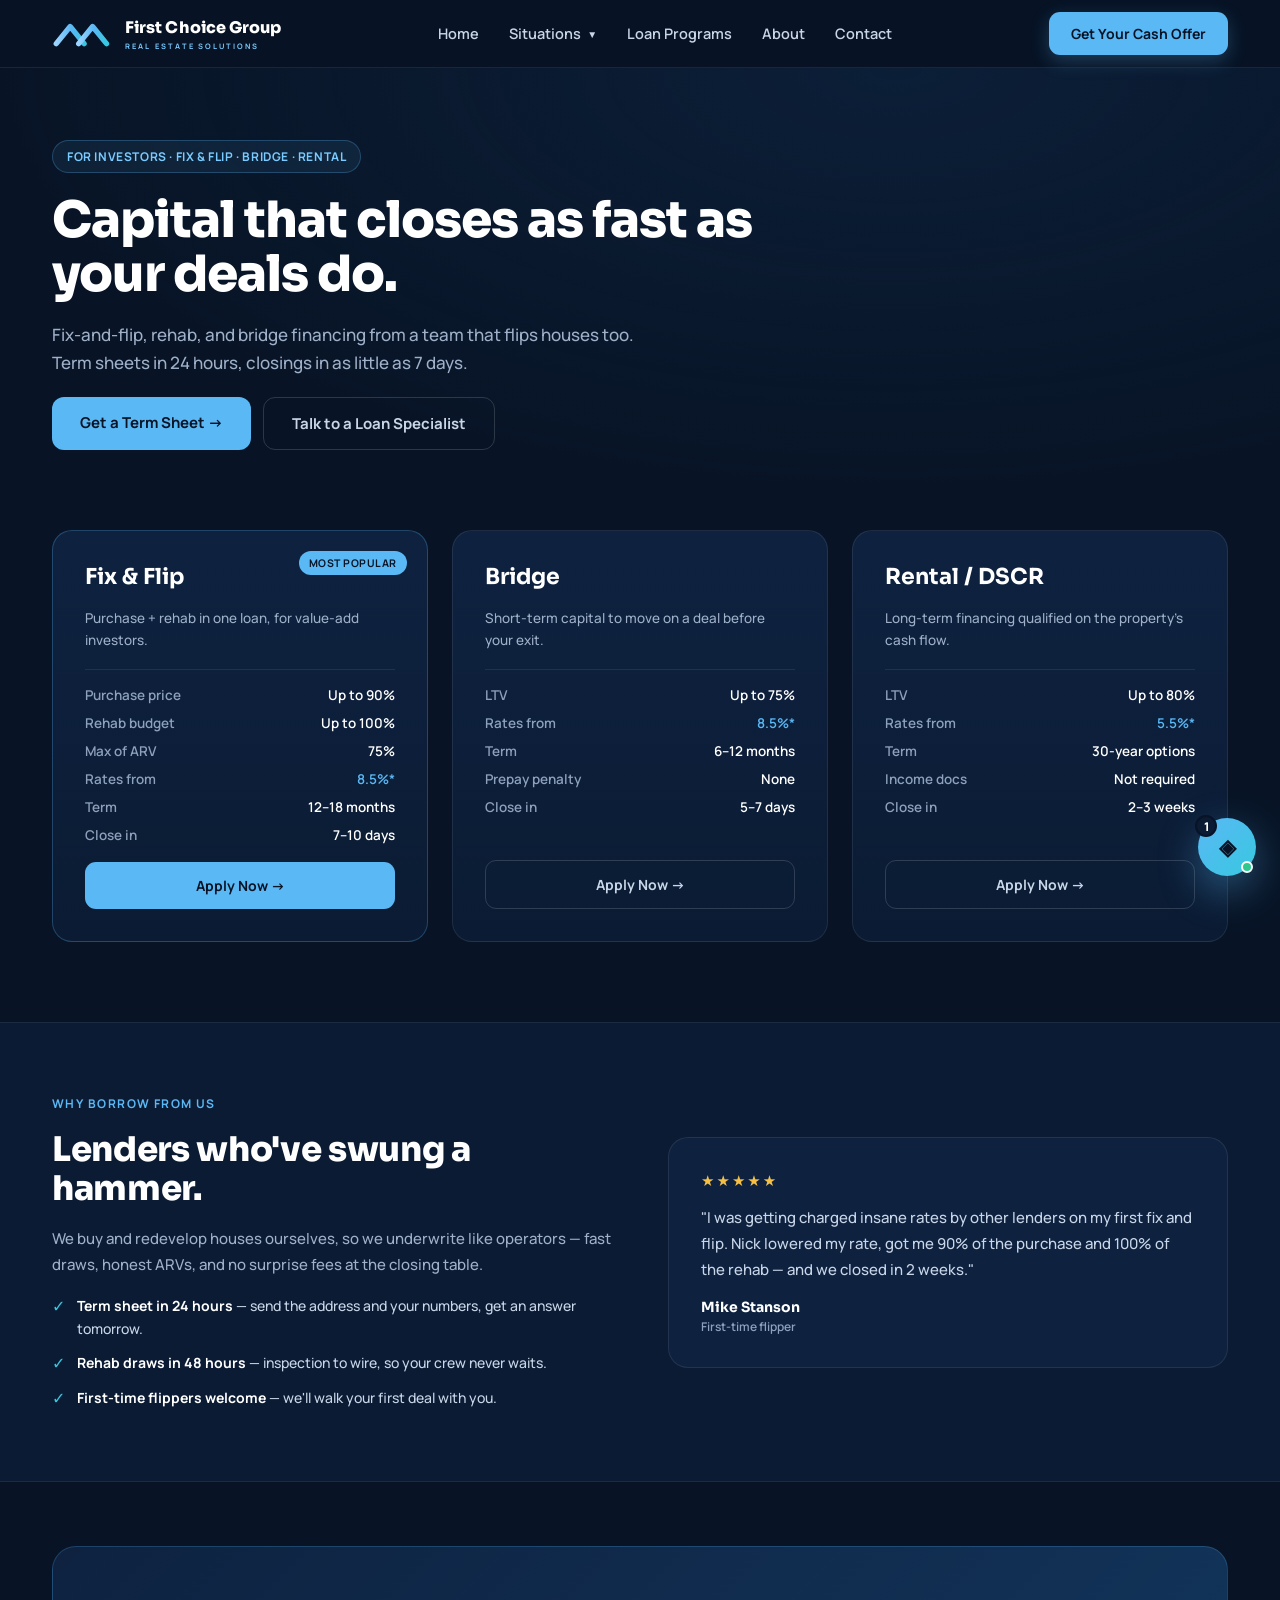
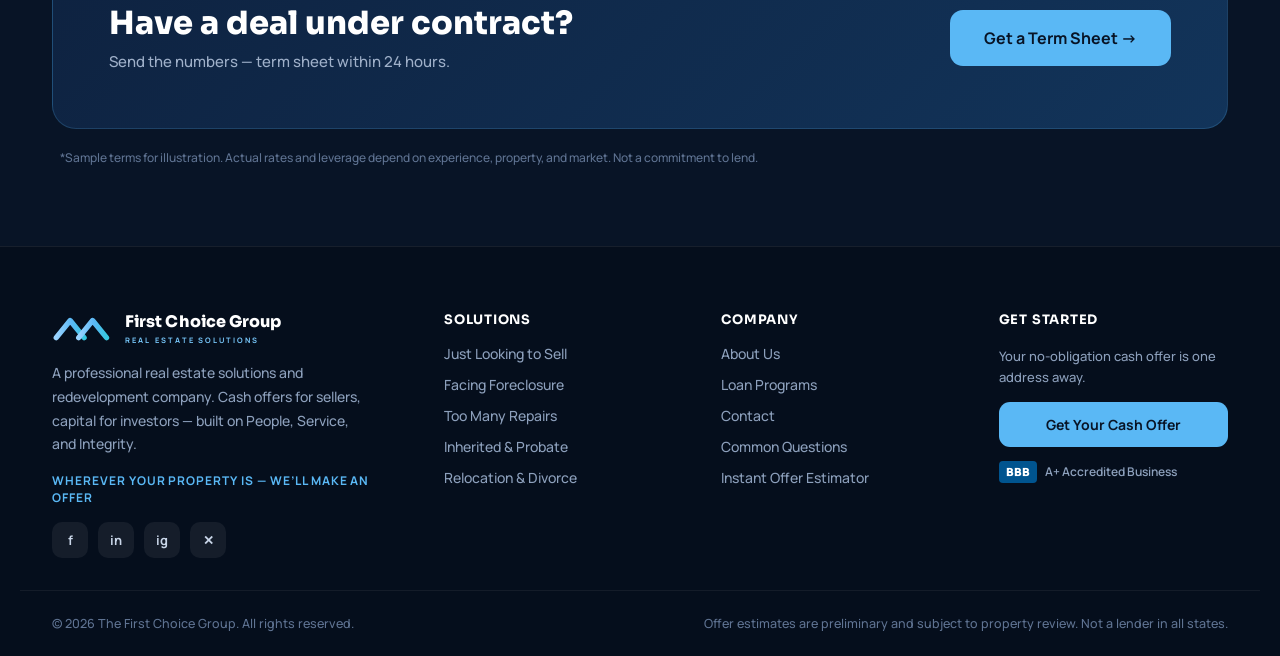
<file: site/loan-programs.html>
<!DOCTYPE html>
<html lang="en">
<head>
<meta charset="utf-8">
<meta name="viewport" content="width=device-width, initial-scale=1">
<title>Loan Programs — The First Choice Group</title>
<meta name="description" content="Fix-and-flip, rehab, and bridge financing from a team that flips houses too. Term sheets in 24 hours, closings in as little as 7 days.">
<link rel="preconnect" href="https://fonts.googleapis.com">
<link rel="preconnect" href="https://fonts.gstatic.com" crossorigin>
<link href="https://fonts.googleapis.com/css2?family=Sora:wght@400;500;600;700;800&family=Manrope:wght@400;500;600;700&display=swap" rel="stylesheet">
<link rel="stylesheet" href="assets/styles.css">
<link rel="icon" type="image/svg+xml" href="/favicon.svg">
<link rel="apple-touch-icon" href="/favicon.svg">
<meta name="theme-color" content="#081426">
</head>
<body>
<div id="site-nav"></div>

<div style="background:radial-gradient(900px 420px at 70% 0%,#12345A55,transparent),#081426">
<div class="pad-sec" style="max-width:1240px;margin:0 auto;padding:72px 32px 56px;display:flex;flex-direction:column;gap:20px;align-items:flex-start">
  <div style="display:inline-flex;align-items:center;gap:8px;border:1px solid #5AB8F544;background:#5AB8F514;color:#7ACBFF;font:700 12px 'Manrope',sans-serif;padding:7px 14px;border-radius:999px;letter-spacing:.05em">FOR INVESTORS · FIX &amp; FLIP · BRIDGE · RENTAL</div>
  <h1 class="hero-title" style="margin:0;font:800 50px/1.08 'Sora',sans-serif;color:#fff;letter-spacing:-.02em;max-width:760px;text-wrap:pretty">Capital that closes as fast as your deals do.</h1>
  <div style="font:500 17px/1.65 'Manrope',sans-serif;color:#9FB0C9;max-width:600px">Fix-and-flip, rehab, and bridge financing from a team that flips houses too. Term sheets in 24 hours, closings in as little as 7 days.</div>
  <div style="display:flex;gap:12px">
    <a href="/contact" style="background:#5AB8F5;color:#081426;font:700 15px 'Manrope',sans-serif;padding:15px 28px;border-radius:12px;text-decoration:none" data-hover="background:#7ACBFF;color:#081426">Get a Term Sheet →</a>
    <a href="/contact" style="border:1px solid #ffffff26;color:#C9D6E8;font:700 15px 'Manrope',sans-serif;padding:15px 28px;border-radius:12px;text-decoration:none" data-hover="border-color:#5AB8F5;color:#fff">Talk to a Loan Specialist</a>
  </div>
</div>
</div>
<div class="cols pad-sec" style="max-width:1240px;margin:0 auto;padding:24px 32px 80px;display:grid;grid-template-columns:repeat(3,minmax(0,1fr));gap:24px">
  <div style="background:linear-gradient(180deg,#0E2240,#0B1B33);border:1px solid #5AB8F544;border-radius:20px;padding:32px;display:flex;flex-direction:column;gap:18px;position:relative">
    <div style="position:absolute;top:20px;right:20px;background:#5AB8F5;color:#081426;font:700 10.5px 'Manrope',sans-serif;padding:5px 10px;border-radius:999px;letter-spacing:.05em">MOST POPULAR</div>
    <div style="font:700 22px 'Sora',sans-serif;color:#fff">Fix &amp; Flip</div>
    <div style="font:500 13.5px/1.6 'Manrope',sans-serif;color:#9FB0C9">Purchase + rehab in one loan, for value-add investors.</div>
    <div style="display:flex;flex-direction:column;gap:10px;border-top:1px solid #ffffff14;padding-top:16px">
      <div style="display:flex;justify-content:space-between;font:600 13.5px 'Manrope',sans-serif"><span style="color:#8DA0BC">Purchase price</span><span style="color:#fff">Up to 90%</span></div>
      <div style="display:flex;justify-content:space-between;font:600 13.5px 'Manrope',sans-serif"><span style="color:#8DA0BC">Rehab budget</span><span style="color:#fff">Up to 100%</span></div>
      <div style="display:flex;justify-content:space-between;font:600 13.5px 'Manrope',sans-serif"><span style="color:#8DA0BC">Max of ARV</span><span style="color:#fff">75%</span></div>
      <div style="display:flex;justify-content:space-between;font:600 13.5px 'Manrope',sans-serif"><span style="color:#8DA0BC">Rates from</span><span style="color:#5AB8F5">8.5%*</span></div>
      <div style="display:flex;justify-content:space-between;font:600 13.5px 'Manrope',sans-serif"><span style="color:#8DA0BC">Term</span><span style="color:#fff">12–18 months</span></div>
      <div style="display:flex;justify-content:space-between;font:600 13.5px 'Manrope',sans-serif"><span style="color:#8DA0BC">Close in</span><span style="color:#fff">7–10 days</span></div>
    </div>
    <a href="/contact" style="margin-top:auto;background:#5AB8F5;color:#081426;font:700 14px 'Manrope',sans-serif;padding:14px;border-radius:11px;text-align:center;text-decoration:none" data-hover="background:#7ACBFF;color:#081426">Apply Now →</a>
  </div>
  <div style="background:linear-gradient(180deg,#0E2240,#0B1B33);border:1px solid #ffffff14;border-radius:20px;padding:32px;display:flex;flex-direction:column;gap:18px">
    <div style="font:700 22px 'Sora',sans-serif;color:#fff">Bridge</div>
    <div style="font:500 13.5px/1.6 'Manrope',sans-serif;color:#9FB0C9">Short-term capital to move on a deal before your exit.</div>
    <div style="display:flex;flex-direction:column;gap:10px;border-top:1px solid #ffffff14;padding-top:16px">
      <div style="display:flex;justify-content:space-between;font:600 13.5px 'Manrope',sans-serif"><span style="color:#8DA0BC">LTV</span><span style="color:#fff">Up to 75%</span></div>
      <div style="display:flex;justify-content:space-between;font:600 13.5px 'Manrope',sans-serif"><span style="color:#8DA0BC">Rates from</span><span style="color:#5AB8F5">8.5%*</span></div>
      <div style="display:flex;justify-content:space-between;font:600 13.5px 'Manrope',sans-serif"><span style="color:#8DA0BC">Term</span><span style="color:#fff">6–12 months</span></div>
      <div style="display:flex;justify-content:space-between;font:600 13.5px 'Manrope',sans-serif"><span style="color:#8DA0BC">Prepay penalty</span><span style="color:#fff">None</span></div>
      <div style="display:flex;justify-content:space-between;font:600 13.5px 'Manrope',sans-serif"><span style="color:#8DA0BC">Close in</span><span style="color:#fff">5–7 days</span></div>
    </div>
    <a href="/contact" style="margin-top:auto;border:1px solid #ffffff26;color:#C9D6E8;font:700 14px 'Manrope',sans-serif;padding:14px;border-radius:11px;text-align:center;text-decoration:none" data-hover="border-color:#5AB8F5;color:#fff">Apply Now →</a>
  </div>
  <div style="background:linear-gradient(180deg,#0E2240,#0B1B33);border:1px solid #ffffff14;border-radius:20px;padding:32px;display:flex;flex-direction:column;gap:18px">
    <div style="font:700 22px 'Sora',sans-serif;color:#fff">Rental / DSCR</div>
    <div style="font:500 13.5px/1.6 'Manrope',sans-serif;color:#9FB0C9">Long-term financing qualified on the property's cash flow.</div>
    <div style="display:flex;flex-direction:column;gap:10px;border-top:1px solid #ffffff14;padding-top:16px">
      <div style="display:flex;justify-content:space-between;font:600 13.5px 'Manrope',sans-serif"><span style="color:#8DA0BC">LTV</span><span style="color:#fff">Up to 80%</span></div>
      <div style="display:flex;justify-content:space-between;font:600 13.5px 'Manrope',sans-serif"><span style="color:#8DA0BC">Rates from</span><span style="color:#5AB8F5">5.5%*</span></div>
      <div style="display:flex;justify-content:space-between;font:600 13.5px 'Manrope',sans-serif"><span style="color:#8DA0BC">Term</span><span style="color:#fff">30-year options</span></div>
      <div style="display:flex;justify-content:space-between;font:600 13.5px 'Manrope',sans-serif"><span style="color:#8DA0BC">Income docs</span><span style="color:#fff">Not required</span></div>
      <div style="display:flex;justify-content:space-between;font:600 13.5px 'Manrope',sans-serif"><span style="color:#8DA0BC">Close in</span><span style="color:#fff">2–3 weeks</span></div>
    </div>
    <a href="/contact" style="margin-top:auto;border:1px solid #ffffff26;color:#C9D6E8;font:700 14px 'Manrope',sans-serif;padding:14px;border-radius:11px;text-align:center;text-decoration:none" data-hover="border-color:#5AB8F5;color:#fff">Apply Now →</a>
  </div>
</div>
<div style="background:#0B1B33;border-top:1px solid #ffffff12;border-bottom:1px solid #ffffff12">
<div class="cols pad-sec" style="max-width:1240px;margin:0 auto;padding:72px 32px;display:grid;grid-template-columns:repeat(2,minmax(0,1fr));gap:56px;align-items:center">
  <div style="display:flex;flex-direction:column;gap:18px">
    <div style="font:700 12px 'Manrope',sans-serif;color:#5AB8F5;letter-spacing:.12em">WHY BORROW FROM US</div>
    <h2 class="sec-title" style="margin:0;font:800 34px/1.15 'Sora',sans-serif;color:#fff;letter-spacing:-.01em">Lenders who've swung a hammer.</h2>
    <div style="font:500 15px/1.7 'Manrope',sans-serif;color:#9FB0C9">We buy and redevelop houses ourselves, so we underwrite like operators — fast draws, honest ARVs, and no surprise fees at the closing table.</div>
    <div style="display:flex;flex-direction:column;gap:12px">
      <div style="display:flex;gap:12px;align-items:flex-start"><span style="color:#37C8E0;font-weight:800">✓</span><div style="font:500 14px/1.6 'Manrope',sans-serif;color:#C9D6E8"><b style="color:#fff">Term sheet in 24 hours</b> — send the address and your numbers, get an answer tomorrow.</div></div>
      <div style="display:flex;gap:12px;align-items:flex-start"><span style="color:#37C8E0;font-weight:800">✓</span><div style="font:500 14px/1.6 'Manrope',sans-serif;color:#C9D6E8"><b style="color:#fff">Rehab draws in 48 hours</b> — inspection to wire, so your crew never waits.</div></div>
      <div style="display:flex;gap:12px;align-items:flex-start"><span style="color:#37C8E0;font-weight:800">✓</span><div style="font:500 14px/1.6 'Manrope',sans-serif;color:#C9D6E8"><b style="color:#fff">First-time flippers welcome</b> — we'll walk your first deal with you.</div></div>
    </div>
  </div>
  <div style="background:#0E2240;border:1px solid #ffffff14;border-radius:20px;padding:32px;display:flex;flex-direction:column;gap:14px">
    <div style="color:#F5C044;font-size:15px;letter-spacing:2px">★★★★★</div>
    <div style="font:500 15px/1.75 'Manrope',sans-serif;color:#C9D6E8">"I was getting charged insane rates by other lenders on my first fix and flip. Nick lowered my rate, got me 90% of the purchase and 100% of the rehab — and we closed in 2 weeks."</div>
    <div style="display:flex;flex-direction:column;gap:2px"><div style="font:700 14px 'Sora',sans-serif;color:#fff">Mike Stanson</div><div style="font:600 12px 'Manrope',sans-serif;color:#8DA0BC">First-time flipper</div></div>
  </div>
</div>
</div>
<div class="pad-sec" style="max-width:1240px;margin:0 auto;padding:64px 32px 80px">
  <div style="background:linear-gradient(135deg,#0E2240,#12345A);border:1px solid #5AB8F533;border-radius:24px;padding:56px;display:flex;justify-content:space-between;align-items:center;gap:32px;flex-wrap:wrap">
    <div style="display:flex;flex-direction:column;gap:8px"><h2 style="margin:0;font:800 32px 'Sora',sans-serif;color:#fff">Have a deal under contract?</h2><div style="font:500 15px 'Manrope',sans-serif;color:#9FB0C9">Send the numbers — term sheet within 24 hours.</div></div>
    <a href="/contact" style="background:#5AB8F5;color:#081426;font:700 16px 'Manrope',sans-serif;padding:17px 34px;border-radius:13px;text-decoration:none" data-hover="background:#7ACBFF;color:#081426">Get a Term Sheet →</a>
  </div>
  <div style="font:500 12px 'Manrope',sans-serif;color:#5F7392;padding:20px 8px 0">*Sample terms for illustration. Actual rates and leverage depend on experience, property, and market. Not a commitment to lend.</div>
</div>

<div id="site-footer"></div>
<script src="assets/site.js" defer></script>
</body>
</html>
</file>
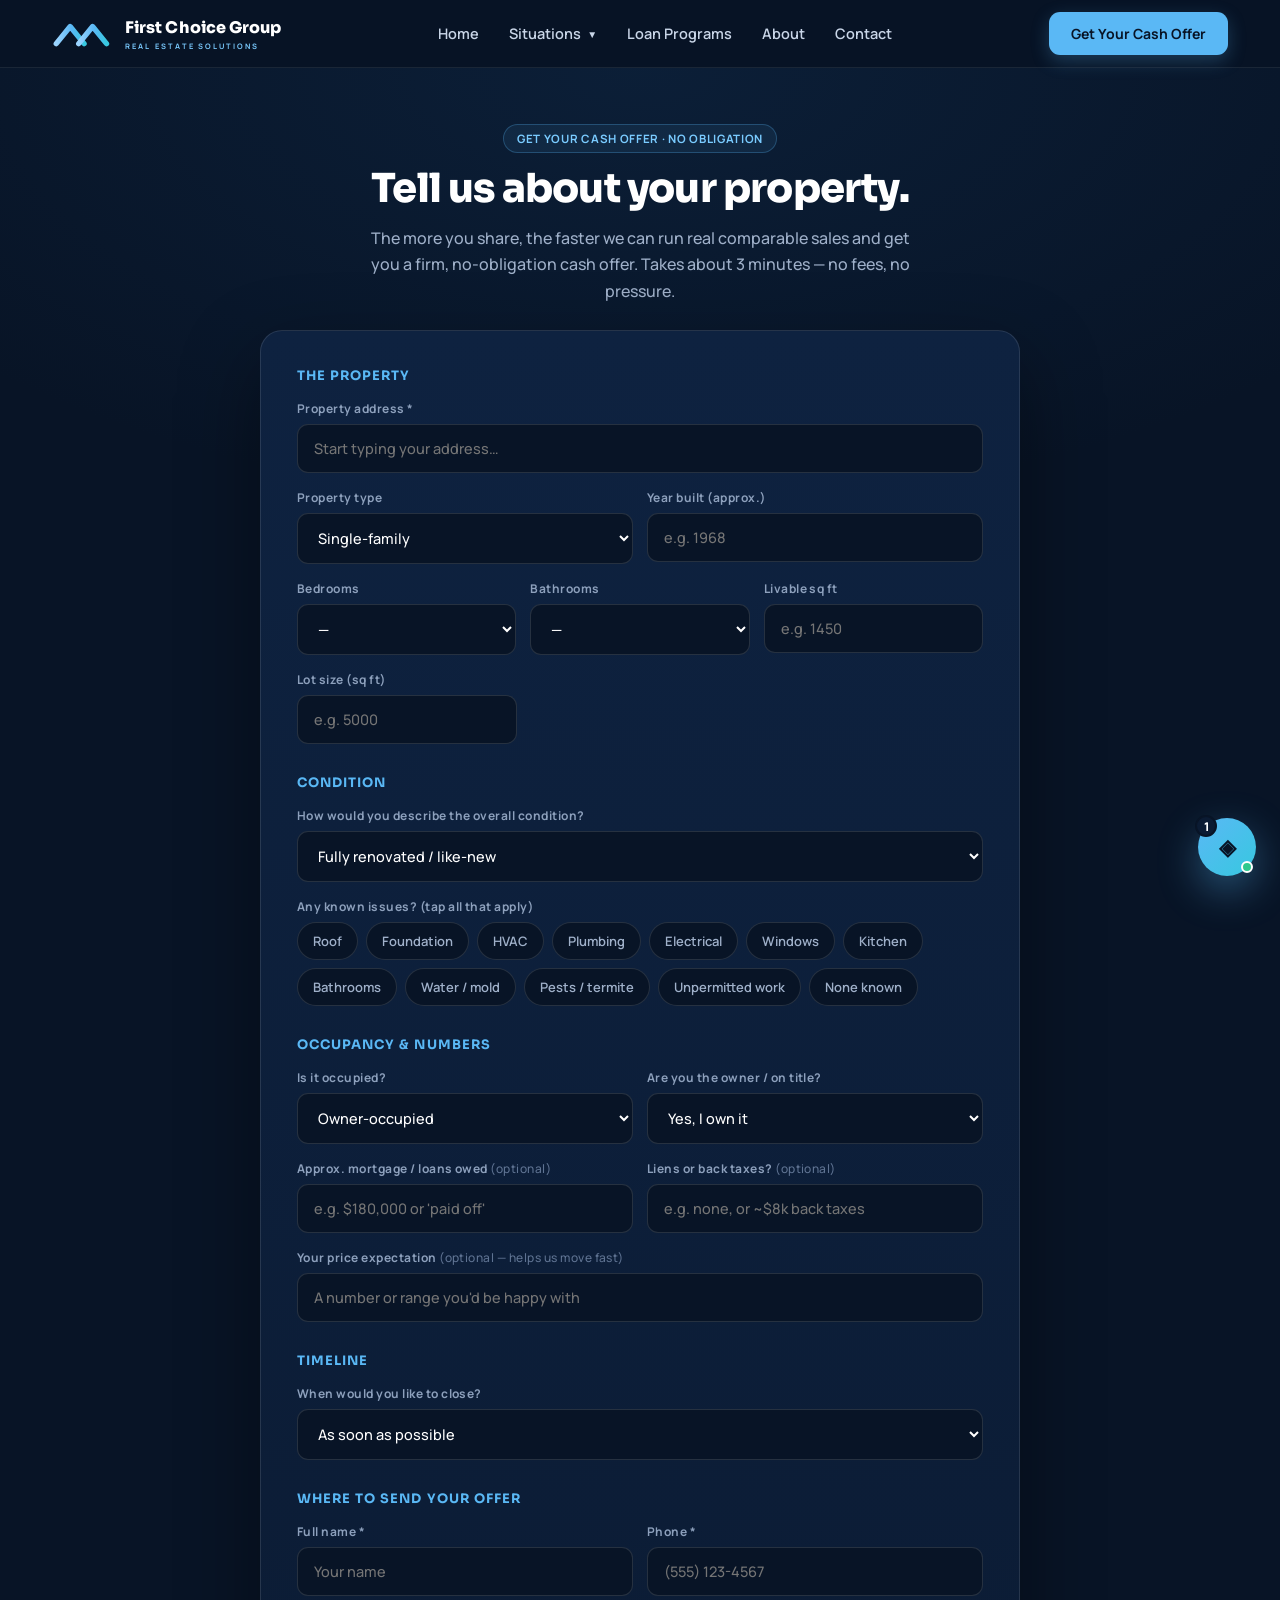
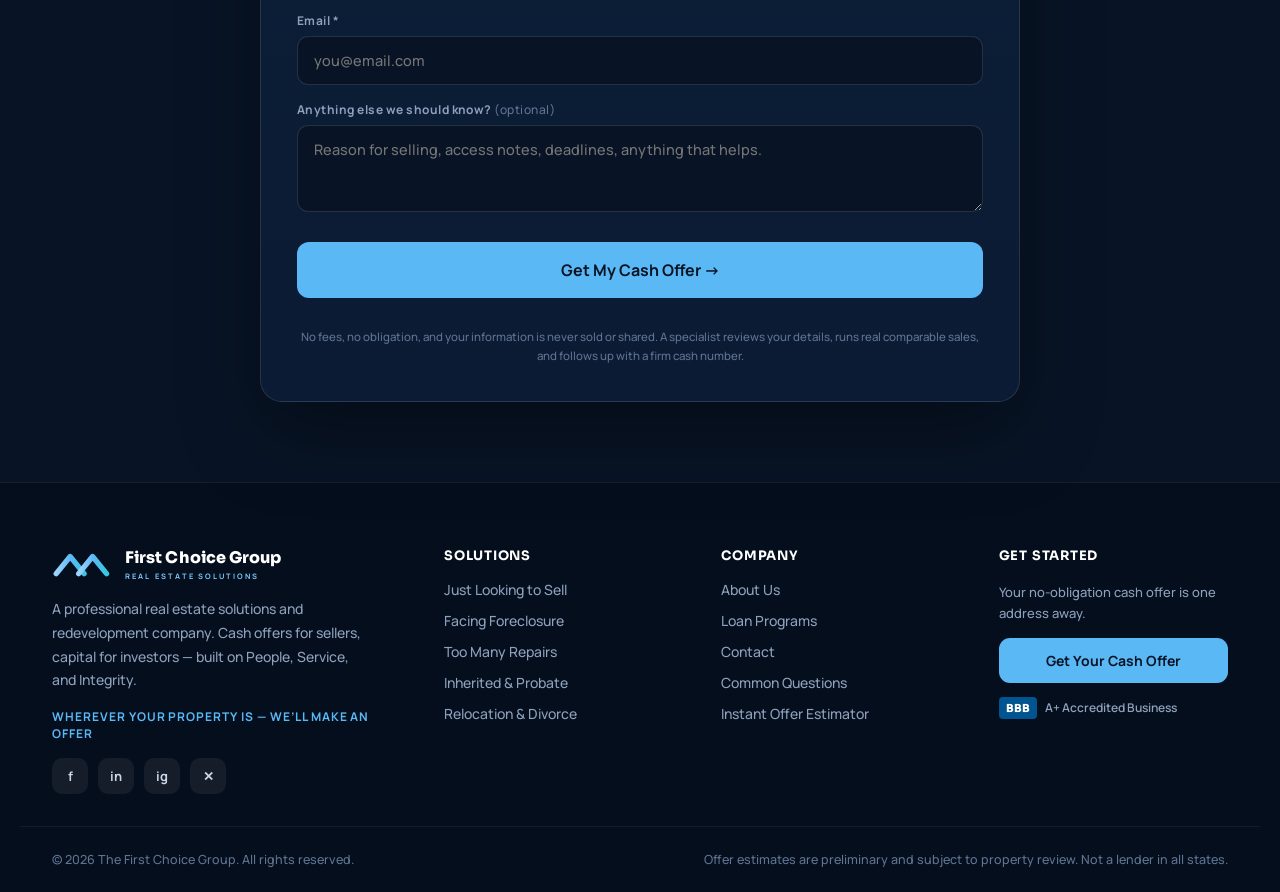
<file: site/offer.html>
<!DOCTYPE html>
<html lang="en">
<head>
<meta charset="utf-8">
<meta name="viewport" content="width=device-width, initial-scale=1">
<title>Get Your Cash Offer — The First Choice Group</title>
<meta name="description" content="Tell us about your property and a specialist runs real comps and gets you a firm, no-obligation cash offer. Takes about 3 minutes.">
<link rel="preconnect" href="https://fonts.googleapis.com">
<link rel="preconnect" href="https://fonts.gstatic.com" crossorigin>
<link href="https://fonts.googleapis.com/css2?family=Sora:wght@400;500;600;700;800&family=Manrope:wght@400;500;600;700&display=swap" rel="stylesheet">
<link rel="stylesheet" href="assets/styles.css">
<link rel="icon" type="image/svg+xml" href="/favicon.svg">
<link rel="apple-touch-icon" href="/favicon.svg">
<meta name="theme-color" content="#081426">
<style>
  .fld { display:flex; flex-direction:column; gap:7px; }
  .lbl { font:700 12px 'Manrope',sans-serif; color:#8DA0BC; letter-spacing:.04em; }
  .in, .sel, .ta {
    background:#081426; border:1px solid #ffffff1f; border-radius:11px; padding:14px 16px;
    color:#fff; font:500 14.5px 'Manrope',sans-serif; outline:none; width:100%;
    font-family:'Manrope',sans-serif;
  }
  .in:focus, .sel:focus, .ta:focus { border-color:#5AB8F5; }
  .sectitle { font:700 13px 'Sora',sans-serif; color:#5AB8F5; letter-spacing:.08em; }
  .chip {
    border:1px solid #ffffff1f; background:#081426; color:#9FB0C9; border-radius:999px;
    padding:9px 15px; font:600 13px 'Manrope',sans-serif; cursor:pointer; user-select:none;
  }
  .chip[aria-pressed="true"] { border-color:#5AB8F5; background:#5AB8F51f; color:#fff; }
  .grid2 { display:grid; grid-template-columns:repeat(2,minmax(0,1fr)); gap:14px; }
  .grid3 { display:grid; grid-template-columns:repeat(3,minmax(0,1fr)); gap:14px; }
  @media (max-width:640px){ .grid3{ grid-template-columns:repeat(2,minmax(0,1fr))!important; } }
</style>
</head>
<body>
<div id="site-nav"></div>

<div style="background:radial-gradient(900px 440px at 50% 0%,#12345A55,transparent),#081426;padding:56px 32px 80px">
<div class="pad-sec" style="max-width:760px;margin:0 auto;display:flex;flex-direction:column;gap:26px">

  <div style="display:flex;flex-direction:column;gap:14px;text-align:center;align-items:center">
    <div style="display:inline-flex;align-items:center;gap:8px;border:1px solid #5AB8F544;background:#5AB8F514;color:#7ACBFF;font:700 11.5px 'Manrope',sans-serif;padding:6px 13px;border-radius:999px;letter-spacing:.06em">GET YOUR CASH OFFER · NO OBLIGATION</div>
    <h1 class="hero-title" style="margin:0;font:800 40px/1.1 'Sora',sans-serif;color:#fff;letter-spacing:-.02em;text-wrap:pretty">Tell us about your property.</h1>
    <div style="font:500 16px/1.65 'Manrope',sans-serif;color:#9FB0C9;max-width:560px">The more you share, the faster we can run real comparable sales and get you a firm, no-obligation cash offer. Takes about 3 minutes — no fees, no pressure.</div>
  </div>

  <div id="offer-card" style="background:linear-gradient(180deg,#0E2240,#0B1B33);border:1px solid #ffffff1c;border-radius:22px;padding:36px;display:flex;flex-direction:column;gap:30px;box-shadow:0 30px 80px rgba(0,0,0,.4)">

    <!-- PROPERTY -->
    <div style="display:flex;flex-direction:column;gap:16px">
      <div class="sectitle">THE PROPERTY</div>
      <div class="fld">
        <label class="lbl">Property address *</label>
        <input id="of-address" data-addr class="in" placeholder="Start typing your address…">
        <div id="of-address-err" style="display:none;font:600 12.5px 'Manrope',sans-serif;color:#FF9B9B">Please select your full property address.</div>
      </div>
      <div class="grid2">
        <div class="fld">
          <label class="lbl">Property type</label>
          <select id="of-type" class="sel">
            <option value="single">Single-family</option>
            <option value="condo">Condo / townhome</option>
            <option value="2">Multi-family — 2 units</option>
            <option value="3">Multi-family — 3 units</option>
            <option value="4">Multi-family — 4 units</option>
            <option value="5plus">5+ units</option>
            <option value="mobile">Mobile / manufactured</option>
            <option value="land">Land / lot</option>
          </select>
        </div>
        <div class="fld">
          <label class="lbl">Year built (approx.)</label>
          <input id="of-year" class="in" type="number" inputmode="numeric" min="1800" max="2026" placeholder="e.g. 1968">
        </div>
      </div>
      <div class="grid3">
        <div class="fld">
          <label class="lbl">Bedrooms</label>
          <select id="of-beds" class="sel"><option value="">—</option><option>1</option><option>2</option><option>3</option><option>4</option><option>5</option><option>6+</option></select>
        </div>
        <div class="fld">
          <label class="lbl">Bathrooms</label>
          <select id="of-baths" class="sel"><option value="">—</option><option>1</option><option>1.5</option><option>2</option><option>2.5</option><option>3</option><option>3.5+</option></select>
        </div>
        <div class="fld">
          <label class="lbl">Livable sq ft</label>
          <input id="of-sqft" class="in" type="number" inputmode="numeric" min="200" placeholder="e.g. 1450">
        </div>
      </div>
      <div class="fld" style="max-width:calc(33% - 6px)">
        <label class="lbl">Lot size (sq ft)</label>
        <input id="of-lot" class="in" type="number" inputmode="numeric" min="0" placeholder="e.g. 5000">
      </div>
    </div>

    <!-- CONDITION -->
    <div style="display:flex;flex-direction:column;gap:16px">
      <div class="sectitle">CONDITION</div>
      <div class="fld">
        <label class="lbl">How would you describe the overall condition?</label>
        <select id="of-cond" class="sel">
          <option value="renovated">Fully renovated / like-new</option>
          <option value="movein">Move-in ready</option>
          <option value="cosmetic">Light cosmetic updates needed</option>
          <option value="dated">Dated but functional</option>
          <option value="significant">Needs significant repairs</option>
          <option value="major">Major systems failing (roof / HVAC / etc.)</option>
          <option value="structural">Structural issues</option>
          <option value="damage">Fire / water / storm damage</option>
          <option value="teardown">Tear-down / total rehab</option>
        </select>
      </div>
      <div class="fld">
        <label class="lbl">Any known issues? (tap all that apply)</label>
        <div id="of-issues" style="display:flex;flex-wrap:wrap;gap:8px">
          <span class="chip" data-v="Roof">Roof</span>
          <span class="chip" data-v="Foundation">Foundation</span>
          <span class="chip" data-v="HVAC">HVAC</span>
          <span class="chip" data-v="Plumbing">Plumbing</span>
          <span class="chip" data-v="Electrical">Electrical</span>
          <span class="chip" data-v="Windows">Windows</span>
          <span class="chip" data-v="Kitchen">Kitchen</span>
          <span class="chip" data-v="Bathrooms">Bathrooms</span>
          <span class="chip" data-v="Water/Mold">Water / mold</span>
          <span class="chip" data-v="Pests/Termite">Pests / termite</span>
          <span class="chip" data-v="Unpermitted work">Unpermitted work</span>
          <span class="chip" data-v="None known">None known</span>
        </div>
      </div>
    </div>

    <!-- OCCUPANCY & FINANCIALS -->
    <div style="display:flex;flex-direction:column;gap:16px">
      <div class="sectitle">OCCUPANCY &amp; NUMBERS</div>
      <div class="grid2">
        <div class="fld">
          <label class="lbl">Is it occupied?</label>
          <select id="of-occ" class="sel">
            <option value="owner">Owner-occupied</option>
            <option value="vacant">Vacant</option>
            <option value="tenant-lease">Tenant — active lease</option>
            <option value="tenant-mtm">Tenant — month-to-month</option>
            <option value="tenant-behind">Tenant — behind on rent</option>
          </select>
        </div>
        <div class="fld">
          <label class="lbl">Are you the owner / on title?</label>
          <select id="of-owner" class="sel">
            <option value="yes">Yes, I own it</option>
            <option value="co">One of several owners / heirs</option>
            <option value="agent">No — agent / representative</option>
            <option value="other">Other</option>
          </select>
        </div>
      </div>
      <div class="grid2">
        <div class="fld">
          <label class="lbl">Approx. mortgage / loans owed <span style="color:#5F7392;font-weight:500">(optional)</span></label>
          <input id="of-owed" class="in" placeholder="e.g. $180,000 or 'paid off'">
        </div>
        <div class="fld">
          <label class="lbl">Liens or back taxes? <span style="color:#5F7392;font-weight:500">(optional)</span></label>
          <input id="of-liens" class="in" placeholder="e.g. none, or ~$8k back taxes">
        </div>
      </div>
      <div class="fld">
        <label class="lbl">Your price expectation <span style="color:#5F7392;font-weight:500">(optional — helps us move fast)</span></label>
        <input id="of-price" class="in" placeholder="A number or range you'd be happy with">
      </div>
    </div>

    <!-- TIMELINE -->
    <div style="display:flex;flex-direction:column;gap:16px">
      <div class="sectitle">TIMELINE</div>
      <div class="fld">
        <label class="lbl">When would you like to close?</label>
        <select id="of-timeline" class="sel">
          <option value="asap">As soon as possible</option>
          <option value="1-3">Within 1–3 months</option>
          <option value="3-6">3–6 months</option>
          <option value="6-12">6–12 months</option>
          <option value="flexible">I'm flexible</option>
        </select>
      </div>
    </div>

    <!-- CONTACT -->
    <div style="display:flex;flex-direction:column;gap:16px">
      <div class="sectitle">WHERE TO SEND YOUR OFFER</div>
      <div class="grid2">
        <div class="fld">
          <label class="lbl">Full name *</label>
          <input id="of-name" class="in" placeholder="Your name">
          <div id="of-name-err" style="display:none;font:600 12.5px 'Manrope',sans-serif;color:#FF9B9B">Please enter your name.</div>
        </div>
        <div class="fld">
          <label class="lbl">Phone *</label>
          <input id="of-phone" class="in" type="tel" inputmode="tel" placeholder="(555) 123-4567">
          <div id="of-phone-err" style="display:none;font:600 12.5px 'Manrope',sans-serif;color:#FF9B9B">Please enter a valid phone number.</div>
        </div>
      </div>
      <div class="fld">
        <label class="lbl">Email *</label>
        <input id="of-email" class="in" type="email" inputmode="email" placeholder="you@email.com">
        <div id="of-email-err" style="display:none;font:600 12.5px 'Manrope',sans-serif;color:#FF9B9B">Please enter a valid email.</div>
      </div>
      <div class="fld">
        <label class="lbl">Anything else we should know? <span style="color:#5F7392;font-weight:500">(optional)</span></label>
        <textarea id="of-notes" class="ta" rows="3" placeholder="Reason for selling, access notes, deadlines, anything that helps."></textarea>
      </div>
    </div>

    <span id="of-submit" data-hover="background:#7ACBFF" style="background:#5AB8F5;color:#081426;font:700 16px 'Manrope',sans-serif;padding:17px;border-radius:12px;text-align:center;cursor:pointer">Get My Cash Offer →</span>
    <div style="font:500 11.5px/1.6 'Manrope',sans-serif;color:#5F7392;text-align:center">No fees, no obligation, and your information is never sold or shared. A specialist reviews your details, runs real comparable sales, and follows up with a firm cash number.</div>
  </div>
</div>
</div>

<div id="site-footer"></div>

<script>
(function () {
  var card = document.getElementById('offer-card');

  // Prefill address carried from the homepage hero bar
  try {
    var pre = localStorage.getItem('fc-prefill-address');
    var addr = document.getElementById('of-address');
    if (pre && addr) { addr.value = pre; addr.dataset.addrValid = '1'; }
  } catch (e) {}

  // Issue toggle chips
  document.querySelectorAll('#of-issues .chip').forEach(function (c) {
    c.setAttribute('aria-pressed', 'false');
    c.addEventListener('click', function () {
      c.setAttribute('aria-pressed', c.getAttribute('aria-pressed') === 'true' ? 'false' : 'true');
    });
  });

  function val(id) { var el = document.getElementById(id); return el ? el.value.trim() : ''; }
  function show(id, on) { var el = document.getElementById(id); if (el) el.style.display = on ? 'block' : 'none'; }
  var emailRe = /^[^\s@]+@[^\s@]+\.[^\s@]+$/;

  function logLead(payload) {
    try {
      var leads = JSON.parse(localStorage.getItem('fc-crm-leads') || '[]');
      leads.push(payload);
      localStorage.setItem('fc-crm-leads', JSON.stringify(leads)); // CRM sync point — swap for real endpoint
    } catch (e) {}
  }

  document.getElementById('of-submit').addEventListener('click', function () {
    var addrEl = document.getElementById('of-address');
    var okAddr = window.FCG ? FCG.addressValid(addrEl) : (addrEl.value.trim().length > 5);
    var okName = val('of-name').length >= 2;
    var phone = val('of-phone').replace(/[^\d]/g, '');
    var okPhone = phone.length >= 10;
    var okEmail = emailRe.test(val('of-email'));

    show('of-address-err', !okAddr);
    show('of-name-err', !okName);
    show('of-phone-err', !okPhone);
    show('of-email-err', !okEmail);

    if (!(okAddr && okName && okPhone && okEmail)) {
      var first = document.querySelector('[id$="-err"][style*="block"]');
      if (first) first.scrollIntoView({ behavior: 'smooth', block: 'center' });
      return;
    }

    var issues = [];
    document.querySelectorAll('#of-issues .chip[aria-pressed="true"]').forEach(function (c) { issues.push(c.getAttribute('data-v')); });

    logLead({
      source: 'offer-intake',
      ts: new Date().toISOString(),
      address: addrEl.value.trim(),
      type: val('of-type'), year: val('of-year'), beds: val('of-beds'), baths: val('of-baths'),
      sqft: val('of-sqft'), lot: val('of-lot'), condition: val('of-cond'), issues: issues,
      occupancy: val('of-occ'), onTitle: val('of-owner'), owed: val('of-owed'),
      liens: val('of-liens'), priceExpectation: val('of-price'), timeline: val('of-timeline'),
      name: val('of-name'), phone: val('of-phone'), email: val('of-email'), notes: val('of-notes')
    });

    card.innerHTML =
      '<div style="display:flex;flex-direction:column;align-items:center;gap:16px;padding:44px 20px;text-align:center">' +
        '<span style="width:60px;height:60px;border-radius:50%;background:#2EC98E1f;color:#2EC98E;display:flex;align-items:center;justify-content:center;font:800 26px \'Sora\',sans-serif">✓</span>' +
        '<div style="font:800 26px \'Sora\',sans-serif;color:#fff">Got it — we\'re on it.</div>' +
        '<div style="font:500 15px/1.65 \'Manrope\',sans-serif;color:#9FB0C9;max-width:420px">Thanks, ' + (val('of-name').split(' ')[0] || 'there') + '. A specialist is already reviewing your property and running comparable sales. You\'ll hear from us shortly with a firm, no-obligation cash number — no fees, no pressure.</div>' +
        '<a href="/" data-hover="border-color:#5AB8F5;color:#fff" style="border:1px solid #ffffff26;color:#C9D6E8;font:700 14px \'Manrope\',sans-serif;padding:14px 26px;border-radius:11px;text-decoration:none;margin-top:4px">Back to home</a>' +
      '</div>';
    if (window.FCG) window.FCG.wireHover(card);
    window.scrollTo({ top: 0, behavior: 'smooth' });
  });
})();
</script>
<script src="assets/site.js" defer></script>
</body>
</html>
</file>
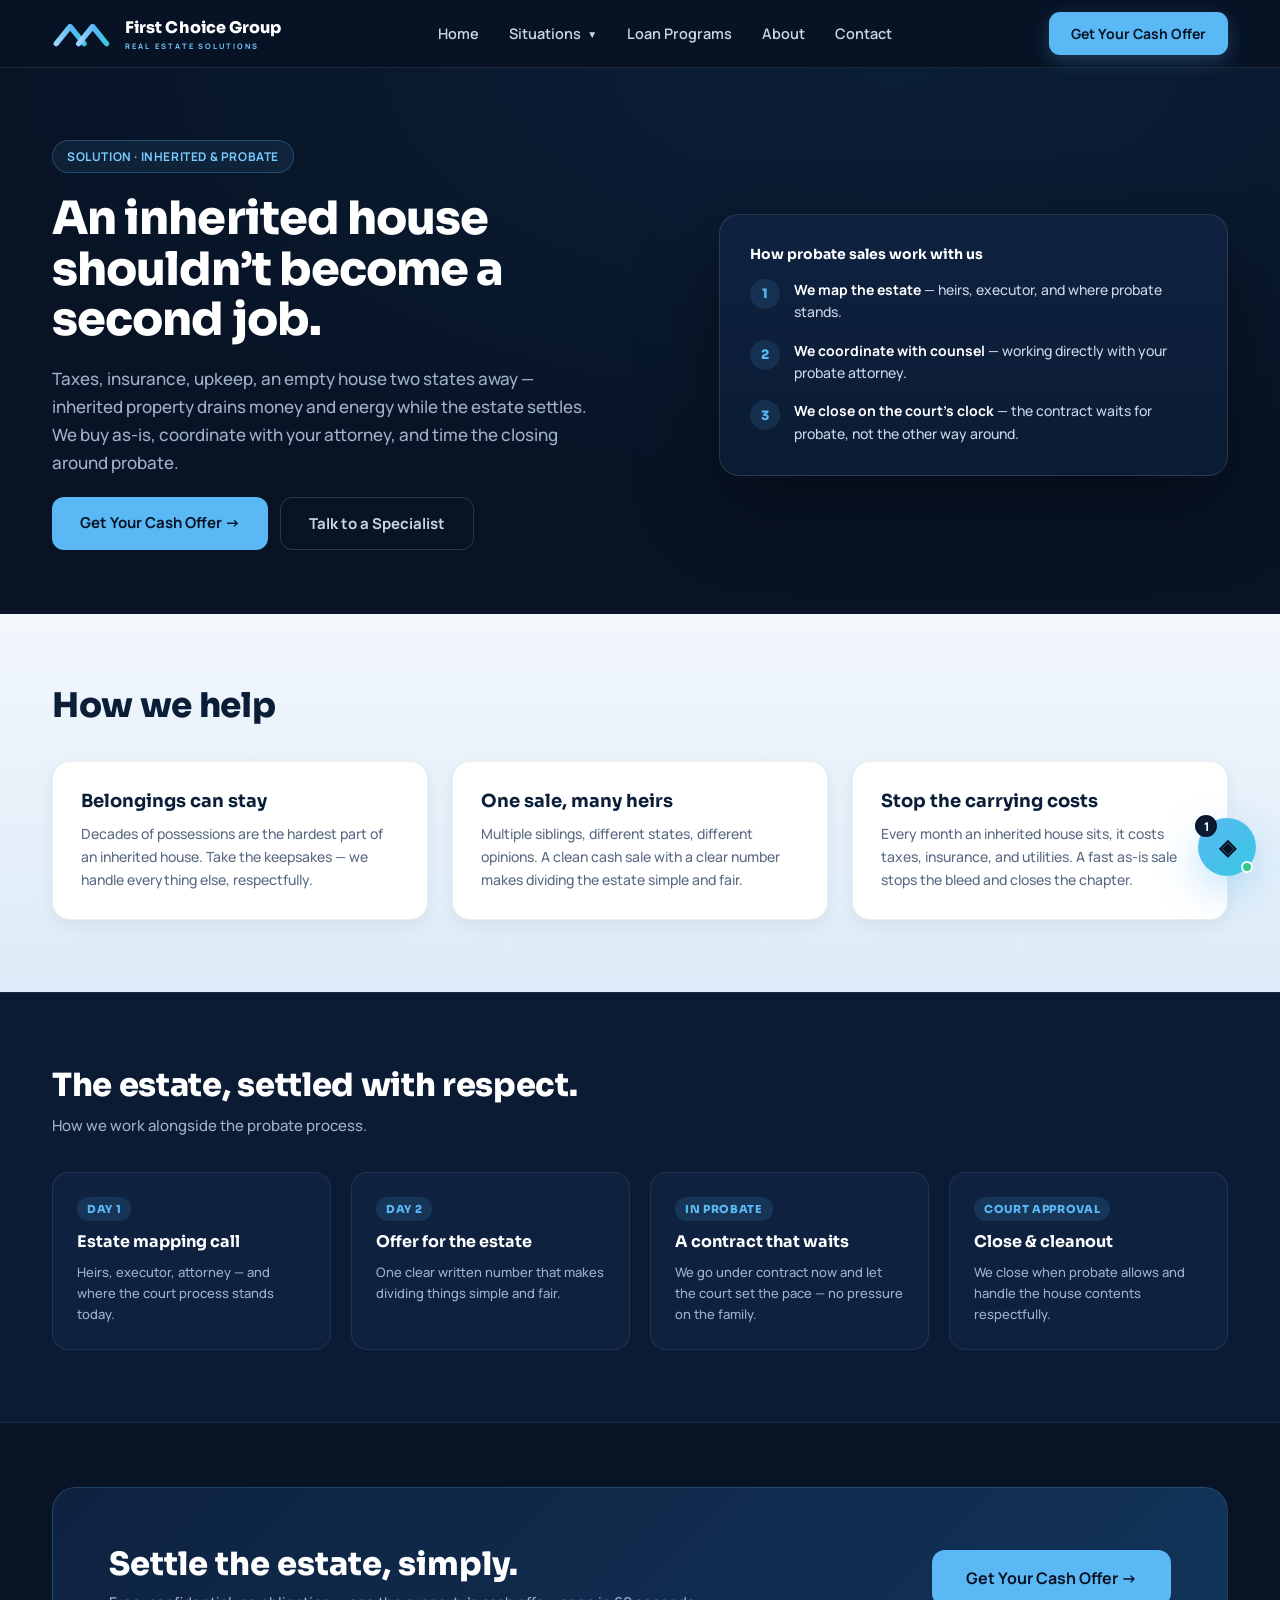
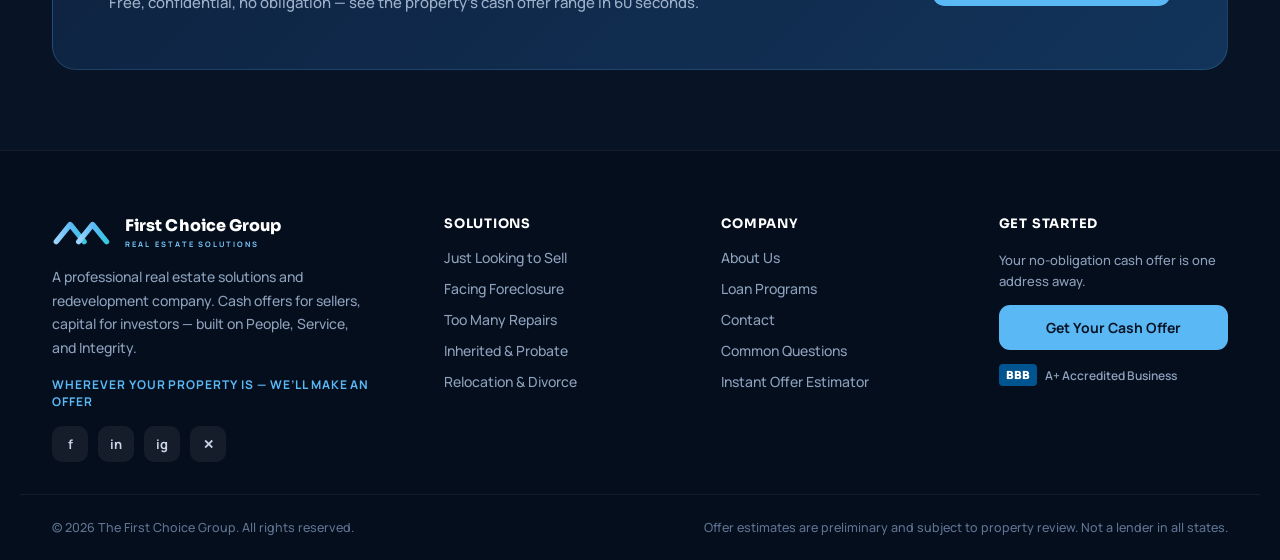
<file: site/probate.html>
<!DOCTYPE html>
<html lang="en">
<head>
<meta charset="utf-8">
<meta name="viewport" content="width=device-width, initial-scale=1">
<title>Inherited &amp; Probate Homes — Sell As-Is | The First Choice Group</title>
<meta name="description" content="An inherited house shouldn't become a second job. We buy as-is, coordinate with your probate attorney, and time the closing around the court's schedule.">
<link rel="preconnect" href="https://fonts.googleapis.com">
<link rel="preconnect" href="https://fonts.gstatic.com" crossorigin>
<link href="https://fonts.googleapis.com/css2?family=Sora:wght@400;500;600;700;800&family=Manrope:wght@400;500;600;700&display=swap" rel="stylesheet">
<link rel="stylesheet" href="assets/styles.css">
<link rel="icon" type="image/svg+xml" href="/favicon.svg">
<link rel="apple-touch-icon" href="/favicon.svg">
<meta name="theme-color" content="#081426">
</head>
<body>
<div id="site-nav"></div>

<div style="background:radial-gradient(900px 420px at 70% 0%,#12345A55,transparent),#081426">
<div class="cols pad-sec" style="max-width:1240px;margin:0 auto;padding:72px 32px 64px;grid-template-columns:minmax(0,1.2fr) minmax(0,1fr);gap:56px;align-items:center">
  <div style="display:flex;flex-direction:column;gap:20px">
    <div style="display:inline-flex;align-self:flex-start;align-items:center;gap:8px;border:1px solid #5AB8F544;background:#5AB8F514;color:#7ACBFF;font:700 12px 'Manrope',sans-serif;padding:7px 14px;border-radius:999px;letter-spacing:.05em">SOLUTION · INHERITED & PROBATE</div>
    <h1 class="hero-title" style="margin:0;font:800 46px/1.1 'Sora',sans-serif;color:#fff;letter-spacing:-.02em;text-wrap:pretty">An inherited house shouldn’t become a second job.</h1>
    <div style="font:500 17px/1.65 'Manrope',sans-serif;color:#9FB0C9;max-width:540px">Taxes, insurance, upkeep, an empty house two states away — inherited property drains money and energy while the estate settles. We buy as-is, coordinate with your attorney, and time the closing around probate.</div>
    <div style="display:flex;gap:12px">
      <a href="/offer" data-hover="background:#7ACBFF;color:#081426" style="background:#5AB8F5;color:#081426;font:700 15px 'Manrope',sans-serif;padding:15px 28px;border-radius:12px;text-decoration:none">Get Your Cash Offer →</a>
      <a href="/contact" data-hover="border-color:#5AB8F5;color:#fff" style="border:1px solid #ffffff26;color:#C9D6E8;font:700 15px 'Manrope',sans-serif;padding:15px 28px;border-radius:12px;text-decoration:none">Talk to a Specialist</a>
    </div>
  </div>
  <div style="background:linear-gradient(180deg,#0E2240,#0B1B33);border:1px solid #ffffff1c;border-radius:20px;padding:30px;display:flex;flex-direction:column;gap:16px;box-shadow:0 30px 80px rgba(0,0,0,.4)">
    <div style="font:700 14px 'Sora',sans-serif;color:#fff">How probate sales work with us</div>
    <div style="display:flex;gap:14px;align-items:flex-start"><span style="width:30px;height:30px;border-radius:50%;background:#5AB8F51f;color:#5AB8F5;display:flex;align-items:center;justify-content:center;font:800 13px 'Sora',sans-serif;flex-shrink:0">1</span><div style="font:500 14px/1.6 'Manrope',sans-serif;color:#C9D6E8"><b style="color:#fff">We map the estate</b> — heirs, executor, and where probate stands.</div></div>
    <div style="display:flex;gap:14px;align-items:flex-start"><span style="width:30px;height:30px;border-radius:50%;background:#5AB8F51f;color:#5AB8F5;display:flex;align-items:center;justify-content:center;font:800 13px 'Sora',sans-serif;flex-shrink:0">2</span><div style="font:500 14px/1.6 'Manrope',sans-serif;color:#C9D6E8"><b style="color:#fff">We coordinate with counsel</b> — working directly with your probate attorney.</div></div>
    <div style="display:flex;gap:14px;align-items:flex-start"><span style="width:30px;height:30px;border-radius:50%;background:#5AB8F51f;color:#5AB8F5;display:flex;align-items:center;justify-content:center;font:800 13px 'Sora',sans-serif;flex-shrink:0">3</span><div style="font:500 14px/1.6 'Manrope',sans-serif;color:#C9D6E8"><b style="color:#fff">We close on the court’s clock</b> — the contract waits for probate, not the other way around.</div></div>
  </div>
</div>
</div>

<div style="background:linear-gradient(180deg,#F2F7FC,#DDEBF8)">
<div class="pad-sec" style="max-width:1240px;margin:0 auto;padding:72px 32px;display:flex;flex-direction:column;gap:36px">
  <h2 class="sec-title" style="margin:0;font:800 34px/1.15 'Sora',sans-serif;color:#0A1E38;letter-spacing:-.01em">How we help</h2>
  <div class="cols" style="grid-template-columns:repeat(3,minmax(0,1fr));gap:24px">
    <div style="background:#fff;border:1px solid #0A1E3814;border-radius:18px;padding:28px;display:flex;flex-direction:column;gap:10px;box-shadow:0 6px 18px rgba(10,30,56,.06)"><div style="font:700 18px 'Sora',sans-serif;color:#0A1E38">Belongings can stay</div><div style="font:500 14px/1.65 'Manrope',sans-serif;color:#5A6B84">Decades of possessions are the hardest part of an inherited house. Take the keepsakes — we handle everything else, respectfully.</div></div>
    <div style="background:#fff;border:1px solid #0A1E3814;border-radius:18px;padding:28px;display:flex;flex-direction:column;gap:10px;box-shadow:0 6px 18px rgba(10,30,56,.06)"><div style="font:700 18px 'Sora',sans-serif;color:#0A1E38">One sale, many heirs</div><div style="font:500 14px/1.65 'Manrope',sans-serif;color:#5A6B84">Multiple siblings, different states, different opinions. A clean cash sale with a clear number makes dividing the estate simple and fair.</div></div>
    <div style="background:#fff;border:1px solid #0A1E3814;border-radius:18px;padding:28px;display:flex;flex-direction:column;gap:10px;box-shadow:0 6px 18px rgba(10,30,56,.06)"><div style="font:700 18px 'Sora',sans-serif;color:#0A1E38">Stop the carrying costs</div><div style="font:500 14px/1.65 'Manrope',sans-serif;color:#5A6B84">Every month an inherited house sits, it costs taxes, insurance, and utilities. A fast as-is sale stops the bleed and closes the chapter.</div></div>
  </div>
</div>
</div>

<div style="background:#0B1B33;border-top:1px solid #ffffff12;border-bottom:1px solid #ffffff12">
<div class="pad-sec" style="max-width:1240px;margin:0 auto;padding:72px 32px;display:flex;flex-direction:column;gap:36px">
  <div style="display:flex;flex-direction:column;gap:10px"><h2 class="sec-title" style="margin:0;font:800 32px 'Sora',sans-serif;color:#fff;letter-spacing:-.01em">The estate, settled with respect.</h2><div style="font:500 15px 'Manrope',sans-serif;color:#9FB0C9">How we work alongside the probate process.</div></div>
  <div class="cols-2up" style="grid-template-columns:repeat(4,minmax(0,1fr));gap:20px">
    <div style="background:#0E2240;border:1px solid #ffffff14;border-radius:16px;padding:24px;display:flex;flex-direction:column;gap:10px"><div style="align-self:flex-start;background:#5AB8F51f;color:#5AB8F5;font:800 11px 'Sora',sans-serif;padding:5px 10px;border-radius:999px;letter-spacing:.06em">DAY 1</div><div style="font:700 16px 'Sora',sans-serif;color:#fff">Estate mapping call</div><div style="font:500 13px/1.6 'Manrope',sans-serif;color:#9FB0C9">Heirs, executor, attorney — and where the court process stands today.</div></div>
    <div style="background:#0E2240;border:1px solid #ffffff14;border-radius:16px;padding:24px;display:flex;flex-direction:column;gap:10px"><div style="align-self:flex-start;background:#5AB8F51f;color:#5AB8F5;font:800 11px 'Sora',sans-serif;padding:5px 10px;border-radius:999px;letter-spacing:.06em">DAY 2</div><div style="font:700 16px 'Sora',sans-serif;color:#fff">Offer for the estate</div><div style="font:500 13px/1.6 'Manrope',sans-serif;color:#9FB0C9">One clear written number that makes dividing things simple and fair.</div></div>
    <div style="background:#0E2240;border:1px solid #ffffff14;border-radius:16px;padding:24px;display:flex;flex-direction:column;gap:10px"><div style="align-self:flex-start;background:#5AB8F51f;color:#5AB8F5;font:800 11px 'Sora',sans-serif;padding:5px 10px;border-radius:999px;letter-spacing:.06em">IN PROBATE</div><div style="font:700 16px 'Sora',sans-serif;color:#fff">A contract that waits</div><div style="font:500 13px/1.6 'Manrope',sans-serif;color:#9FB0C9">We go under contract now and let the court set the pace — no pressure on the family.</div></div>
    <div style="background:#0E2240;border:1px solid #ffffff14;border-radius:16px;padding:24px;display:flex;flex-direction:column;gap:10px"><div style="align-self:flex-start;background:#5AB8F51f;color:#5AB8F5;font:800 11px 'Sora',sans-serif;padding:5px 10px;border-radius:999px;letter-spacing:.06em">COURT APPROVAL</div><div style="font:700 16px 'Sora',sans-serif;color:#fff">Close & cleanout</div><div style="font:500 13px/1.6 'Manrope',sans-serif;color:#9FB0C9">We close when probate allows and handle the house contents respectfully.</div></div>
  </div>
</div>
</div>

<div class="pad-sec" style="max-width:1240px;margin:0 auto;padding:64px 32px 80px">
  <div style="background:linear-gradient(135deg,#0E2240,#12345A);border:1px solid #5AB8F533;border-radius:24px;padding:56px;display:flex;justify-content:space-between;align-items:center;gap:32px;flex-wrap:wrap">
    <div style="display:flex;flex-direction:column;gap:8px"><h2 style="margin:0;font:800 32px 'Sora',sans-serif;color:#fff">Settle the estate, simply.</h2><div style="font:500 15px 'Manrope',sans-serif;color:#9FB0C9">Free, confidential, no obligation — see the property’s cash offer range in 60 seconds.</div></div>
    <a href="/offer" data-hover="background:#7ACBFF;color:#081426" style="background:#5AB8F5;color:#081426;font:700 16px 'Manrope',sans-serif;padding:17px 34px;border-radius:13px;text-decoration:none">Get Your Cash Offer →</a>
  </div>
</div>

<div id="site-footer"></div>
<script src="assets/site.js" defer></script>
</body>
</html>
</file>
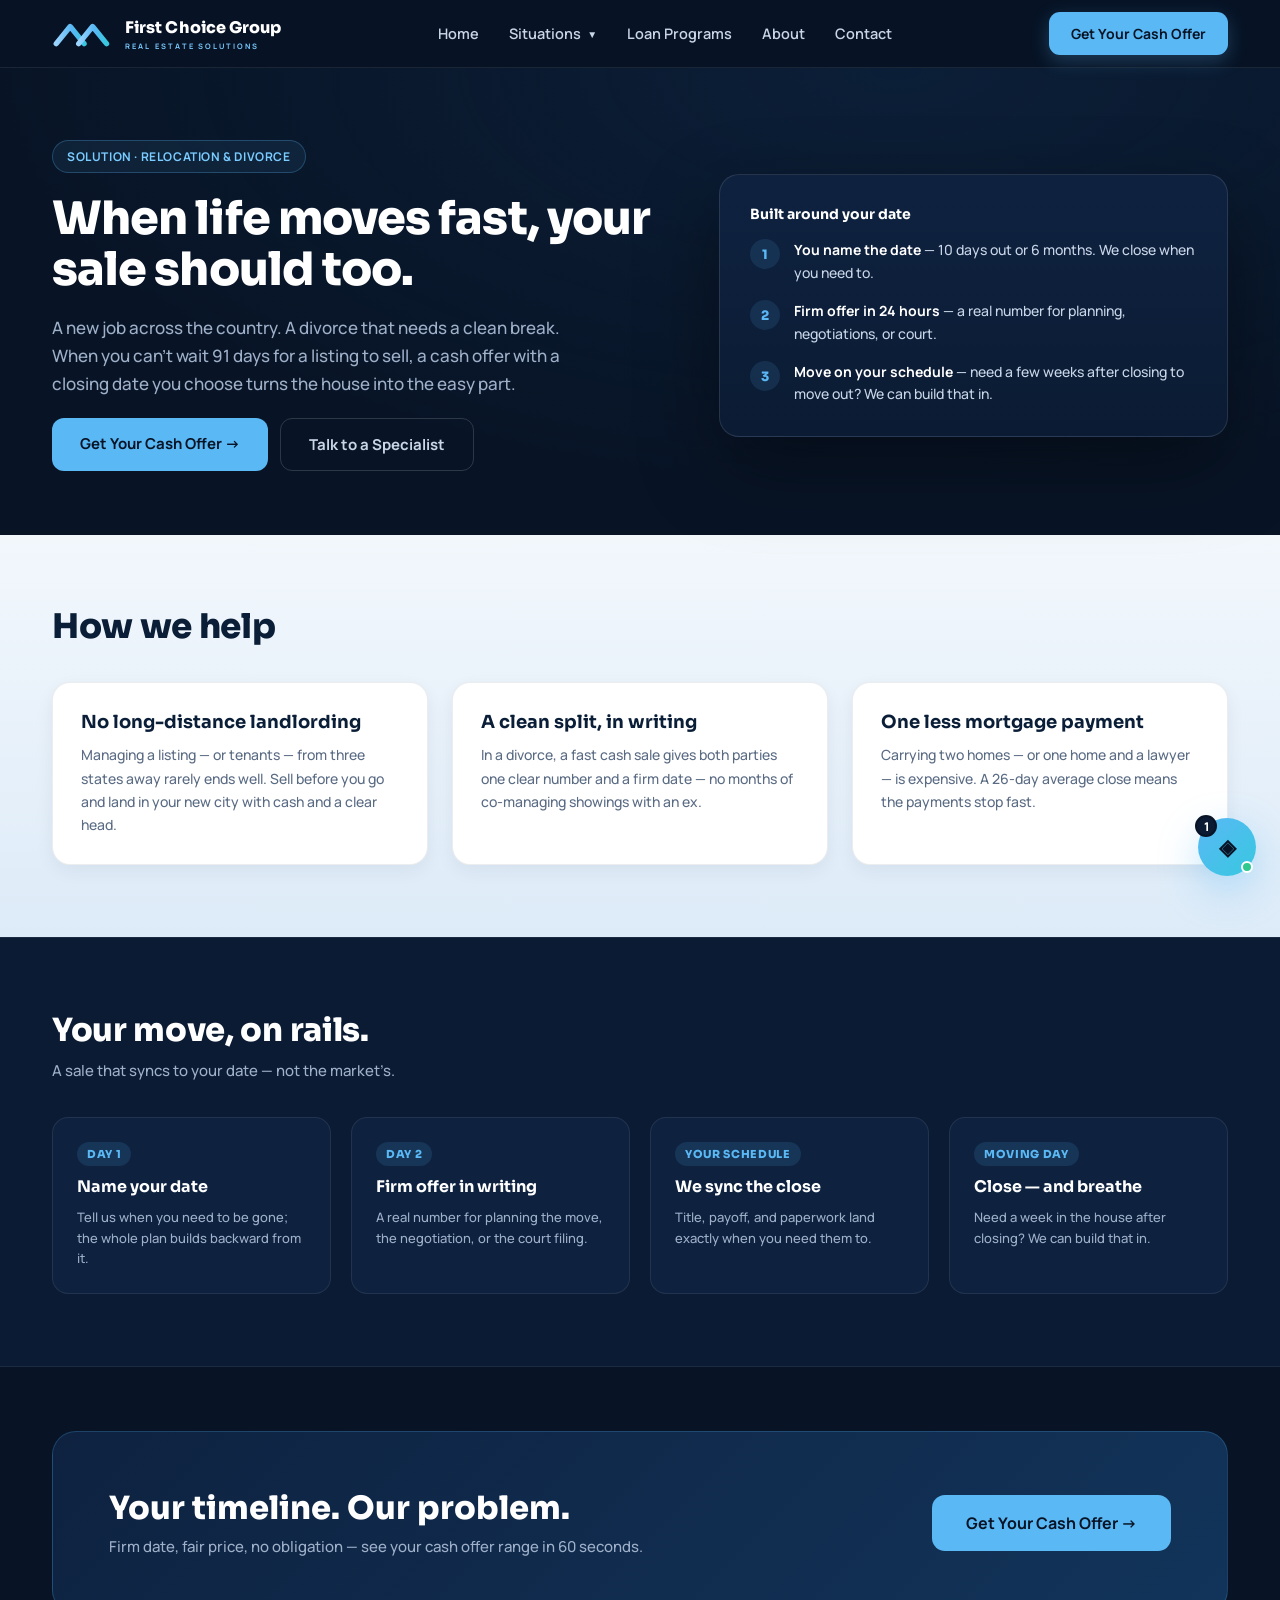
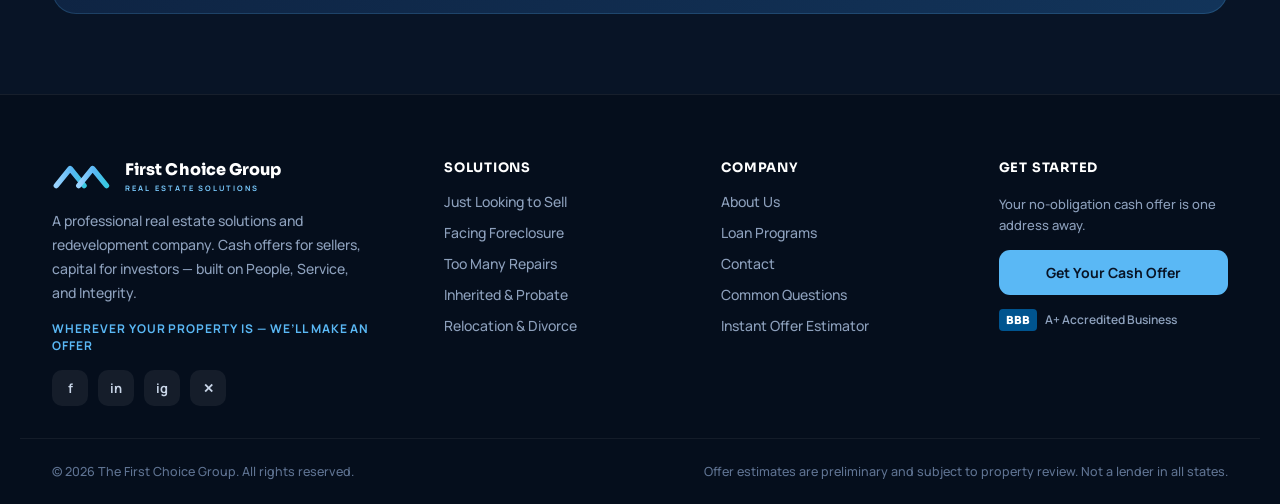
<file: site/relocation.html>
<!DOCTYPE html>
<html lang="en">
<head>
<meta charset="utf-8">
<meta name="viewport" content="width=device-width, initial-scale=1">
<title>Relocation & Divorce — Sell on Your Timeline | The First Choice Group</title>
<meta name="description" content="When you can't wait 91 days for a listing to sell, a cash offer with a closing date you choose turns the house into the easy part. Firm offer in 24 hours, close on your schedule.">
<link rel="preconnect" href="https://fonts.googleapis.com">
<link rel="preconnect" href="https://fonts.gstatic.com" crossorigin>
<link href="https://fonts.googleapis.com/css2?family=Sora:wght@400;500;600;700;800&family=Manrope:wght@400;500;600;700&display=swap" rel="stylesheet">
<link rel="stylesheet" href="assets/styles.css">
<link rel="icon" type="image/svg+xml" href="/favicon.svg">
<link rel="apple-touch-icon" href="/favicon.svg">
<meta name="theme-color" content="#081426">
</head>
<body>
<div id="site-nav"></div>

<div style="background:radial-gradient(900px 420px at 70% 0%,#12345A55,transparent),#081426">
<div class="cols pad-sec" style="max-width:1240px;margin:0 auto;padding:72px 32px 64px;grid-template-columns:minmax(0,1.2fr) minmax(0,1fr);gap:56px;align-items:center">
  <div style="display:flex;flex-direction:column;gap:20px">
    <div style="display:inline-flex;align-self:flex-start;align-items:center;gap:8px;border:1px solid #5AB8F544;background:#5AB8F514;color:#7ACBFF;font:700 12px 'Manrope',sans-serif;padding:7px 14px;border-radius:999px;letter-spacing:.05em">SOLUTION · RELOCATION & DIVORCE</div>
    <h1 class="hero-title" style="margin:0;font:800 46px/1.1 'Sora',sans-serif;color:#fff;letter-spacing:-.02em;text-wrap:pretty">When life moves fast, your sale should too.</h1>
    <div style="font:500 17px/1.65 'Manrope',sans-serif;color:#9FB0C9;max-width:540px">A new job across the country. A divorce that needs a clean break. When you can't wait 91 days for a listing to sell, a cash offer with a closing date you choose turns the house into the easy part.</div>
    <div style="display:flex;gap:12px">
      <a href="/offer" data-hover="background:#7ACBFF;color:#081426" style="background:#5AB8F5;color:#081426;font:700 15px 'Manrope',sans-serif;padding:15px 28px;border-radius:12px;text-decoration:none">Get Your Cash Offer →</a>
      <a href="/contact" data-hover="border-color:#5AB8F5;color:#fff" style="border:1px solid #ffffff26;color:#C9D6E8;font:700 15px 'Manrope',sans-serif;padding:15px 28px;border-radius:12px;text-decoration:none">Talk to a Specialist</a>
    </div>
  </div>
  <div style="background:linear-gradient(180deg,#0E2240,#0B1B33);border:1px solid #ffffff1c;border-radius:20px;padding:30px;display:flex;flex-direction:column;gap:16px;box-shadow:0 30px 80px rgba(0,0,0,.4)">
    <div style="font:700 14px 'Sora',sans-serif;color:#fff">Built around your date</div>
    <div style="display:flex;gap:14px;align-items:flex-start"><span style="width:30px;height:30px;border-radius:50%;background:#5AB8F51f;color:#5AB8F5;display:flex;align-items:center;justify-content:center;font:800 13px 'Sora',sans-serif;flex-shrink:0">1</span><div style="font:500 14px/1.6 'Manrope',sans-serif;color:#C9D6E8"><b style="color:#fff">You name the date</b> — 10 days out or 6 months. We close when you need to.</div></div>
    <div style="display:flex;gap:14px;align-items:flex-start"><span style="width:30px;height:30px;border-radius:50%;background:#5AB8F51f;color:#5AB8F5;display:flex;align-items:center;justify-content:center;font:800 13px 'Sora',sans-serif;flex-shrink:0">2</span><div style="font:500 14px/1.6 'Manrope',sans-serif;color:#C9D6E8"><b style="color:#fff">Firm offer in 24 hours</b> — a real number for planning, negotiations, or court.</div></div>
    <div style="display:flex;gap:14px;align-items:flex-start"><span style="width:30px;height:30px;border-radius:50%;background:#5AB8F51f;color:#5AB8F5;display:flex;align-items:center;justify-content:center;font:800 13px 'Sora',sans-serif;flex-shrink:0">3</span><div style="font:500 14px/1.6 'Manrope',sans-serif;color:#C9D6E8"><b style="color:#fff">Move on your schedule</b> — need a few weeks after closing to move out? We can build that in.</div></div>
  </div>
</div>
</div>

<div style="background:linear-gradient(180deg,#F2F7FC,#DDEBF8)">
<div class="pad-sec" style="max-width:1240px;margin:0 auto;padding:72px 32px;display:flex;flex-direction:column;gap:36px">
  <h2 class="sec-title" style="margin:0;font:800 34px/1.15 'Sora',sans-serif;color:#0A1E38;letter-spacing:-.01em">How we help</h2>
  <div class="cols" style="grid-template-columns:repeat(3,minmax(0,1fr));gap:24px">
    <div style="background:#fff;border:1px solid #0A1E3814;border-radius:18px;padding:28px;display:flex;flex-direction:column;gap:10px;box-shadow:0 6px 18px rgba(10,30,56,.06)"><div style="font:700 18px 'Sora',sans-serif;color:#0A1E38">No long-distance landlording</div><div style="font:500 14px/1.65 'Manrope',sans-serif;color:#5A6B84">Managing a listing — or tenants — from three states away rarely ends well. Sell before you go and land in your new city with cash and a clear head.</div></div>
    <div style="background:#fff;border:1px solid #0A1E3814;border-radius:18px;padding:28px;display:flex;flex-direction:column;gap:10px;box-shadow:0 6px 18px rgba(10,30,56,.06)"><div style="font:700 18px 'Sora',sans-serif;color:#0A1E38">A clean split, in writing</div><div style="font:500 14px/1.65 'Manrope',sans-serif;color:#5A6B84">In a divorce, a fast cash sale gives both parties one clear number and a firm date — no months of co-managing showings with an ex.</div></div>
    <div style="background:#fff;border:1px solid #0A1E3814;border-radius:18px;padding:28px;display:flex;flex-direction:column;gap:10px;box-shadow:0 6px 18px rgba(10,30,56,.06)"><div style="font:700 18px 'Sora',sans-serif;color:#0A1E38">One less mortgage payment</div><div style="font:500 14px/1.65 'Manrope',sans-serif;color:#5A6B84">Carrying two homes — or one home and a lawyer — is expensive. A 26-day average close means the payments stop fast.</div></div>
  </div>
</div>
</div>

<div style="background:#0B1B33;border-top:1px solid #ffffff12;border-bottom:1px solid #ffffff12">
<div class="pad-sec" style="max-width:1240px;margin:0 auto;padding:72px 32px;display:flex;flex-direction:column;gap:36px">
  <div style="display:flex;flex-direction:column;gap:10px"><h2 class="sec-title" style="margin:0;font:800 32px 'Sora',sans-serif;color:#fff;letter-spacing:-.01em">Your move, on rails.</h2><div style="font:500 15px 'Manrope',sans-serif;color:#9FB0C9">A sale that syncs to your date — not the market’s.</div></div>
  <div class="cols-2up" style="grid-template-columns:repeat(4,minmax(0,1fr));gap:20px">
    <div style="background:#0E2240;border:1px solid #ffffff14;border-radius:16px;padding:24px;display:flex;flex-direction:column;gap:10px"><div style="align-self:flex-start;background:#5AB8F51f;color:#5AB8F5;font:800 11px 'Sora',sans-serif;padding:5px 10px;border-radius:999px;letter-spacing:.06em">DAY 1</div><div style="font:700 16px 'Sora',sans-serif;color:#fff">Name your date</div><div style="font:500 13px/1.6 'Manrope',sans-serif;color:#9FB0C9">Tell us when you need to be gone; the whole plan builds backward from it.</div></div>
    <div style="background:#0E2240;border:1px solid #ffffff14;border-radius:16px;padding:24px;display:flex;flex-direction:column;gap:10px"><div style="align-self:flex-start;background:#5AB8F51f;color:#5AB8F5;font:800 11px 'Sora',sans-serif;padding:5px 10px;border-radius:999px;letter-spacing:.06em">DAY 2</div><div style="font:700 16px 'Sora',sans-serif;color:#fff">Firm offer in writing</div><div style="font:500 13px/1.6 'Manrope',sans-serif;color:#9FB0C9">A real number for planning the move, the negotiation, or the court filing.</div></div>
    <div style="background:#0E2240;border:1px solid #ffffff14;border-radius:16px;padding:24px;display:flex;flex-direction:column;gap:10px"><div style="align-self:flex-start;background:#5AB8F51f;color:#5AB8F5;font:800 11px 'Sora',sans-serif;padding:5px 10px;border-radius:999px;letter-spacing:.06em">YOUR SCHEDULE</div><div style="font:700 16px 'Sora',sans-serif;color:#fff">We sync the close</div><div style="font:500 13px/1.6 'Manrope',sans-serif;color:#9FB0C9">Title, payoff, and paperwork land exactly when you need them to.</div></div>
    <div style="background:#0E2240;border:1px solid #ffffff14;border-radius:16px;padding:24px;display:flex;flex-direction:column;gap:10px"><div style="align-self:flex-start;background:#5AB8F51f;color:#5AB8F5;font:800 11px 'Sora',sans-serif;padding:5px 10px;border-radius:999px;letter-spacing:.06em">MOVING DAY</div><div style="font:700 16px 'Sora',sans-serif;color:#fff">Close — and breathe</div><div style="font:500 13px/1.6 'Manrope',sans-serif;color:#9FB0C9">Need a week in the house after closing? We can build that in.</div></div>
  </div>
</div>
</div>

<div class="pad-sec" style="max-width:1240px;margin:0 auto;padding:64px 32px 80px">
  <div style="background:linear-gradient(135deg,#0E2240,#12345A);border:1px solid #5AB8F533;border-radius:24px;padding:56px;display:flex;justify-content:space-between;align-items:center;gap:32px;flex-wrap:wrap">
    <div style="display:flex;flex-direction:column;gap:8px"><h2 style="margin:0;font:800 32px 'Sora',sans-serif;color:#fff">Your timeline. Our problem.</h2><div style="font:500 15px 'Manrope',sans-serif;color:#9FB0C9">Firm date, fair price, no obligation — see your cash offer range in 60 seconds.</div></div>
    <a href="/offer" data-hover="background:#7ACBFF;color:#081426" style="background:#5AB8F5;color:#081426;font:700 16px 'Manrope',sans-serif;padding:17px 34px;border-radius:13px;text-decoration:none">Get Your Cash Offer →</a>
  </div>
</div>

<div id="site-footer"></div>
<script src="assets/site.js" defer></script>
</body>
</html>
</file>
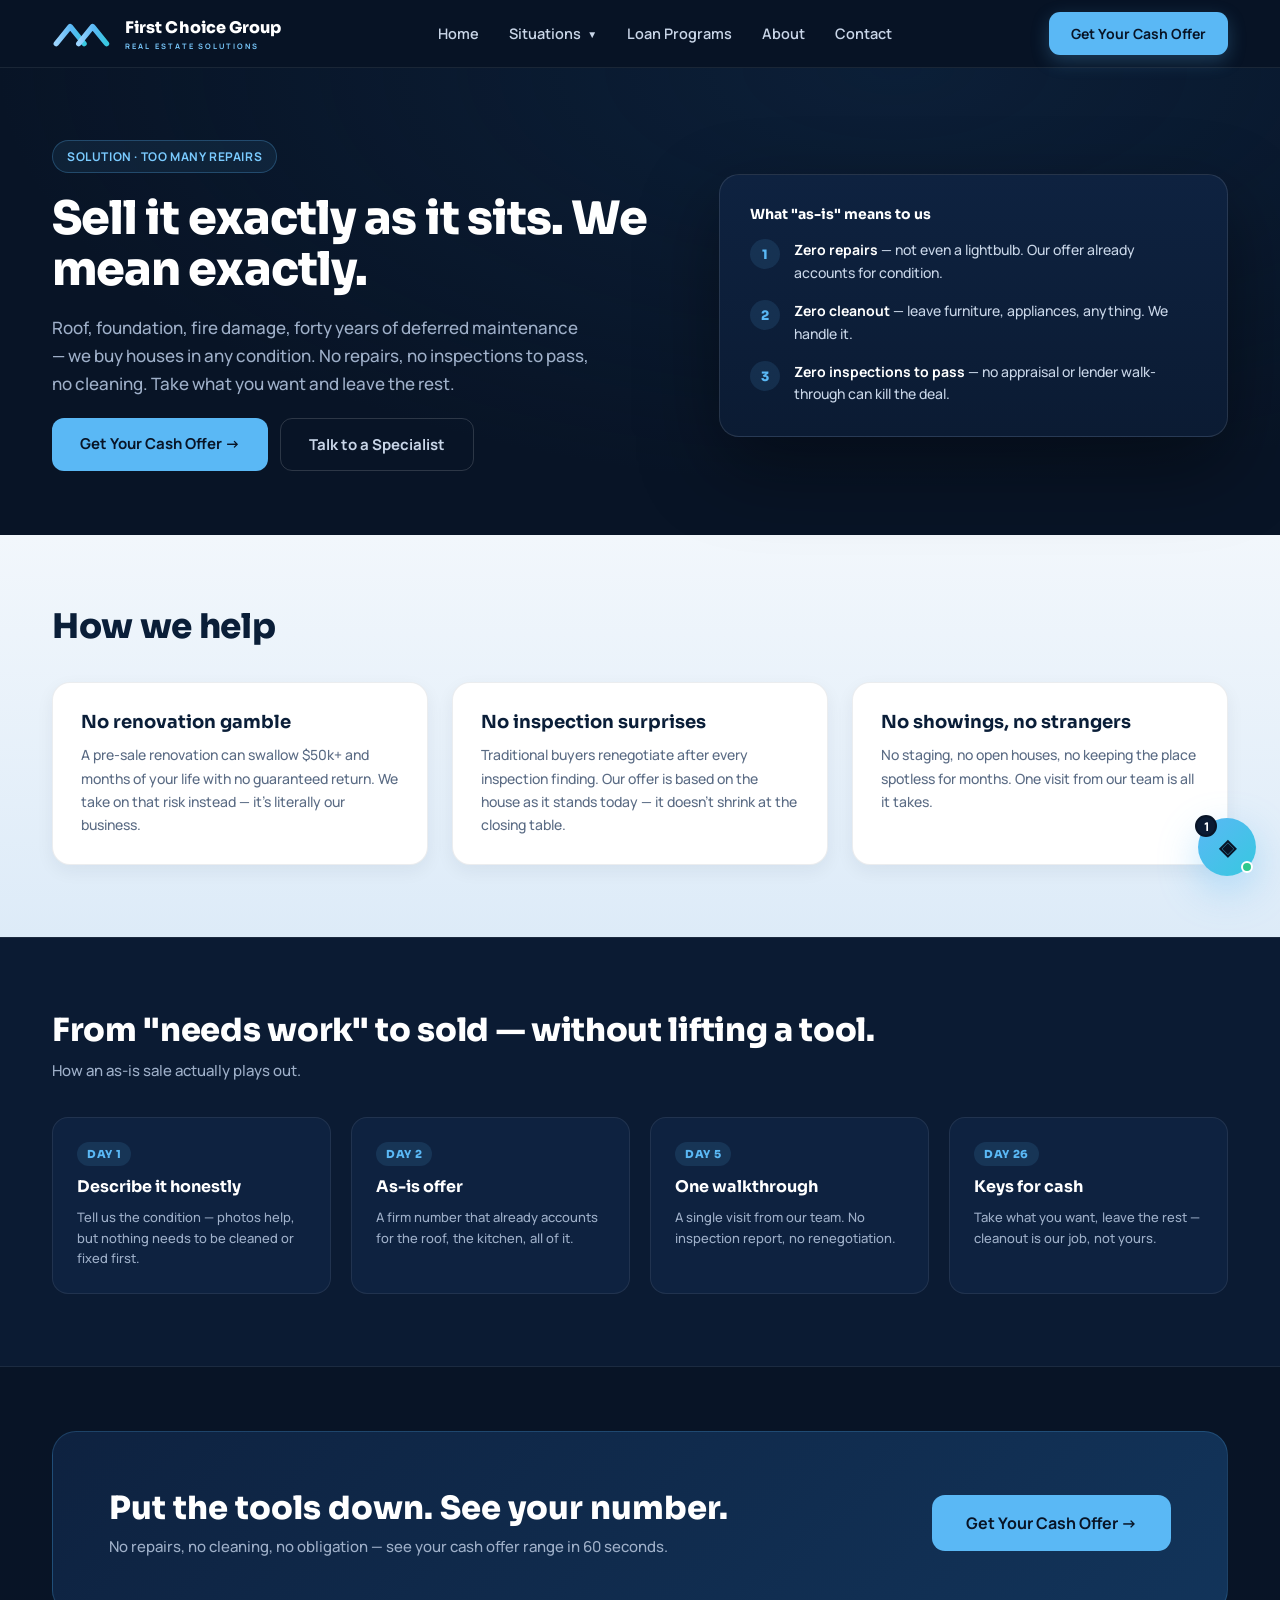
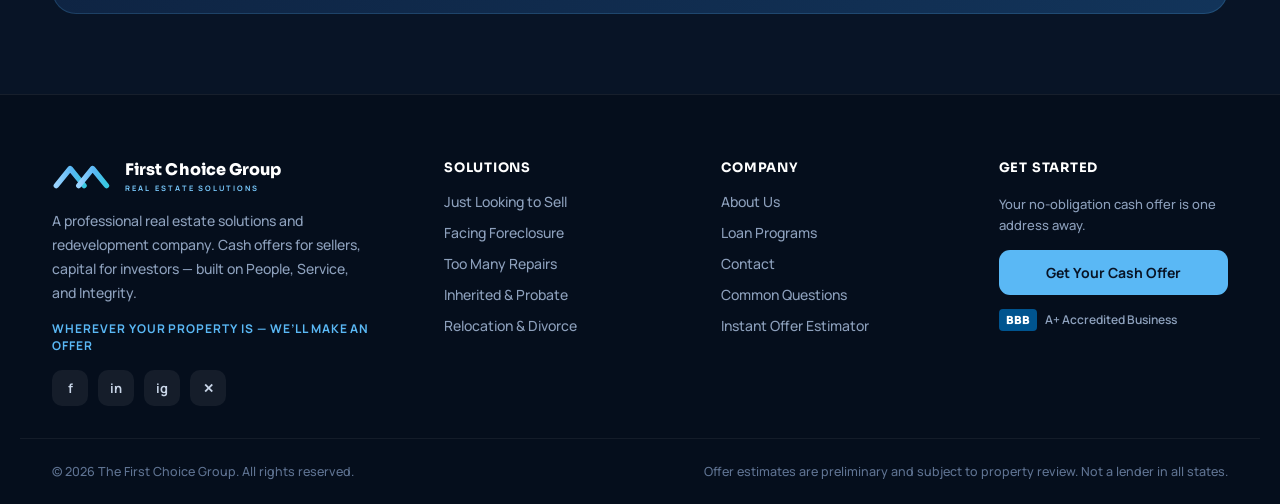
<file: site/repairs.html>
<!DOCTYPE html>
<html lang="en">
<head>
<meta charset="utf-8">
<meta name="viewport" content="width=device-width, initial-scale=1">
<title>Too Many Repairs — Sell Your House As-Is | The First Choice Group</title>
<meta name="description" content="Roof, foundation, fire damage, or decades of deferred maintenance — we buy houses in any condition for cash. No repairs, no inspections to pass, no cleaning. Take what you want and leave the rest.">
<link rel="preconnect" href="https://fonts.googleapis.com">
<link rel="preconnect" href="https://fonts.gstatic.com" crossorigin>
<link href="https://fonts.googleapis.com/css2?family=Sora:wght@400;500;600;700;800&family=Manrope:wght@400;500;600;700&display=swap" rel="stylesheet">
<link rel="stylesheet" href="assets/styles.css">
<link rel="icon" type="image/svg+xml" href="/favicon.svg">
<link rel="apple-touch-icon" href="/favicon.svg">
<meta name="theme-color" content="#081426">
</head>
<body>
<div id="site-nav"></div>

<div style="background:radial-gradient(900px 420px at 70% 0%,#12345A55,transparent),#081426">
<div class="cols pad-sec" style="max-width:1240px;margin:0 auto;padding:72px 32px 64px;display:grid;grid-template-columns:minmax(0,1.2fr) minmax(0,1fr);gap:56px;align-items:center">
  <div style="display:flex;flex-direction:column;gap:20px">
    <div style="display:inline-flex;align-self:flex-start;align-items:center;gap:8px;border:1px solid #5AB8F544;background:#5AB8F514;color:#7ACBFF;font:700 12px 'Manrope',sans-serif;padding:7px 14px;border-radius:999px;letter-spacing:.05em">SOLUTION · TOO MANY REPAIRS</div>
    <h1 class="hero-title" style="margin:0;font:800 46px/1.1 'Sora',sans-serif;color:#fff;letter-spacing:-.02em;text-wrap:pretty">Sell it exactly as it sits. We mean exactly.</h1>
    <div style="font:500 17px/1.65 'Manrope',sans-serif;color:#9FB0C9;max-width:540px">Roof, foundation, fire damage, forty years of deferred maintenance — we buy houses in any condition. No repairs, no inspections to pass, no cleaning. Take what you want and leave the rest.</div>
    <div style="display:flex;gap:12px">
      <a href="/offer" style="background:#5AB8F5;color:#081426;font:700 15px 'Manrope',sans-serif;padding:15px 28px;border-radius:12px;text-decoration:none" data-hover="background:#7ACBFF;color:#081426">Get Your Cash Offer →</a>
      <a href="/contact" style="border:1px solid #ffffff26;color:#C9D6E8;font:700 15px 'Manrope',sans-serif;padding:15px 28px;border-radius:12px;text-decoration:none" data-hover="border-color:#5AB8F5;color:#fff">Talk to a Specialist</a>
    </div>
  </div>
  <div style="background:linear-gradient(180deg,#0E2240,#0B1B33);border:1px solid #ffffff1c;border-radius:20px;padding:30px;display:flex;flex-direction:column;gap:16px;box-shadow:0 30px 80px rgba(0,0,0,.4)">
    <div style="font:700 14px 'Sora',sans-serif;color:#fff">What "as-is" means to us</div>
    <div style="display:flex;gap:14px;align-items:flex-start"><span style="width:30px;height:30px;border-radius:50%;background:#5AB8F51f;color:#5AB8F5;display:flex;align-items:center;justify-content:center;font:800 13px 'Sora',sans-serif;flex-shrink:0">1</span><div style="font:500 14px/1.6 'Manrope',sans-serif;color:#C9D6E8"><b style="color:#fff">Zero repairs</b> — not even a lightbulb. Our offer already accounts for condition.</div></div>
    <div style="display:flex;gap:14px;align-items:flex-start"><span style="width:30px;height:30px;border-radius:50%;background:#5AB8F51f;color:#5AB8F5;display:flex;align-items:center;justify-content:center;font:800 13px 'Sora',sans-serif;flex-shrink:0">2</span><div style="font:500 14px/1.6 'Manrope',sans-serif;color:#C9D6E8"><b style="color:#fff">Zero cleanout</b> — leave furniture, appliances, anything. We handle it.</div></div>
    <div style="display:flex;gap:14px;align-items:flex-start"><span style="width:30px;height:30px;border-radius:50%;background:#5AB8F51f;color:#5AB8F5;display:flex;align-items:center;justify-content:center;font:800 13px 'Sora',sans-serif;flex-shrink:0">3</span><div style="font:500 14px/1.6 'Manrope',sans-serif;color:#C9D6E8"><b style="color:#fff">Zero inspections to pass</b> — no appraisal or lender walk-through can kill the deal.</div></div>
  </div>
</div>
</div>
<div style="background:linear-gradient(180deg,#F2F7FC,#DDEBF8)">
<div class="pad-sec" style="max-width:1240px;margin:0 auto;padding:72px 32px;display:flex;flex-direction:column;gap:36px">
  <h2 class="sec-title" style="margin:0;font:800 34px/1.15 'Sora',sans-serif;color:#0A1E38;letter-spacing:-.01em">How we help</h2>
  <div class="cols" style="display:grid;grid-template-columns:repeat(3,minmax(0,1fr));gap:24px">
    <div style="background:#fff;border:1px solid #0A1E3814;border-radius:18px;padding:28px;display:flex;flex-direction:column;gap:10px;box-shadow:0 6px 18px rgba(10,30,56,.06)"><div style="font:700 18px 'Sora',sans-serif;color:#0A1E38">No renovation gamble</div><div style="font:500 14px/1.65 'Manrope',sans-serif;color:#5A6B84">A pre-sale renovation can swallow $50k+ and months of your life with no guaranteed return. We take on that risk instead — it’s literally our business.</div></div>
    <div style="background:#fff;border:1px solid #0A1E3814;border-radius:18px;padding:28px;display:flex;flex-direction:column;gap:10px;box-shadow:0 6px 18px rgba(10,30,56,.06)"><div style="font:700 18px 'Sora',sans-serif;color:#0A1E38">No inspection surprises</div><div style="font:500 14px/1.65 'Manrope',sans-serif;color:#5A6B84">Traditional buyers renegotiate after every inspection finding. Our offer is based on the house as it stands today — it doesn’t shrink at the closing table.</div></div>
    <div style="background:#fff;border:1px solid #0A1E3814;border-radius:18px;padding:28px;display:flex;flex-direction:column;gap:10px;box-shadow:0 6px 18px rgba(10,30,56,.06)"><div style="font:700 18px 'Sora',sans-serif;color:#0A1E38">No showings, no strangers</div><div style="font:500 14px/1.65 'Manrope',sans-serif;color:#5A6B84">No staging, no open houses, no keeping the place spotless for months. One visit from our team is all it takes.</div></div>
  </div>
</div>
</div>
<div style="background:#0B1B33;border-top:1px solid #ffffff12;border-bottom:1px solid #ffffff12">
<div class="pad-sec" style="max-width:1240px;margin:0 auto;padding:72px 32px;display:flex;flex-direction:column;gap:36px">
  <div style="display:flex;flex-direction:column;gap:10px"><h2 class="sec-title" style="margin:0;font:800 32px 'Sora',sans-serif;color:#fff;letter-spacing:-.01em">From "needs work" to sold — without lifting a tool.</h2><div style="font:500 15px 'Manrope',sans-serif;color:#9FB0C9">How an as-is sale actually plays out.</div></div>
  <div class="cols-2up" style="display:grid;grid-template-columns:repeat(4,minmax(0,1fr));gap:20px">
    <div style="background:#0E2240;border:1px solid #ffffff14;border-radius:16px;padding:24px;display:flex;flex-direction:column;gap:10px"><div style="align-self:flex-start;background:#5AB8F51f;color:#5AB8F5;font:800 11px 'Sora',sans-serif;padding:5px 10px;border-radius:999px;letter-spacing:.06em">DAY 1</div><div style="font:700 16px 'Sora',sans-serif;color:#fff">Describe it honestly</div><div style="font:500 13px/1.6 'Manrope',sans-serif;color:#9FB0C9">Tell us the condition — photos help, but nothing needs to be cleaned or fixed first.</div></div>
    <div style="background:#0E2240;border:1px solid #ffffff14;border-radius:16px;padding:24px;display:flex;flex-direction:column;gap:10px"><div style="align-self:flex-start;background:#5AB8F51f;color:#5AB8F5;font:800 11px 'Sora',sans-serif;padding:5px 10px;border-radius:999px;letter-spacing:.06em">DAY 2</div><div style="font:700 16px 'Sora',sans-serif;color:#fff">As-is offer</div><div style="font:500 13px/1.6 'Manrope',sans-serif;color:#9FB0C9">A firm number that already accounts for the roof, the kitchen, all of it.</div></div>
    <div style="background:#0E2240;border:1px solid #ffffff14;border-radius:16px;padding:24px;display:flex;flex-direction:column;gap:10px"><div style="align-self:flex-start;background:#5AB8F51f;color:#5AB8F5;font:800 11px 'Sora',sans-serif;padding:5px 10px;border-radius:999px;letter-spacing:.06em">DAY 5</div><div style="font:700 16px 'Sora',sans-serif;color:#fff">One walkthrough</div><div style="font:500 13px/1.6 'Manrope',sans-serif;color:#9FB0C9">A single visit from our team. No inspection report, no renegotiation.</div></div>
    <div style="background:#0E2240;border:1px solid #ffffff14;border-radius:16px;padding:24px;display:flex;flex-direction:column;gap:10px"><div style="align-self:flex-start;background:#5AB8F51f;color:#5AB8F5;font:800 11px 'Sora',sans-serif;padding:5px 10px;border-radius:999px;letter-spacing:.06em">DAY 26</div><div style="font:700 16px 'Sora',sans-serif;color:#fff">Keys for cash</div><div style="font:500 13px/1.6 'Manrope',sans-serif;color:#9FB0C9">Take what you want, leave the rest — cleanout is our job, not yours.</div></div>
  </div>
</div>
</div>
<div class="pad-sec" style="max-width:1240px;margin:0 auto;padding:64px 32px 80px">
  <div style="background:linear-gradient(135deg,#0E2240,#12345A);border:1px solid #5AB8F533;border-radius:24px;padding:56px;display:flex;justify-content:space-between;align-items:center;gap:32px;flex-wrap:wrap">
    <div style="display:flex;flex-direction:column;gap:8px"><h2 style="margin:0;font:800 32px 'Sora',sans-serif;color:#fff">Put the tools down. See your number.</h2><div style="font:500 15px 'Manrope',sans-serif;color:#9FB0C9">No repairs, no cleaning, no obligation — see your cash offer range in 60 seconds.</div></div>
    <a href="/offer" style="background:#5AB8F5;color:#081426;font:700 16px 'Manrope',sans-serif;padding:17px 34px;border-radius:13px;text-decoration:none" data-hover="background:#7ACBFF;color:#081426">Get Your Cash Offer →</a>
  </div>
</div>

<div id="site-footer"></div>
<script src="assets/site.js" defer></script>
</body>
</html>
</file>
<file: site/assets/styles.css>
/* The First Choice Group — shared base styles
   Palette (from the design):
   --ink        #081426  page background (deep navy)
   --ink-2      #0B1B33  raised panels
   --ink-3      #0E2240  cards
   --blue       #5AB8F5  primary accent / buttons
   --blue-hi    #7ACBFF  hover / links
   --cyan       #37C8E0  secondary accent
   Fonts: Sora (display), Manrope (body) */

* { box-sizing: border-box; }

html { -webkit-text-size-adjust: 100%; }

body {
  margin: 0;
  background: #081426;
  color: #fff;
  font-family: 'Manrope', system-ui, sans-serif;
  overflow-x: hidden;
}

a { color: #7ACBFF; }
a:hover { color: #A5DBFF; }

img { max-width: 100%; }

/* Let inputs/selects shrink inside flex rows (default min-width:auto forces
   overflow) and never exceed their container. */
input, select, textarea { min-width: 0; max-width: 100%; }

/* Address autocomplete dropdown */
.addr-dd .addr-row:hover { background: #ffffff12; }

@keyframes fadeUp { from { opacity: 0; transform: translateY(18px); } to { opacity: 1; transform: none; } }
@keyframes spin { to { transform: rotate(360deg); } }

/* Smooth, faithful hover transitions for elements the design gave a
   style-hover (wired up as data-hover by site.js). */
[data-hover] {
  transition: background .16s ease, border-color .16s ease, transform .16s ease,
              color .16s ease, box-shadow .16s ease, opacity .16s ease;
}

/* ---- Responsive layout helpers ------------------------------------------
   The design keeps fixed multi-column CSS grids inline. These classes add the
   display:grid + the mobile collapse, so desktop stays pixel-identical while
   the site collapses cleanly on smaller screens. The [style*=…] rules below
   reach the many inline paddings/gaps/heights the design hard-codes, without
   editing every page — one stylesheet keeps all 11 pages responsive. */
.cols { display: grid; }
.cols-2up { display: grid; }

/* ---- Site navigation ---------------------------------------------------- */
.nav-toggle { display: none; }
.mobile-menu { display: none; }

@media (max-width: 860px) {
  .nav-links, .nav-cta { display: none !important; }
  .nav-toggle { display: flex !important; }
  .mobile-menu.open { display: flex !important; }
}

/* ===================== TABLET (≤ 900px) ===================== */
@media (max-width: 900px) {
  .cols { grid-template-columns: minmax(0, 1fr) !important; }
  .cols-2up { grid-template-columns: repeat(2, minmax(0, 1fr)) !important; }
  .hero-title { font-size: 40px !important; line-height: 1.08 !important; }
  .sec-title { font-size: 30px !important; }

  /* Tighten the large layout gaps so stacked columns don't leave big voids */
  [style*="gap:56px"] { gap: 32px !important; }
  [style*="gap:64px"] { gap: 32px !important; }
  [style*="gap:48px"] { gap: 30px !important; }
}

/* ===================== PHONE (≤ 640px) ===================== */
@media (max-width: 640px) {
  .cols-2up { grid-template-columns: minmax(0, 1fr) !important; }

  /* 4-up rows (stat band, day-by-day timelines) read better as a 2×2 grid
     on phones than one tall column. */
  [style*="repeat(4,minmax(0,1fr))"] { grid-template-columns: repeat(2, minmax(0, 1fr)) !important; }

  /* --- Typography: cap every heading so nothing overflows a narrow screen --- */
  h1, .hero-title { font-size: 30px !important; line-height: 1.15 !important; }
  h2, .sec-title  { font-size: 23px !important; line-height: 1.2 !important; }
  h3 { font-size: 19px !important; }

  /* --- Inputs at 16px so iOS doesn't zoom the page on focus --- */
  input, select, textarea { font-size: 16px !important; }

  /* --- Section wrappers: shrink the generous desktop padding --- */
  .pad-sec { padding-left: 18px !important; padding-right: 18px !important; }
  [style*="padding:72px 32px"]      { padding: 40px 18px !important; }
  [style*="padding:80px 32px"]      { padding: 44px 18px !important; }
  [style*="padding:56px 32px"]      { padding: 36px 18px !important; }
  [style*="padding:48px 32px"]      { padding: 32px 18px !important; }
  [style*="padding:40px 32px"]      { padding: 28px 18px !important; }
  [style*="padding:24px 32px"]      { padding: 20px 18px !important; }
  [style*="padding:64px 32px"]      { padding: 40px 18px !important; }
  [style*="padding:0 32px 80px"]    { padding: 0 18px 44px !important; }
  [style*="padding:16px 32px 72px"] { padding: 12px 18px 44px !important; }
  /* Longer, more-specific overrides last so they win over the above */
  [style*="padding:64px 32px 48px"] { padding: 40px 18px 28px !important; }

  /* --- Cards / panels: shrink big internal padding --- */
  [style*="padding:64px;"] { padding: 30px 22px !important; }
  [style*="padding:56px;"] { padding: 28px 20px !important; }
  [style*="padding:44px;"] { padding: 24px 18px !important; }
  [style*="padding:40px;"] { padding: 24px 18px !important; }
  [style*="padding:36px;"] { padding: 22px 18px !important; }
  [style*="padding:32px;"] { padding: 22px 18px !important; }
  [style*="padding:30px;"] { padding: 20px !important; }
  [style*="padding:28px;"] { padding: 20px !important; }
  [style*="padding:56px 40px"] { padding: 34px 20px !important; }
  [style*="padding:24px 28px"] { padding: 18px 20px !important; }

  /* --- Let side-by-side button/CTA rows wrap instead of overflowing --- */
  [style*="gap:12px"] { flex-wrap: wrap; }
  /* Full-width hero buttons read better than two cramped ones */
  [style*="padding:15px 28px"] { flex: 1 1 auto; text-align: center; }

  /* --- Tame oversized placeholder image boxes --- */
  [style*="height:420px"] { height: 240px !important; }
  [style*="height:280px"] { height: 220px !important; }

  /* --- Slightly smaller body copy on the very small stuff --- */
  [style*="font:500 18px"] { font-size: 16px !important; }
  [style*="font:500 17px"] { font-size: 15.5px !important; }
}

/* ===================== SMALL PHONE (≤ 380px) ===================== */
@media (max-width: 380px) {
  h1, .hero-title { font-size: 27px !important; }
  h2, .sec-title  { font-size: 21px !important; }
  .pad-sec { padding-left: 15px !important; padding-right: 15px !important; }
  /* Single column on very small screens so 2×2 cards aren't cramped */
  [style*="repeat(4,minmax(0,1fr))"] { grid-template-columns: minmax(0, 1fr) !important; }
}
</file>
